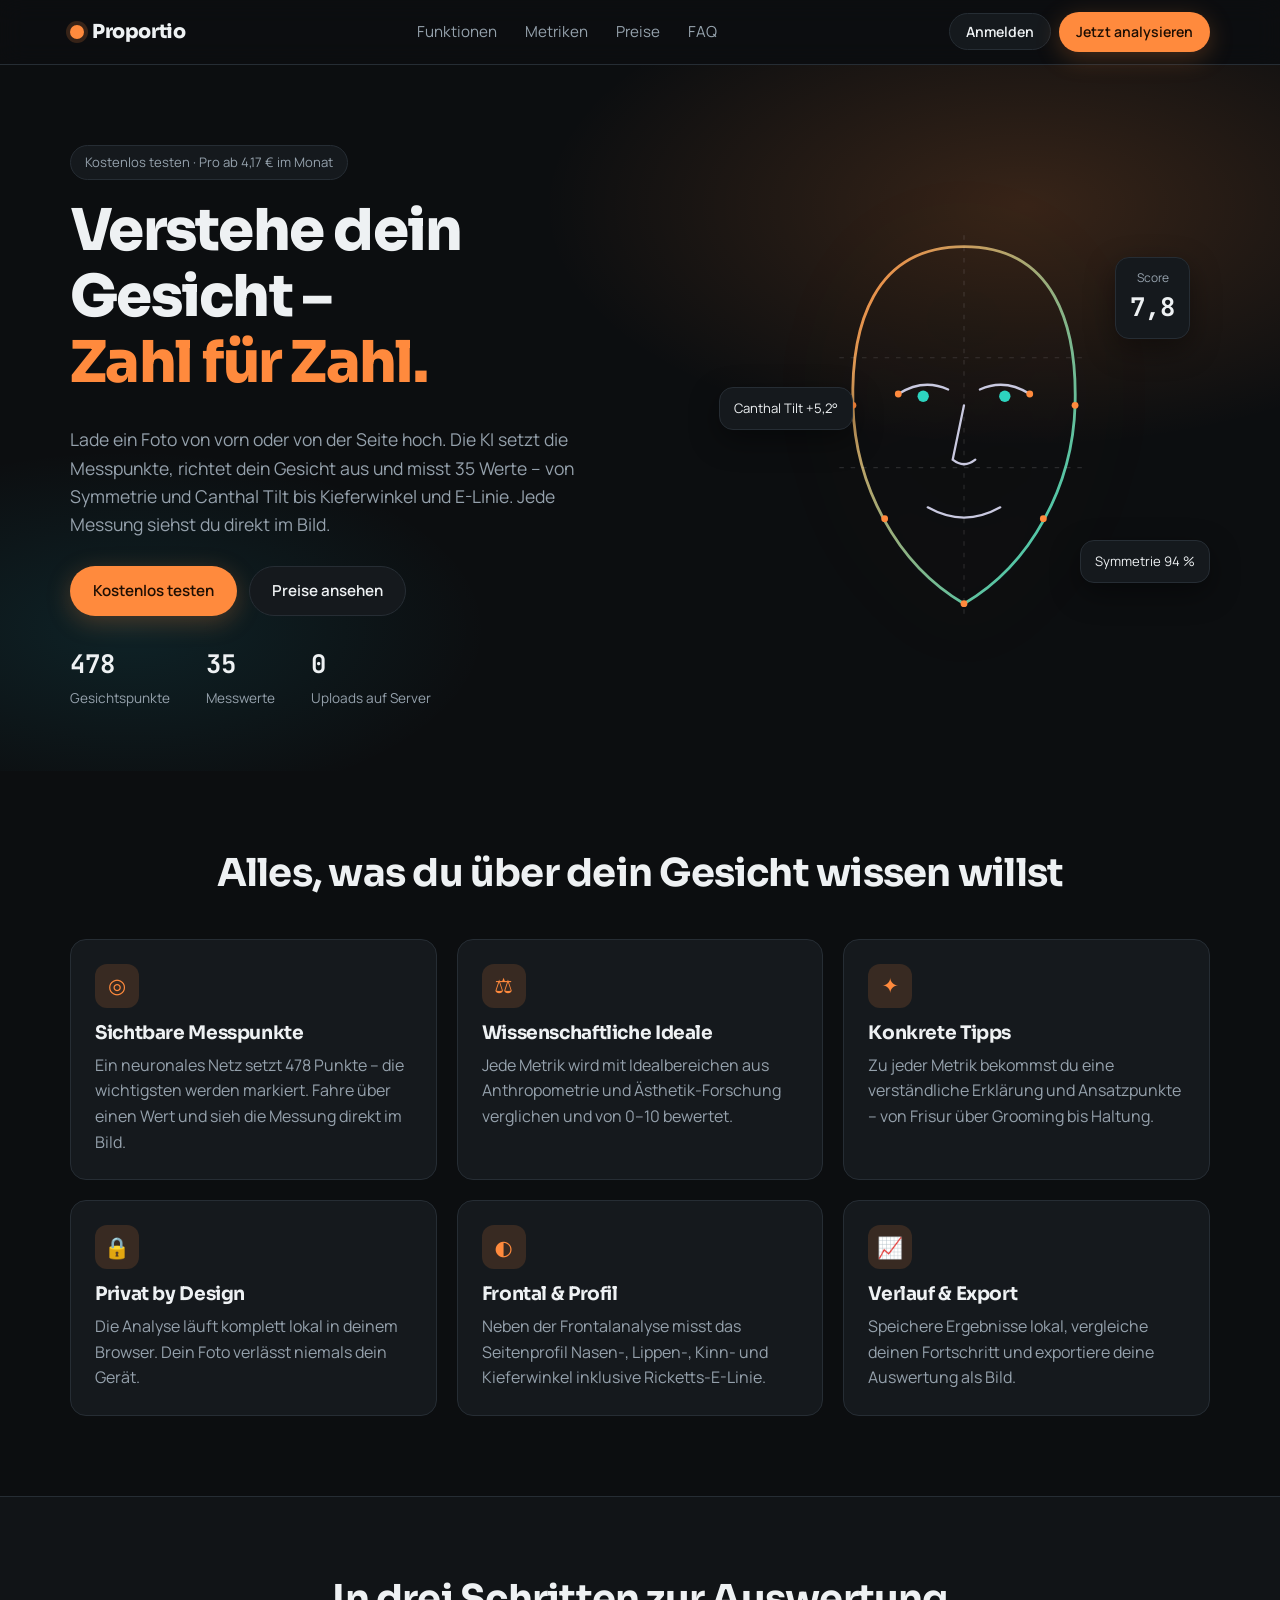
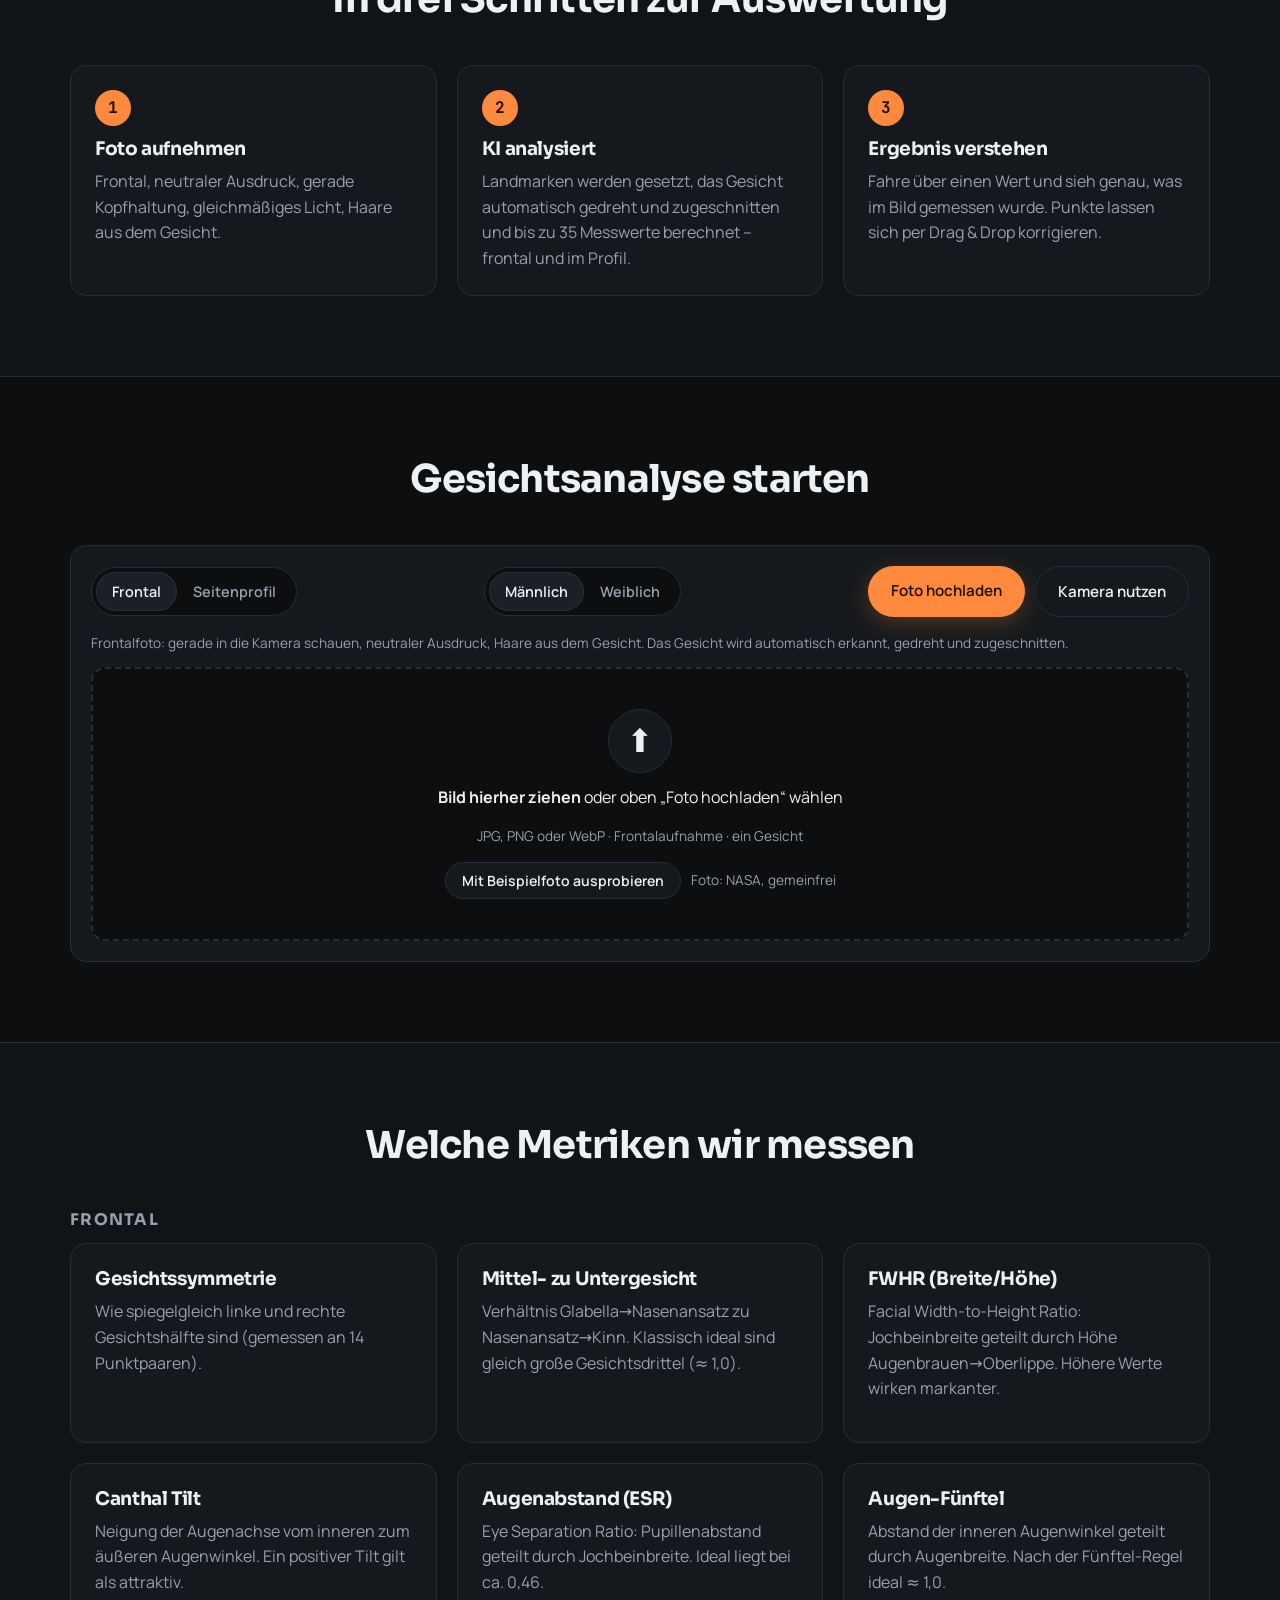
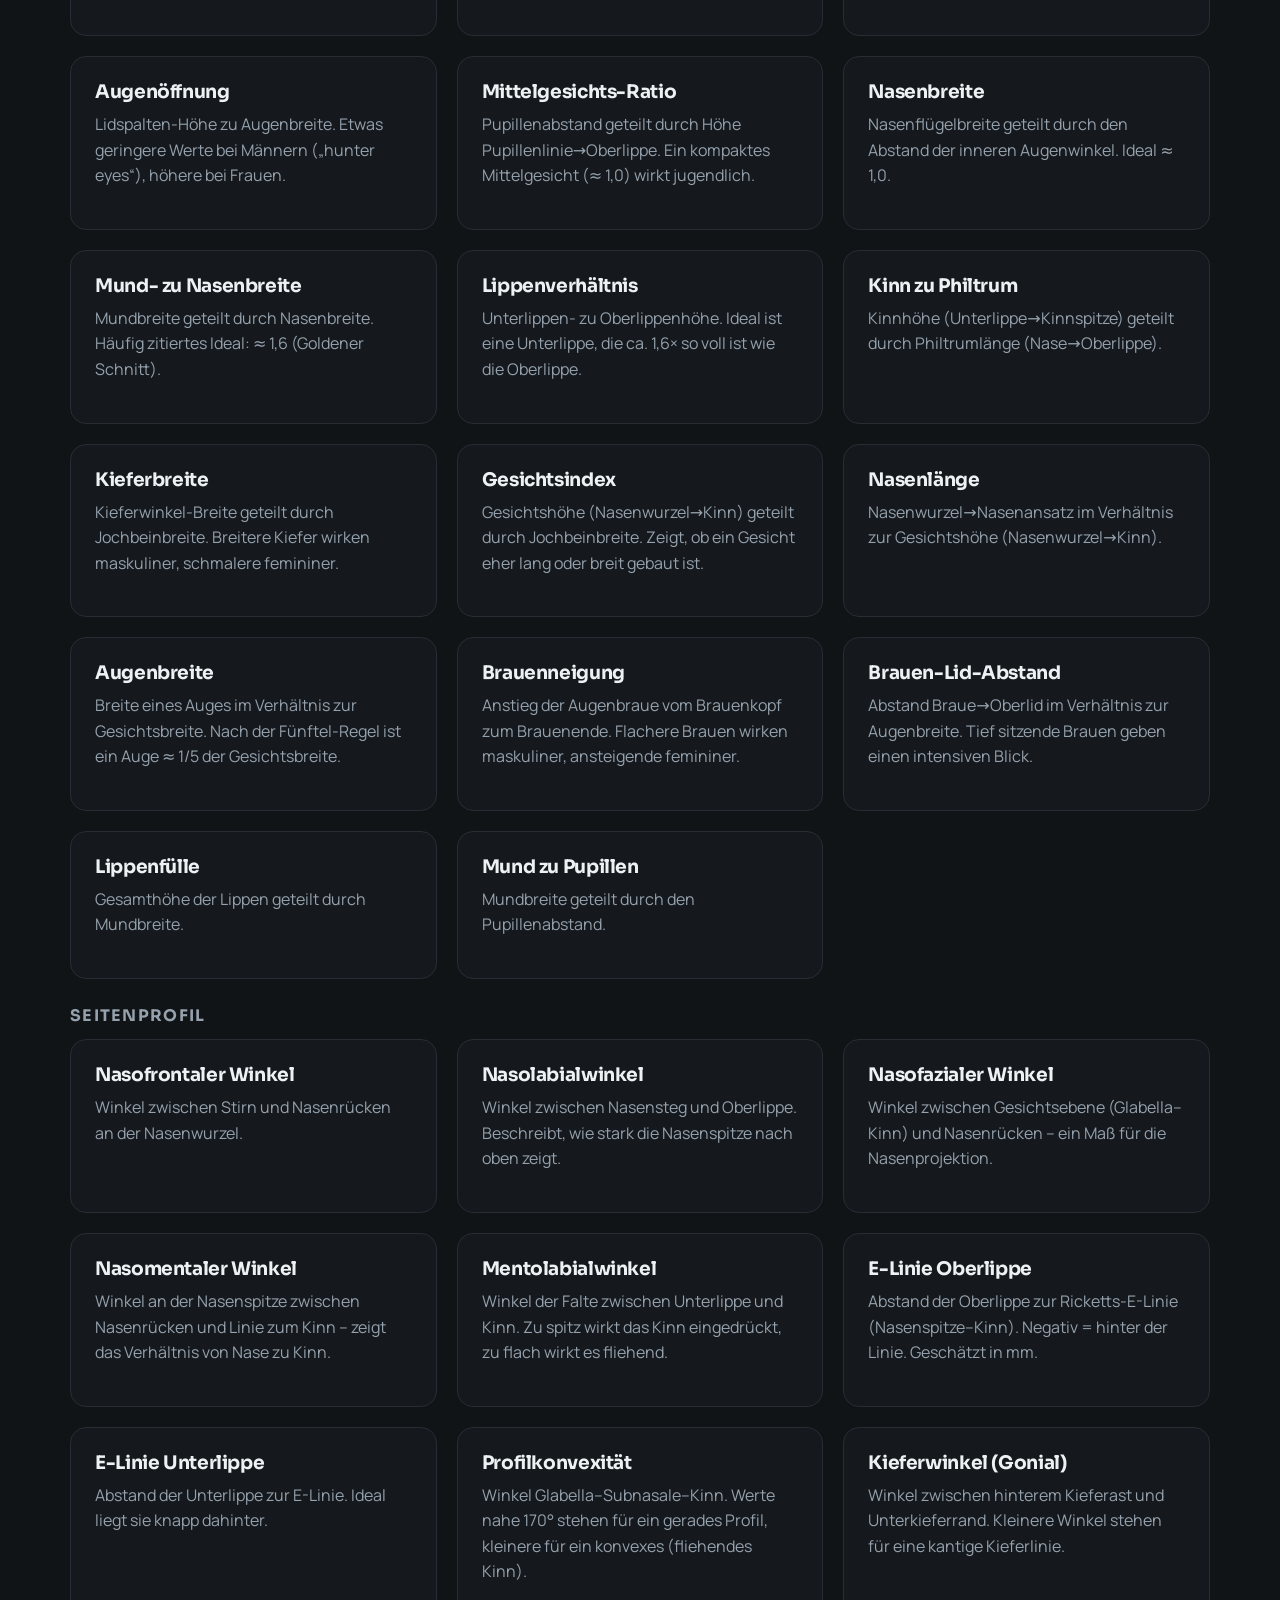
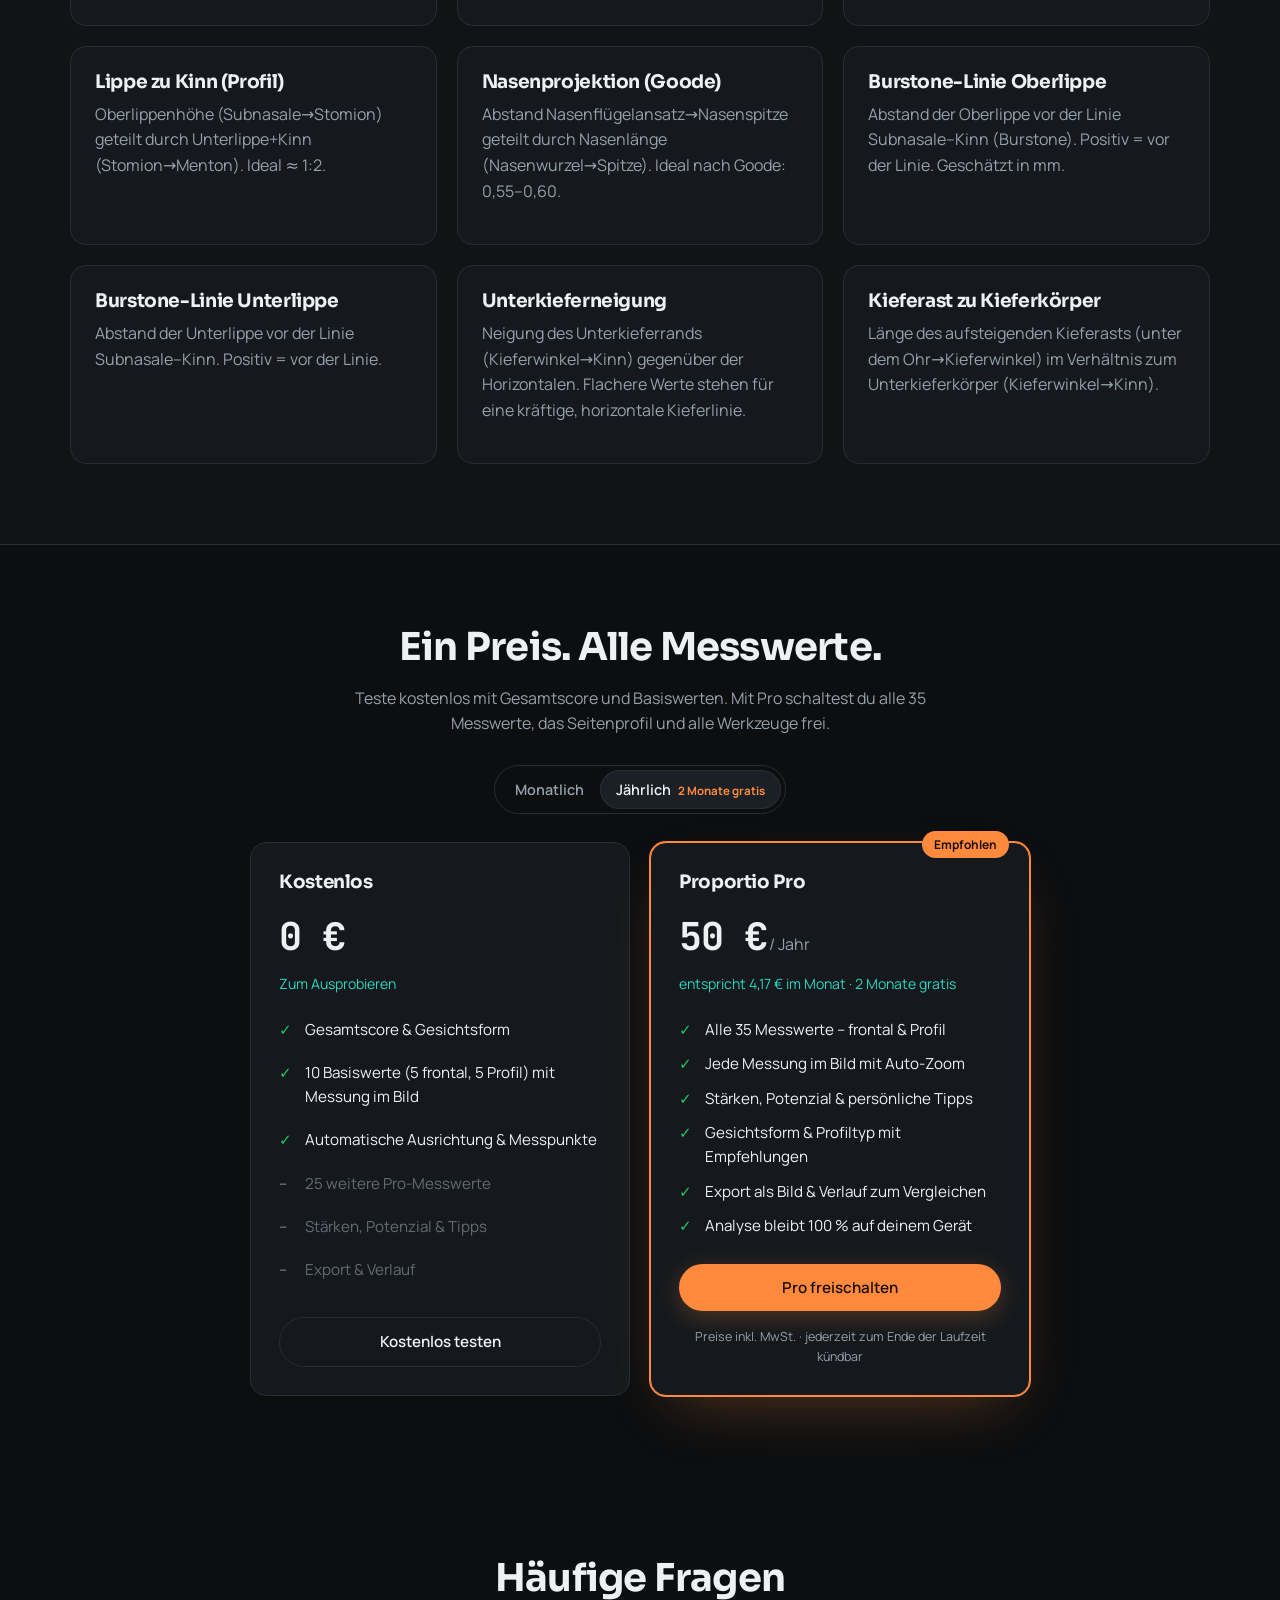
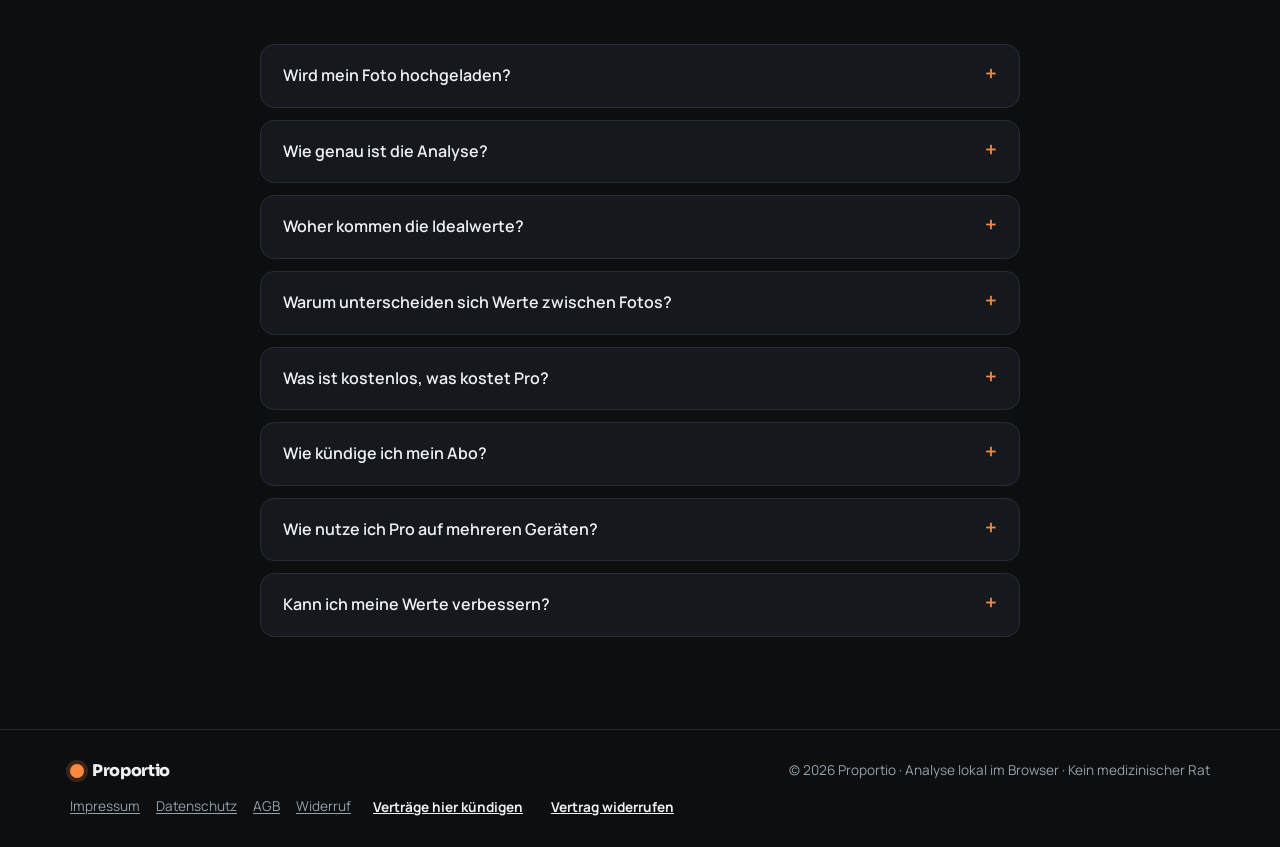
<file: index.html>
<!doctype html>
<html lang="de">
<head>
  <meta charset="utf-8" />
  <meta name="viewport" content="width=device-width, initial-scale=1" />
  <title>Proportio Gesichtsanalyse</title>
  <meta name="description" content="Analysiere deine Gesichtsproportionen mit KI: Symmetrie, Gesichtsdrittel, Canthal Tilt, FWHR und mehr – direkt im Browser, ohne Upload." />
  <link rel="preload" href="assets/fonts/sora.woff2" as="font" type="font/woff2" crossorigin />
  <link rel="preload" href="assets/fonts/manrope.woff2" as="font" type="font/woff2" crossorigin />
  <link rel="stylesheet" href="assets/fonts.css" />
  <link rel="stylesheet" href="styles.css" />
  <link rel="icon" href="data:image/svg+xml,%3Csvg xmlns='http://www.w3.org/2000/svg' viewBox='0 0 32 32'%3E%3Ccircle cx='16' cy='16' r='14' fill='%23ff8a3d'/%3E%3Cpath d='M10 13h4M18 13h4M12 21q4 3 8 0' stroke='white' stroke-width='2' fill='none' stroke-linecap='round'/%3E%3C/svg%3E" />
</head>
<body>
  <header class="nav">
    <div class="container nav-inner">
      <a class="logo" href="#top"><span class="logo-dot"></span>Proportio</a>
      <nav class="nav-links">
        <a href="#features">Funktionen</a>
        <a href="#metrics">Metriken</a>
        <a href="#pricing">Preise</a>
        <a href="#faq">FAQ</a>
      </nav>
      <div class="nav-actions">
        <button class="btn btn-ghost btn-sm" id="accountBtn" type="button">Anmelden</button>
        <a class="btn btn-primary btn-sm" href="#analyze">Jetzt analysieren</a>
      </div>
    </div>
  </header>

  <main id="top">
    <!-- HERO -->
    <section class="hero">
      <div class="container hero-grid">
        <div>
          <span class="pill">Kostenlos testen · Pro ab 4,17 € im Monat</span>
          <h1>Verstehe dein Gesicht – <span class="grad">Zahl für Zahl.</span></h1>
          <p class="lead">Lade ein Foto von vorn oder von der Seite hoch. Die KI setzt die Messpunkte, richtet dein Gesicht aus und misst 35 Werte – von Symmetrie und Canthal Tilt bis Kieferwinkel und E-Linie. Jede Messung siehst du direkt im Bild.</p>
          <div class="hero-cta">
            <a class="btn btn-primary" href="#analyze">Kostenlos testen</a>
            <a class="btn btn-ghost" href="#pricing">Preise ansehen</a>
          </div>
          <ul class="hero-stats">
            <li><strong>478</strong><span>Gesichtspunkte</span></li>
            <li><strong>35</strong><span>Messwerte</span></li>
            <li><strong>0</strong><span>Uploads auf Server</span></li>
          </ul>
        </div>
        <div class="hero-visual" aria-hidden="true">
          <svg viewBox="0 0 300 360" class="face-svg">
            <defs>
              <linearGradient id="g1" x1="0" y1="0" x2="1" y2="1">
                <stop offset="0" stop-color="#ff8a3d"/><stop offset="1" stop-color="#2dd4bf"/>
              </linearGradient>
            </defs>
            <path d="M150 20 C 70 20 50 90 52 160 C 54 230 90 300 150 335 C 210 300 246 230 248 160 C 250 90 230 20 150 20 Z" fill="none" stroke="url(#g1)" stroke-width="2.5"/>
            <line x1="40" y1="118" x2="260" y2="118" class="guide"/>
            <line x1="40" y1="215" x2="260" y2="215" class="guide"/>
            <line x1="150" y1="10" x2="150" y2="350" class="guide"/>
            <path d="M92 150 q 22 -14 44 -4" class="feat"/><path d="M164 146 q 22 -10 44 4" class="feat"/>
            <circle cx="114" cy="152" r="5" class="dot"/><circle cx="186" cy="152" r="5" class="dot"/>
            <path d="M150 160 L 140 208 Q 150 216 160 208" class="feat"/>
            <path d="M118 250 Q 150 268 182 250" class="feat"/>
            <g class="pts">
              <circle cx="52" cy="160" r="3"/><circle cx="248" cy="160" r="3"/><circle cx="150" cy="335" r="3"/>
              <circle cx="80" cy="260" r="3"/><circle cx="220" cy="260" r="3"/><circle cx="92" cy="150" r="3"/><circle cx="208" cy="150" r="3"/>
            </g>
          </svg>
          <div class="score-chip"><span>Score</span><strong>7,8</strong></div>
          <div class="tag-chip t1">Canthal Tilt +5,2°</div>
          <div class="tag-chip t2">Symmetrie 94 %</div>
        </div>
      </div>
    </section>

    <!-- FEATURES -->
    <section id="features" class="section">
      <div class="container">
        <h2 class="section-title">Alles, was du über dein Gesicht wissen willst</h2>
        <div class="grid-3">
          <article class="card feature"><div class="ico">◎</div><h3>Sichtbare Messpunkte</h3><p>Ein neuronales Netz setzt 478 Punkte – die wichtigsten werden markiert. Fahre über einen Wert und sieh die Messung direkt im Bild.</p></article>
          <article class="card feature"><div class="ico">⚖</div><h3>Wissenschaftliche Ideale</h3><p>Jede Metrik wird mit Idealbereichen aus Anthropometrie und Ästhetik-Forschung verglichen und von 0–10 bewertet.</p></article>
          <article class="card feature"><div class="ico">✦</div><h3>Konkrete Tipps</h3><p>Zu jeder Metrik bekommst du eine verständliche Erklärung und Ansatzpunkte – von Frisur über Grooming bis Haltung.</p></article>
          <article class="card feature"><div class="ico">🔒</div><h3>Privat by Design</h3><p>Die Analyse läuft komplett lokal in deinem Browser. Dein Foto verlässt niemals dein Gerät.</p></article>
          <article class="card feature"><div class="ico">◐</div><h3>Frontal &amp; Profil</h3><p>Neben der Frontalanalyse misst das Seitenprofil Nasen-, Lippen-, Kinn- und Kieferwinkel inklusive Ricketts-E-Linie.</p></article>
          <article class="card feature"><div class="ico">📈</div><h3>Verlauf & Export</h3><p>Speichere Ergebnisse lokal, vergleiche deinen Fortschritt und exportiere deine Auswertung als Bild.</p></article>
        </div>
      </div>
    </section>

    <!-- HOW -->
    <section id="how" class="section alt">
      <div class="container">
        <h2 class="section-title">In drei Schritten zur Auswertung</h2>
        <ol class="steps">
          <li class="card"><span class="step-n">1</span><h3>Foto aufnehmen</h3><p>Frontal, neutraler Ausdruck, gerade Kopfhaltung, gleichmäßiges Licht, Haare aus dem Gesicht.</p></li>
          <li class="card"><span class="step-n">2</span><h3>KI analysiert</h3><p>Landmarken werden gesetzt, das Gesicht automatisch gedreht und zugeschnitten und bis zu 35 Messwerte berechnet – frontal und im Profil.</p></li>
          <li class="card"><span class="step-n">3</span><h3>Ergebnis verstehen</h3><p>Fahre über einen Wert und sieh genau, was im Bild gemessen wurde. Punkte lassen sich per Drag &amp; Drop korrigieren.</p></li>
        </ol>
      </div>
    </section>

    <!-- ANALYZER -->
    <section id="analyze" class="section">
      <div class="container">
        <h2 class="section-title">Gesichtsanalyse starten</h2>
        <div class="analyzer card">
          <div class="analyzer-controls">
            <div class="seg" id="modeSeg" role="radiogroup" aria-label="Ansicht">
              <button class="seg-btn active" data-mode="front" role="radio" aria-checked="true">Frontal</button>
              <button class="seg-btn" data-mode="side" role="radio" aria-checked="false">Seitenprofil</button>
            </div>
            <div class="seg" id="sexSeg" role="radiogroup" aria-label="Geschlecht für Idealwerte">
              <button class="seg-btn active" data-sex="m" role="radio" aria-checked="true">Männlich</button>
              <button class="seg-btn" data-sex="f" role="radio" aria-checked="false">Weiblich</button>
            </div>
            <div class="analyzer-actions">
              <label class="btn btn-primary">
                Foto hochladen
                <input id="fileInput" type="file" accept="image/*" hidden />
              </label>
              <button id="camBtn" class="btn btn-ghost">Kamera nutzen</button>
            </div>
          </div>
          <p class="mode-hint muted small" id="modeHint"></p>

          <div id="dropZone" class="dropzone">
            <div class="dz-empty" id="dzEmpty">
              <div class="dz-icon">⬆</div>
              <p><strong>Bild hierher ziehen</strong> oder oben „Foto hochladen“ wählen</p>
              <p class="muted small" id="dzSub">JPG, PNG oder WebP · Frontalaufnahme · ein Gesicht</p>
              <div class="sample-row" id="sampleRow"><button class="btn btn-ghost btn-sm" id="sampleBtn" type="button">Mit Beispielfoto ausprobieren</button><span class="muted small">Foto: NASA, gemeinfrei</span></div>
            </div>
            <video id="video" playsinline muted hidden></video>
          </div>
          <div class="cam-bar" id="camBar" hidden>
            <button id="snapBtn" class="btn btn-primary">Foto aufnehmen</button>
            <button id="camStop" class="btn btn-ghost">Abbrechen</button>
          </div>
          <p class="error" id="errorMsg" hidden></p>
        </div>

        <!-- WORKSPACE -->
        <div id="workspace" class="workspace" hidden>
          <div class="viewer-col">
            <div class="viewer card">
              <div class="place-bar" id="placeBar" hidden>
                <div class="place-text"><span class="place-step" id="placeStep">1/12</span><div><strong id="placeTitle"></strong><span id="placeHint"></span></div></div>
                <button class="btn btn-ghost btn-sm" id="placeBack">Zurück</button>
              </div>
              <div class="canvas-wrap">
                <canvas id="canvas" width="900" height="1125"></canvas>
                <div class="stage-overlay" id="loader" hidden><div class="spinner"></div><p id="loaderText">KI-Modell wird geladen…</p></div>
              </div>
              <div class="viewer-caption" id="caption"></div>
              <div class="viewer-tools">
                <label><input type="checkbox" id="tglAlign" checked /> Auto-Ausrichtung</label>
                <label><input type="checkbox" id="tglZoom" checked /> Auto-Zoom</label>
                <label id="meshLabel"><input type="checkbox" id="tglMesh" checked /> Gesichtsnetz</label>
                <label><input type="checkbox" id="tglPts" checked /> Punkte</label>
                <button class="link-btn" id="replaceBtn">Punkte neu setzen</button>
              </div>
            </div>
          </div>

          <div class="results-col" id="results" hidden>
            <div class="results-head card">
              <div class="ring-wrap">
                <svg viewBox="0 0 120 120" class="ring">
                  <circle cx="60" cy="60" r="52" class="ring-bg"/>
                  <circle cx="60" cy="60" r="52" class="ring-fg" id="ringFg"/>
                </svg>
                <div class="ring-label"><strong id="overallScore">–</strong><span>/ 10</span></div>
              </div>
              <div class="results-summary">
                <h3 id="tierLabel">–</h3>
                <p id="summaryText" class="muted"></p>
                <div class="shape-chip" id="shapeChip"></div>
                <div class="sub-scores" id="subScores"></div>
                <div class="results-actions">
                  <button class="btn btn-primary btn-sm" id="saveBtn">Im Verlauf speichern</button>
                  <button class="btn btn-ghost btn-sm" id="exportBtn">Als Bild exportieren</button>
                </div>
              </div>
            </div>
            <div class="tabs" role="tablist" id="tabs"></div>
            <div class="metrics-grid" id="metricsGrid"></div>
            <div class="insights" id="insights">
              <div class="card insight"><h3><span class="dot good"></span>Deine Stärken</h3><ul id="strengthList"></ul></div>
              <div class="card insight"><h3><span class="dot warn"></span>Dein Potenzial</h3><ul id="tipsList"></ul></div>
            </div>
            <p class="disclaimer">Hinweis: Proportio liefert eine geometrische Auswertung auf Basis eines 2D-Fotos. Kamerawinkel, Brennweite, Licht und Mimik beeinflussen die Werte. Attraktivität ist subjektiv und lässt sich nicht auf Zahlen reduzieren – nutze die Ergebnisse als Orientierung, nicht als Urteil.</p>
          </div>
        </div>

        <div id="history" class="card history" hidden>
          <div class="history-head"><h3>Dein Verlauf</h3><button class="link-btn" id="clearHistory">Löschen</button></div>
          <div class="history-list" id="historyList"></div>
        </div>
      </div>
    </section>

    <!-- METRICS EXPLAINED -->
    <section id="metrics" class="section alt">
      <div class="container">
        <h2 class="section-title">Welche Metriken wir messen</h2>
        <h3 class="info-group">Frontal</h3>
        <div class="grid-3" id="metricInfo"></div>
        <h3 class="info-group">Seitenprofil</h3>
        <div class="grid-3" id="metricInfoSide"></div>
      </div>
    </section>

    <!-- PREISE -->
    <section id="pricing" class="section">
      <div class="container">
        <h2 class="section-title">Ein Preis. Alle Messwerte.</h2>
        <p class="section-sub muted">Teste kostenlos mit Gesamtscore und Basiswerten. Mit Pro schaltest du alle 35 Messwerte, das Seitenprofil und alle Werkzeuge frei.</p>
        <div class="billing-toggle seg" role="radiogroup" aria-label="Abrechnung">
          <button class="seg-btn" data-billing="monthly" role="radio" aria-checked="false">Monatlich</button>
          <button class="seg-btn active" data-billing="yearly" role="radio" aria-checked="true">Jährlich <span class="save-tag">2 Monate gratis</span></button>
        </div>
        <div class="plans">
          <article class="card plan">
            <h3>Kostenlos</h3>
            <p class="plan-price"><strong>0 €</strong></p>
            <p class="plan-note muted">Zum Ausprobieren</p>
            <ul class="plan-list">
              <li>Gesamtscore &amp; Gesichtsform</li>
              <li>10 Basiswerte (5 frontal, 5 Profil) mit Messung im Bild</li>
              <li>Automatische Ausrichtung &amp; Messpunkte</li>
              <li class="off">25 weitere Pro-Messwerte</li>
              <li class="off">Stärken, Potenzial &amp; Tipps</li>
              <li class="off">Export &amp; Verlauf</li>
            </ul>
            <a class="btn btn-ghost plan-cta" href="#analyze">Kostenlos testen</a>
          </article>
          <article class="card plan plan-pro">
            <span class="plan-badge">Empfohlen</span>
            <h3>Proportio Pro</h3>
            <p class="plan-price"><strong data-price></strong><span data-period></span></p>
            <p class="plan-note" data-price-note></p>
            <ul class="plan-list">
              <li>Alle 35 Messwerte – frontal &amp; Profil</li>
              <li>Jede Messung im Bild mit Auto-Zoom</li>
              <li>Stärken, Potenzial &amp; persönliche Tipps</li>
              <li>Gesichtsform &amp; Profiltyp mit Empfehlungen</li>
              <li>Export als Bild &amp; Verlauf zum Vergleichen</li>
              <li>Analyse bleibt 100 % auf deinem Gerät</li>
            </ul>
            <button class="btn btn-primary plan-cta" type="button" data-open-paywall>Pro freischalten</button>
            <p class="plan-fine muted">Preise inkl. MwSt. · jederzeit zum Ende der Laufzeit kündbar</p>
          </article>
        </div>
      </div>
    </section>

    <!-- FAQ -->
    <section id="faq" class="section">
      <div class="container narrow">
        <h2 class="section-title">Häufige Fragen</h2>
        <details class="faq"><summary>Wird mein Foto hochgeladen?</summary><p>Nein. Das KI-Modell wird einmalig in deinen Browser geladen; die komplette Analyse läuft lokal auf deinem Gerät. Gespeicherte Verläufe liegen nur im lokalen Speicher deines Browsers.</p></details>
        <details class="faq"><summary>Wie genau ist die Analyse?</summary><p>Die Landmarkenerkennung ist sehr präzise, aber ein Foto ist eine 2D-Projektion. Weitwinkel-Selfies verzerren z. B. Nase und Gesichtsbreite. Für die besten Ergebnisse: Kamera auf Augenhöhe, ca. 1–1,5 m Abstand, leicht gezoomt.</p></details>
        <details class="faq"><summary>Woher kommen die Idealwerte?</summary><p>Aus der anthropometrischen und ästhetischen Literatur (u. a. neoklassische Kanons, Studien zu FWHR, Canthal Tilt und Mittelgesichtsproportionen). Sie beschreiben statistische Tendenzen – keine Regeln.</p></details>
        <details class="faq"><summary>Warum unterscheiden sich Werte zwischen Fotos?</summary><p>Kopfneigung, Mimik, Linsenverzerrung und Licht verändern die gemessenen Abstände. Vergleiche am besten Fotos, die unter gleichen Bedingungen entstanden sind.</p></details>
        <details class="faq"><summary>Was ist kostenlos, was kostet Pro?</summary><p>Kostenlos siehst du deinen Gesamtscore, deine Gesichtsform bzw. deinen Profiltyp und je 5 Basiswerte frontal und im Profil. Pro kostet 5 € im Monat oder 50 € im Jahr und schaltet alle 35 Messwerte, Stärken &amp; Potenzial, Tipps, Export und Verlauf frei.</p></details>
        <details class="faq"><summary>Wie kündige ich mein Abo?</summary><p>Jederzeit mit wenigen Klicks über „Verträge hier kündigen“ im Fußbereich oder in deinem Konto. Das Abo läuft bis zum Ende der bezahlten Laufzeit weiter und verlängert sich dann nicht mehr.</p></details>
        <details class="faq"><summary>Wie nutze ich Pro auf mehreren Geräten?</summary><p>Nach dem Kauf erhältst du einen Zugangsschlüssel per E-Mail. Gib ihn auf jedem Gerät unter „Anmelden“ ein.</p></details>
        <details class="faq"><summary>Kann ich meine Werte verbessern?</summary><p>Manche Werte sind knöchern festgelegt, andere werden durch Körperfettanteil, Grooming (Augenbrauen, Bart), Frisur, Haltung und Hautpflege sichtbar beeinflusst. Die Tipps zeigen dir, wo der größte Hebel liegt.</p></details>
      </div>
    </section>
  </main>

  <footer class="footer">
    <div class="container footer-inner">
      <span class="logo small"><span class="logo-dot"></span>Proportio</span>
      <span class="muted small">© <span id="year"></span> Proportio · Analyse lokal im Browser · Kein medizinischer Rat</span>
      <nav class="footer-links">
        <a href="impressum.html">Impressum</a>
        <a href="datenschutz.html">Datenschutz</a>
        <a href="agb.html">AGB</a>
        <a href="widerruf.html">Widerruf</a>
        <button class="link-btn" type="button" id="cancelLink">Verträge hier kündigen</button>
        <button class="link-btn" type="button" id="withdrawLink">Vertrag widerrufen</button>
      </nav>
    </div>
  </footer>

  <div class="modal" id="exportModal" hidden>
    <div class="modal-box card">
      <img id="exportImg" alt="Exportierte Auswertung" />
      <p class="muted small">Falls der Download nicht startet: Bild gedrückt halten bzw. Rechtsklick → „Bild speichern“.</p>
      <div class="results-actions"><a class="btn btn-primary btn-sm" id="exportLink" href="#">PNG herunterladen</a><button class="btn btn-ghost btn-sm" id="exportClose">Schließen</button></div>
    </div>
  </div>

  <!-- PAYWALL -->
  <div class="modal" id="paywall" hidden>
    <div class="modal-box card pay-box" role="dialog" aria-modal="true" aria-labelledby="pwTitle">
      <button class="modal-x" type="button" data-close aria-label="Schließen">×</button>
      <div class="test-banner" data-demo-only>Testmodus – es wird kein Geld abgebucht</div>
      <h3 id="pwTitle">Proportio Pro freischalten</h3>
      <p class="muted" id="pwReason">Alle 35 Messwerte, jede Messung im Bild und deine persönlichen Tipps.</p>
      <div class="pw-plans">
        <label class="pw-plan"><input type="radio" name="pwPlan" value="yearly" checked /><span><strong>Jährlich</strong><em data-price-y></em><small>entspricht <span data-price-ym></span> im Monat · 2 Monate gratis</small></span></label>
        <label class="pw-plan"><input type="radio" name="pwPlan" value="monthly" /><span><strong>Monatlich</strong><em data-price-m></em><small>monatlich kündbar</small></span></label>
      </div>
      <form id="checkoutForm" class="checkout" novalidate>
        <div data-demo-only class="checkout-demo">
          <label>E-Mail<input id="coEmail" type="email" autocomplete="email" placeholder="du@beispiel.de" required /></label>
          <label>Kartennummer (Test)<input id="coCard" value="4242 4242 4242 4242" inputmode="numeric" readonly /></label>
          <div class="co-row"><label>Gültig bis<input value="12/34" readonly /></label><label>CVC<input value="123" readonly /></label></div>
        </div>
        <label class="consent"><input type="checkbox" id="coConsent" /> <span>Ich möchte, dass der Zugang sofort freigeschaltet wird, und weiß, dass mein Widerrufsrecht damit vorzeitig erlischt.</span></label>
        <p class="co-legal muted small">Mit dem Abschluss akzeptierst du die <a href="agb.html" target="_blank">AGB</a>. Hinweise zum <a href="widerruf.html" target="_blank">Widerrufsrecht</a> und zum <a href="datenschutz.html" target="_blank">Datenschutz</a>. Das Abo verlängert sich automatisch und ist jederzeit zum Ende der Laufzeit kündbar.</p>
        <p class="error" id="coError" hidden></p>
        <button class="btn btn-primary co-submit" id="coSubmit" type="submit">Zahlungspflichtig abonnieren</button>
      </form>
      <button class="link-btn pw-restore" type="button" data-open-license>Schon gekauft? Zugangsschlüssel eingeben</button>
    </div>
  </div>

  <!-- KAUF ERFOLGREICH -->
  <div class="modal" id="successModal" hidden>
    <div class="modal-box card pay-box center" role="dialog" aria-modal="true">
      <div class="success-icon">✓</div>
      <h3>Willkommen bei Proportio Pro</h3>
      <p class="muted">Alle Messwerte sind freigeschaltet. Deinen Zugangsschlüssel bekommst du zusätzlich per E-Mail – damit nutzt du Pro auch auf anderen Geräten.</p>
      <p class="key-box" id="successKey"></p>
      <button class="btn btn-primary" type="button" data-close>Zur Analyse</button>
    </div>
  </div>

  <!-- ZUGANGSSCHLÜSSEL -->
  <div class="modal" id="licenseModal" hidden>
    <div class="modal-box card pay-box" role="dialog" aria-modal="true">
      <button class="modal-x" type="button" data-close aria-label="Schließen">×</button>
      <h3>Anmelden mit Zugangsschlüssel</h3>
      <p class="muted">Den Schlüssel findest du in der Bestätigungs-E-Mail nach deinem Kauf.</p>
      <form id="licenseForm" class="checkout">
        <label>Zugangsschlüssel<input id="licenseInput" autocomplete="off" spellcheck="false" placeholder="XXXXXXXX-XXXX-XXXX-XXXX-XXXXXXXXXXXX" /></label>
        <p class="error" id="licenseError" hidden></p>
        <button class="btn btn-primary" id="licenseSubmit" type="submit">Freischalten</button>
      </form>
      <button class="link-btn" type="button" data-open-paywall>Noch kein Pro? Jetzt abonnieren</button>
    </div>
  </div>

  <!-- KONTO -->
  <div class="modal" id="accountModal" hidden>
    <div class="modal-box card pay-box" role="dialog" aria-modal="true">
      <button class="modal-x" type="button" data-close aria-label="Schließen">×</button>
      <h3>Dein Konto</h3>
      <dl class="acct" id="acctInfo"></dl>
      <div class="acct-actions">
        <button class="btn btn-ghost btn-sm" type="button" id="manageBtn">Abo verwalten oder kündigen</button>
        <button class="link-btn" type="button" id="logoutBtn">Auf diesem Gerät abmelden</button>
      </div>
      <p class="muted small" id="acctNote"></p>
    </div>
  </div>

  <!-- KÜNDIGEN -->
  <div class="modal" id="cancelModal" hidden>
    <div class="modal-box card pay-box" role="dialog" aria-modal="true">
      <button class="modal-x" type="button" data-close aria-label="Schließen">×</button>
      <h3>Vertrag kündigen</h3>
      <p class="muted">Du kannst dein Proportio-Pro-Abo jederzeit zum Ende der laufenden Laufzeit kündigen. Bis dahin bleibt dein Zugang bestehen.</p>
      <div id="cancelBody"></div>
    </div>
  </div>

  <!-- WIDERRUF -->
  <div class="modal" id="withdrawModal" hidden>
    <div class="modal-box card pay-box" role="dialog" aria-modal="true">
      <button class="modal-x" type="button" data-close aria-label="Schließen">×</button>
      <h3>Vertrag widerrufen</h3>
      <p class="muted">Innerhalb von 14 Tagen nach Vertragsschluss kannst du ohne Angabe von Gründen widerrufen (sofern das Widerrufsrecht nicht vorzeitig erloschen ist – siehe <a href="widerruf.html" target="_blank">Widerrufsbelehrung</a>).</p>
      <form id="withdrawForm" class="checkout">
        <label>Name<input id="wdName" autocomplete="name" required /></label>
        <label>E-Mail-Adresse des Kaufs<input id="wdEmail" type="email" autocomplete="email" required /></label>
        <label>Bestellnummer oder Zugangsschlüssel<input id="wdRef" autocomplete="off" /></label>
        <p class="error" id="wdError" hidden></p>
        <button class="btn btn-primary" type="submit">Widerruf bestätigen</button>
      </form>
      <div id="wdDone" hidden></div>
    </div>
  </div>

  <div class="toast" id="toast" role="status" hidden></div>

  <script src="config.js"></script>
  <script type="module" src="app.js"></script>
</body>
</html>
</file>
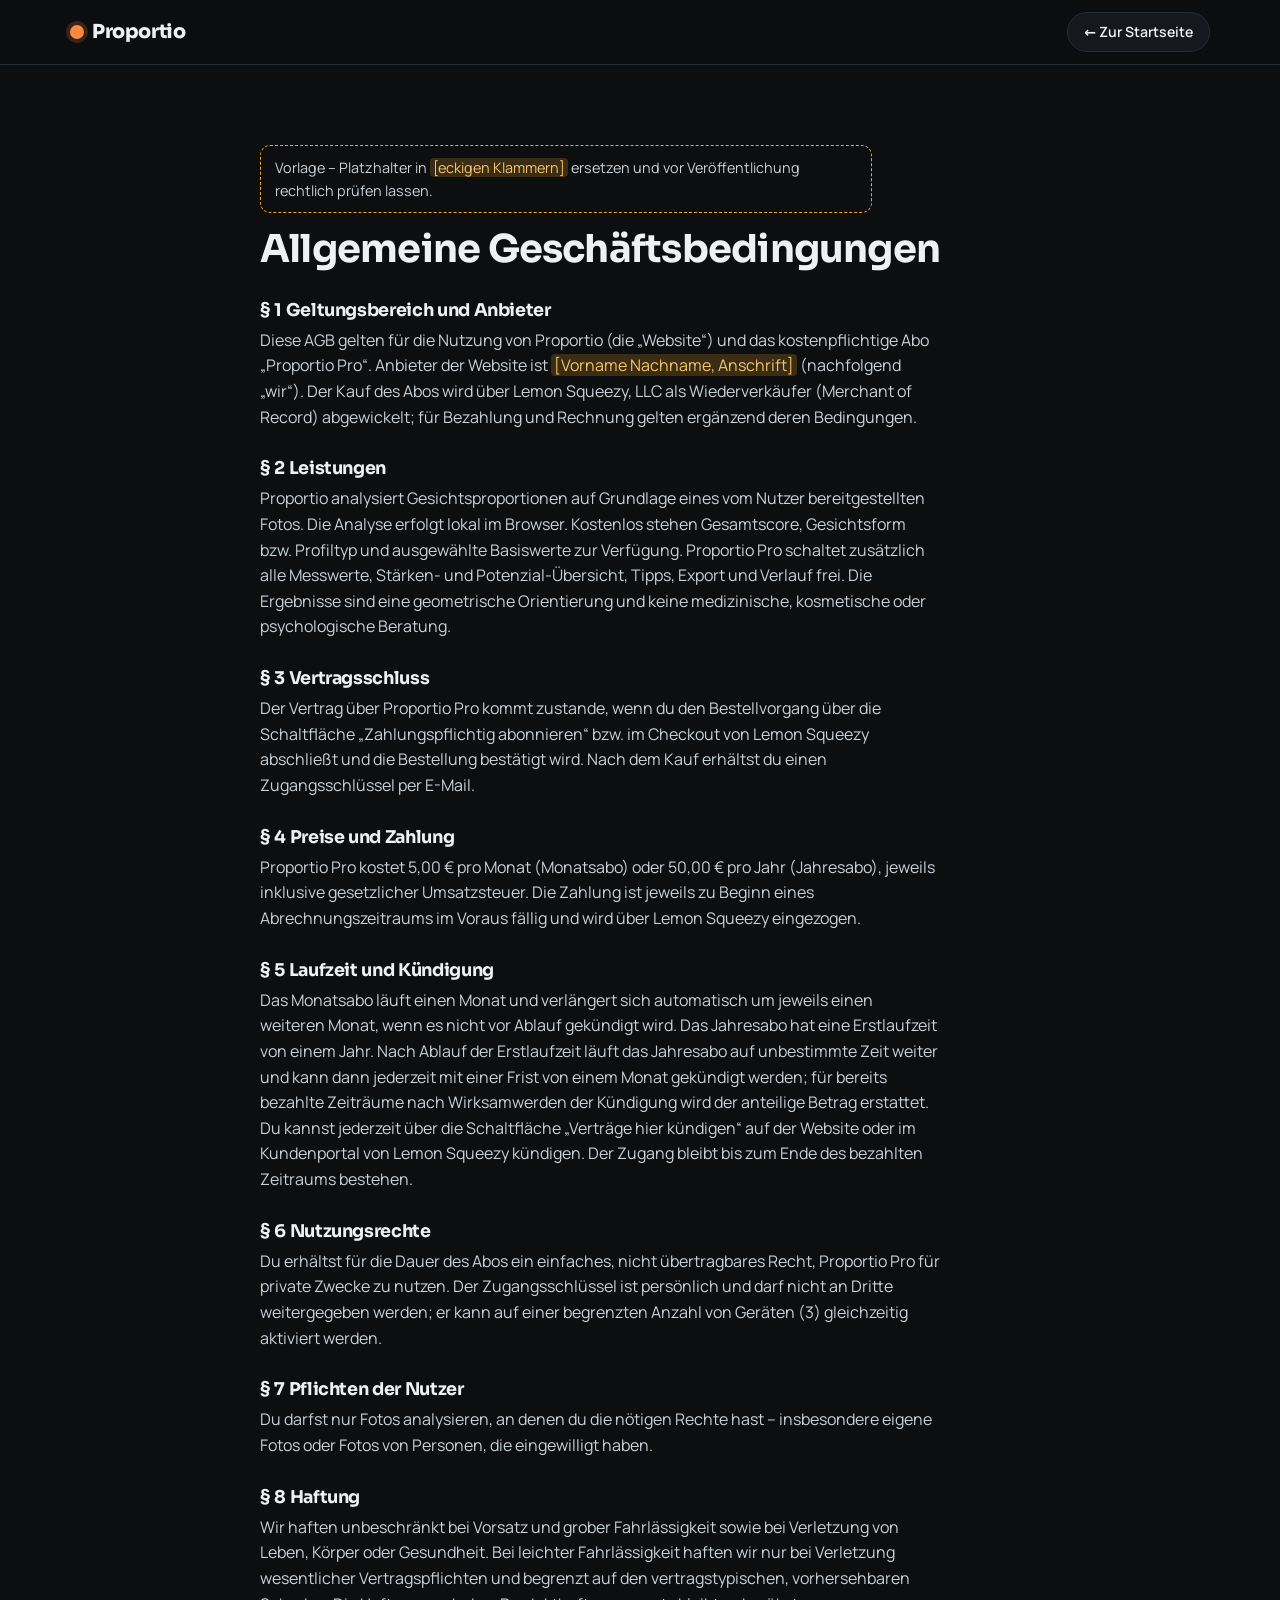
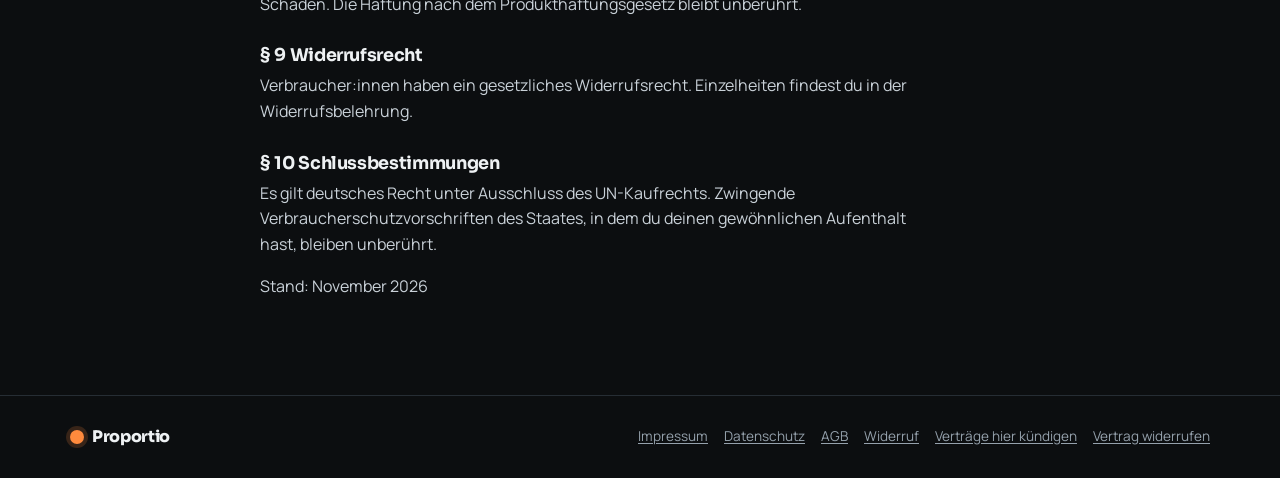
<file: agb.html>
<!doctype html>
<html lang="de">
<head>
  <meta charset="utf-8" />
  <meta name="viewport" content="width=device-width, initial-scale=1" />
  <title>Allgemeine Geschäftsbedingungen – Proportio</title>
  <meta name="robots" content="noindex" />
  <link rel="stylesheet" href="assets/fonts.css" />
  <link rel="stylesheet" href="styles.css" />
  <link rel="icon" href="data:image/svg+xml,%3Csvg xmlns='http://www.w3.org/2000/svg' viewBox='0 0 32 32'%3E%3Ccircle cx='16' cy='16' r='14' fill='%23ff8a3d'/%3E%3Cpath d='M10 13h4M18 13h4M12 21q4 3 8 0' stroke='white' stroke-width='2' fill='none' stroke-linecap='round'/%3E%3C/svg%3E" />
</head>
<body>
  <header class="nav">
    <div class="container nav-inner">
      <a class="logo" href="index.html"><span class="logo-dot"></span>Proportio</a>
      <a class="btn btn-ghost btn-sm" href="index.html">← Zur Startseite</a>
    </div>
  </header>
  <main class="section legal">
    <div class="container narrow">
      <p class="legal-draft">Vorlage – Platzhalter in <mark>[eckigen Klammern]</mark> ersetzen und vor Veröffentlichung rechtlich prüfen lassen.</p>
      <h1>Allgemeine Geschäftsbedingungen</h1>

      <h2>§ 1 Geltungsbereich und Anbieter</h2>
      <p>Diese AGB gelten für die Nutzung von Proportio (die „Website“) und das kostenpflichtige Abo „Proportio Pro“. Anbieter der Website ist <mark>[Vorname Nachname, Anschrift]</mark> (nachfolgend „wir“). Der Kauf des Abos wird über Lemon Squeezy, LLC als Wiederverkäufer (Merchant of Record) abgewickelt; für Bezahlung und Rechnung gelten ergänzend deren Bedingungen.</p>
      <h2>§ 2 Leistungen</h2>
      <p>Proportio analysiert Gesichtsproportionen auf Grundlage eines vom Nutzer bereitgestellten Fotos. Die Analyse erfolgt lokal im Browser. Kostenlos stehen Gesamtscore, Gesichtsform bzw. Profiltyp und ausgewählte Basiswerte zur Verfügung. Proportio Pro schaltet zusätzlich alle Messwerte, Stärken- und Potenzial-Übersicht, Tipps, Export und Verlauf frei. Die Ergebnisse sind eine geometrische Orientierung und keine medizinische, kosmetische oder psychologische Beratung.</p>
      <h2>§ 3 Vertragsschluss</h2>
      <p>Der Vertrag über Proportio Pro kommt zustande, wenn du den Bestellvorgang über die Schaltfläche „Zahlungspflichtig abonnieren“ bzw. im Checkout von Lemon Squeezy abschließt und die Bestellung bestätigt wird. Nach dem Kauf erhältst du einen Zugangsschlüssel per E-Mail.</p>
      <h2>§ 4 Preise und Zahlung</h2>
      <p>Proportio Pro kostet 5,00 € pro Monat (Monatsabo) oder 50,00 € pro Jahr (Jahresabo), jeweils inklusive gesetzlicher Umsatzsteuer. Die Zahlung ist jeweils zu Beginn eines Abrechnungszeitraums im Voraus fällig und wird über Lemon Squeezy eingezogen.</p>
      <h2>§ 5 Laufzeit und Kündigung</h2>
      <p>Das Monatsabo läuft einen Monat und verlängert sich automatisch um jeweils einen weiteren Monat, wenn es nicht vor Ablauf gekündigt wird. Das Jahresabo hat eine Erstlaufzeit von einem Jahr. Nach Ablauf der Erstlaufzeit läuft das Jahresabo auf unbestimmte Zeit weiter und kann dann jederzeit mit einer Frist von einem Monat gekündigt werden; für bereits bezahlte Zeiträume nach Wirksamwerden der Kündigung wird der anteilige Betrag erstattet. Du kannst jederzeit über die Schaltfläche „Verträge hier kündigen“ auf der Website oder im Kundenportal von Lemon Squeezy kündigen. Der Zugang bleibt bis zum Ende des bezahlten Zeitraums bestehen.</p>
      <h2>§ 6 Nutzungsrechte</h2>
      <p>Du erhältst für die Dauer des Abos ein einfaches, nicht übertragbares Recht, Proportio Pro für private Zwecke zu nutzen. Der Zugangsschlüssel ist persönlich und darf nicht an Dritte weitergegeben werden; er kann auf einer begrenzten Anzahl von Geräten (3) gleichzeitig aktiviert werden.</p>
      <h2>§ 7 Pflichten der Nutzer</h2>
      <p>Du darfst nur Fotos analysieren, an denen du die nötigen Rechte hast – insbesondere eigene Fotos oder Fotos von Personen, die eingewilligt haben.</p>
      <h2>§ 8 Haftung</h2>
      <p>Wir haften unbeschränkt bei Vorsatz und grober Fahrlässigkeit sowie bei Verletzung von Leben, Körper oder Gesundheit. Bei leichter Fahrlässigkeit haften wir nur bei Verletzung wesentlicher Vertragspflichten und begrenzt auf den vertragstypischen, vorhersehbaren Schaden. Die Haftung nach dem Produkthaftungsgesetz bleibt unberührt.</p>
      <h2>§ 9 Widerrufsrecht</h2>
      <p>Verbraucher:innen haben ein gesetzliches Widerrufsrecht. Einzelheiten findest du in der <a href="widerruf.html">Widerrufsbelehrung</a>.</p>
      <h2>§ 10 Schlussbestimmungen</h2>
      <p>Es gilt deutsches Recht unter Ausschluss des UN-Kaufrechts. Zwingende Verbraucherschutzvorschriften des Staates, in dem du deinen gewöhnlichen Aufenthalt hast, bleiben unberührt.</p>
      <p class="muted">Stand: November 2026</p>
    </div>
  </main>
  <footer class="footer">
    <div class="container footer-inner">
      <span class="logo small"><span class="logo-dot"></span>Proportio</span>
      <nav class="footer-links"><a href="impressum.html">Impressum</a><a href="datenschutz.html">Datenschutz</a><a href="agb.html">AGB</a><a href="widerruf.html">Widerruf</a><a href="index.html#kuendigen">Verträge hier kündigen</a><a href="index.html#widerrufen">Vertrag widerrufen</a></nav>
    </div>
  </footer>
</body>
</html>
</file>
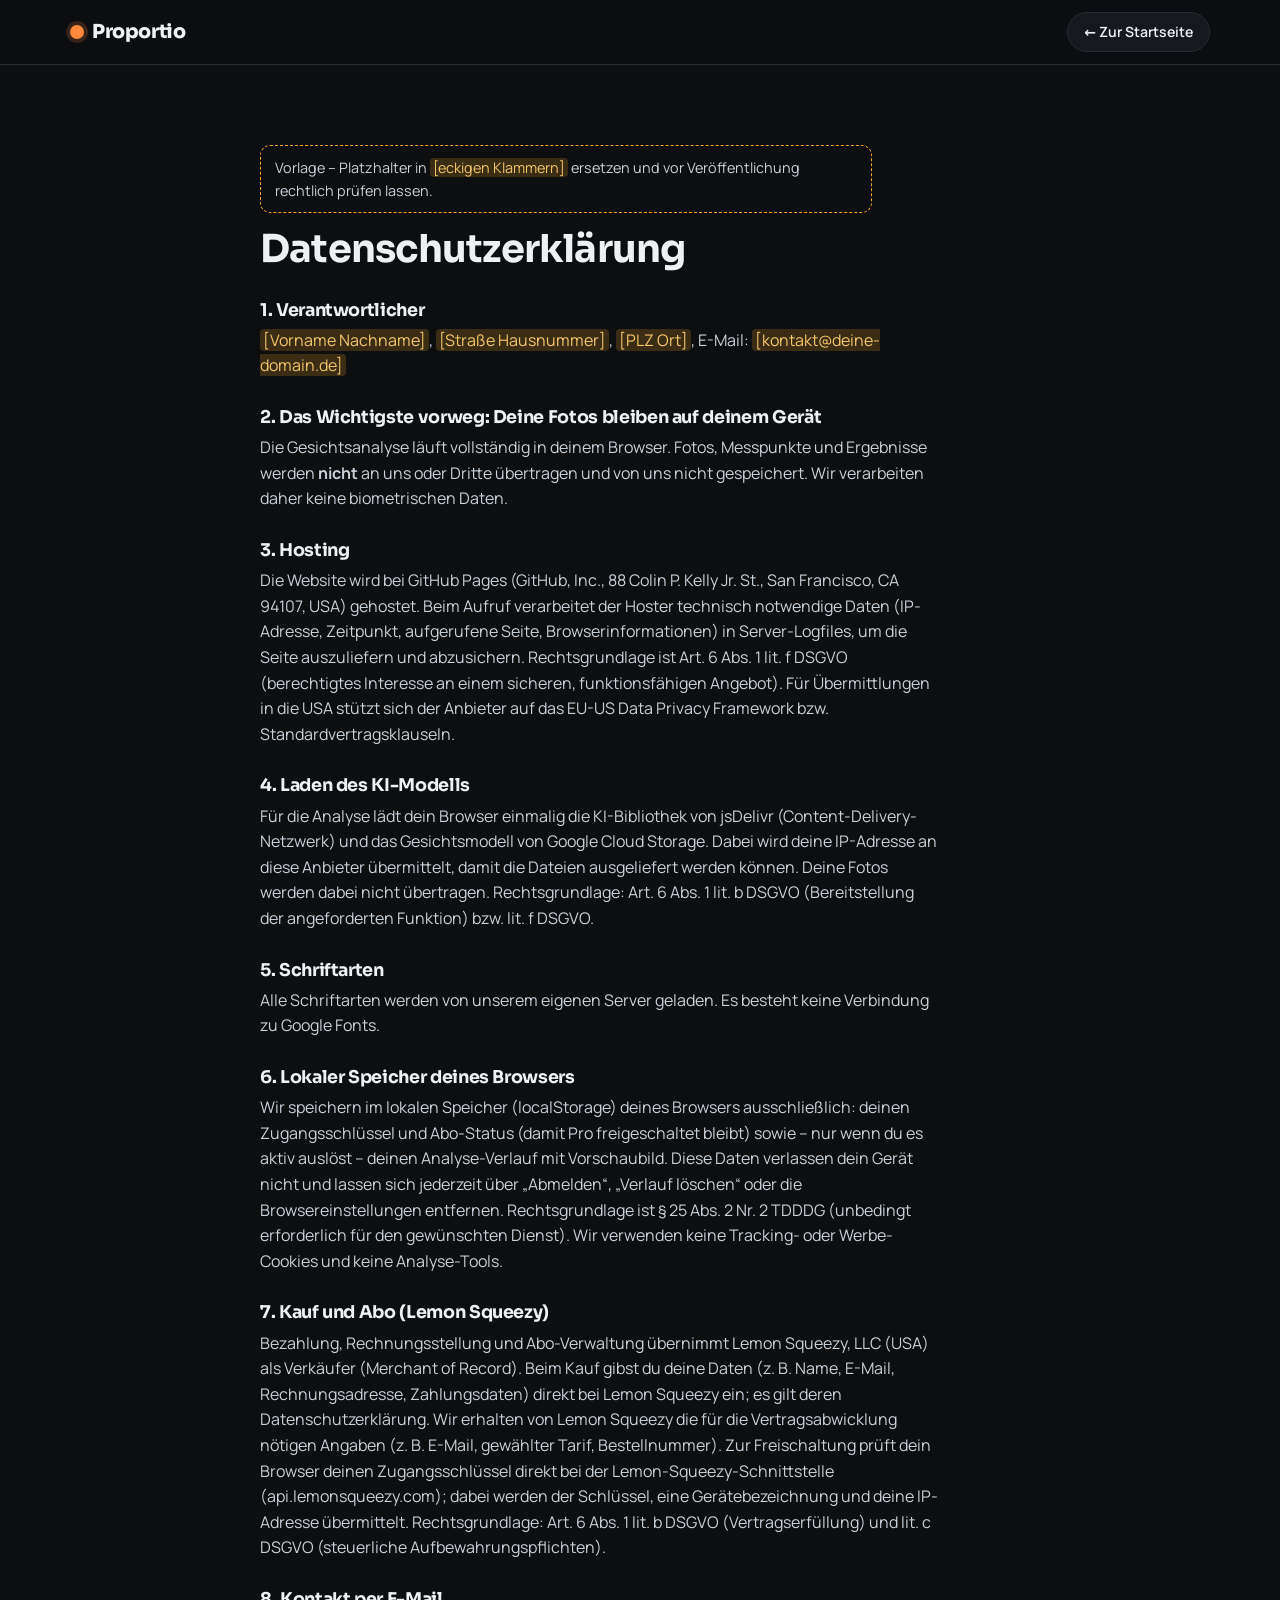
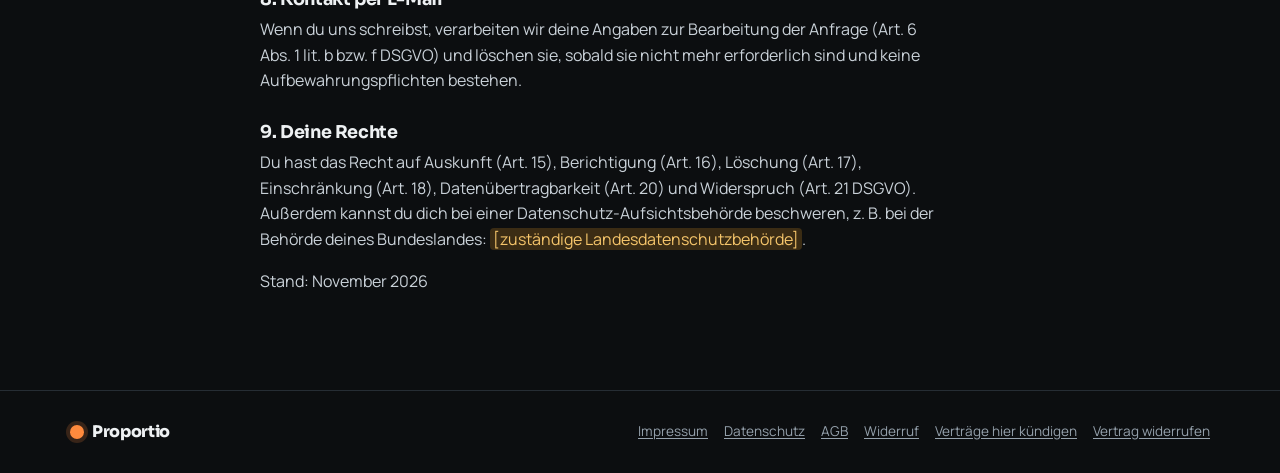
<file: datenschutz.html>
<!doctype html>
<html lang="de">
<head>
  <meta charset="utf-8" />
  <meta name="viewport" content="width=device-width, initial-scale=1" />
  <title>Datenschutzerklärung – Proportio</title>
  <meta name="robots" content="noindex" />
  <link rel="stylesheet" href="assets/fonts.css" />
  <link rel="stylesheet" href="styles.css" />
  <link rel="icon" href="data:image/svg+xml,%3Csvg xmlns='http://www.w3.org/2000/svg' viewBox='0 0 32 32'%3E%3Ccircle cx='16' cy='16' r='14' fill='%23ff8a3d'/%3E%3Cpath d='M10 13h4M18 13h4M12 21q4 3 8 0' stroke='white' stroke-width='2' fill='none' stroke-linecap='round'/%3E%3C/svg%3E" />
</head>
<body>
  <header class="nav">
    <div class="container nav-inner">
      <a class="logo" href="index.html"><span class="logo-dot"></span>Proportio</a>
      <a class="btn btn-ghost btn-sm" href="index.html">← Zur Startseite</a>
    </div>
  </header>
  <main class="section legal">
    <div class="container narrow">
      <p class="legal-draft">Vorlage – Platzhalter in <mark>[eckigen Klammern]</mark> ersetzen und vor Veröffentlichung rechtlich prüfen lassen.</p>
      <h1>Datenschutzerklärung</h1>

      <h2>1. Verantwortlicher</h2>
      <p><mark>[Vorname Nachname]</mark>, <mark>[Straße Hausnummer]</mark>, <mark>[PLZ Ort]</mark>, E-Mail: <mark>[kontakt@deine-domain.de]</mark></p>
      <h2>2. Das Wichtigste vorweg: Deine Fotos bleiben auf deinem Gerät</h2>
      <p>Die Gesichtsanalyse läuft vollständig in deinem Browser. Fotos, Messpunkte und Ergebnisse werden <strong>nicht</strong> an uns oder Dritte übertragen und von uns nicht gespeichert. Wir verarbeiten daher keine biometrischen Daten.</p>
      <h2>3. Hosting</h2>
      <p>Die Website wird bei GitHub Pages (GitHub, Inc., 88 Colin P. Kelly Jr. St., San Francisco, CA 94107, USA) gehostet. Beim Aufruf verarbeitet der Hoster technisch notwendige Daten (IP-Adresse, Zeitpunkt, aufgerufene Seite, Browserinformationen) in Server-Logfiles, um die Seite auszuliefern und abzusichern. Rechtsgrundlage ist Art. 6 Abs. 1 lit. f DSGVO (berechtigtes Interesse an einem sicheren, funktionsfähigen Angebot). Für Übermittlungen in die USA stützt sich der Anbieter auf das EU-US Data Privacy Framework bzw. Standardvertragsklauseln.</p>
      <h2>4. Laden des KI-Modells</h2>
      <p>Für die Analyse lädt dein Browser einmalig die KI-Bibliothek von jsDelivr (Content-Delivery-Netzwerk) und das Gesichtsmodell von Google Cloud Storage. Dabei wird deine IP-Adresse an diese Anbieter übermittelt, damit die Dateien ausgeliefert werden können. Deine Fotos werden dabei nicht übertragen. Rechtsgrundlage: Art. 6 Abs. 1 lit. b DSGVO (Bereitstellung der angeforderten Funktion) bzw. lit. f DSGVO.</p>
      <h2>5. Schriftarten</h2>
      <p>Alle Schriftarten werden von unserem eigenen Server geladen. Es besteht keine Verbindung zu Google Fonts.</p>
      <h2>6. Lokaler Speicher deines Browsers</h2>
      <p>Wir speichern im lokalen Speicher (localStorage) deines Browsers ausschließlich: deinen Zugangsschlüssel und Abo-Status (damit Pro freigeschaltet bleibt) sowie – nur wenn du es aktiv auslöst – deinen Analyse-Verlauf mit Vorschaubild. Diese Daten verlassen dein Gerät nicht und lassen sich jederzeit über „Abmelden“, „Verlauf löschen“ oder die Browsereinstellungen entfernen. Rechtsgrundlage ist § 25 Abs. 2 Nr. 2 TDDDG (unbedingt erforderlich für den gewünschten Dienst). Wir verwenden keine Tracking- oder Werbe-Cookies und keine Analyse-Tools.</p>
      <h2>7. Kauf und Abo (Lemon Squeezy)</h2>
      <p>Bezahlung, Rechnungsstellung und Abo-Verwaltung übernimmt Lemon Squeezy, LLC (USA) als Verkäufer (Merchant of Record). Beim Kauf gibst du deine Daten (z. B. Name, E-Mail, Rechnungsadresse, Zahlungsdaten) direkt bei Lemon Squeezy ein; es gilt deren Datenschutzerklärung. Wir erhalten von Lemon Squeezy die für die Vertragsabwicklung nötigen Angaben (z. B. E-Mail, gewählter Tarif, Bestellnummer). Zur Freischaltung prüft dein Browser deinen Zugangsschlüssel direkt bei der Lemon-Squeezy-Schnittstelle (api.lemonsqueezy.com); dabei werden der Schlüssel, eine Gerätebezeichnung und deine IP-Adresse übermittelt. Rechtsgrundlage: Art. 6 Abs. 1 lit. b DSGVO (Vertragserfüllung) und lit. c DSGVO (steuerliche Aufbewahrungspflichten).</p>
      <h2>8. Kontakt per E-Mail</h2>
      <p>Wenn du uns schreibst, verarbeiten wir deine Angaben zur Bearbeitung der Anfrage (Art. 6 Abs. 1 lit. b bzw. f DSGVO) und löschen sie, sobald sie nicht mehr erforderlich sind und keine Aufbewahrungspflichten bestehen.</p>
      <h2>9. Deine Rechte</h2>
      <p>Du hast das Recht auf Auskunft (Art. 15), Berichtigung (Art. 16), Löschung (Art. 17), Einschränkung (Art. 18), Datenübertragbarkeit (Art. 20) und Widerspruch (Art. 21 DSGVO). Außerdem kannst du dich bei einer Datenschutz-Aufsichtsbehörde beschweren, z. B. bei der Behörde deines Bundeslandes: <mark>[zuständige Landesdatenschutzbehörde]</mark>.</p>
      <p class="muted">Stand: November 2026</p>
    </div>
  </main>
  <footer class="footer">
    <div class="container footer-inner">
      <span class="logo small"><span class="logo-dot"></span>Proportio</span>
      <nav class="footer-links"><a href="impressum.html">Impressum</a><a href="datenschutz.html">Datenschutz</a><a href="agb.html">AGB</a><a href="widerruf.html">Widerruf</a><a href="index.html#kuendigen">Verträge hier kündigen</a><a href="index.html#widerrufen">Vertrag widerrufen</a></nav>
    </div>
  </footer>
</body>
</html>
</file>
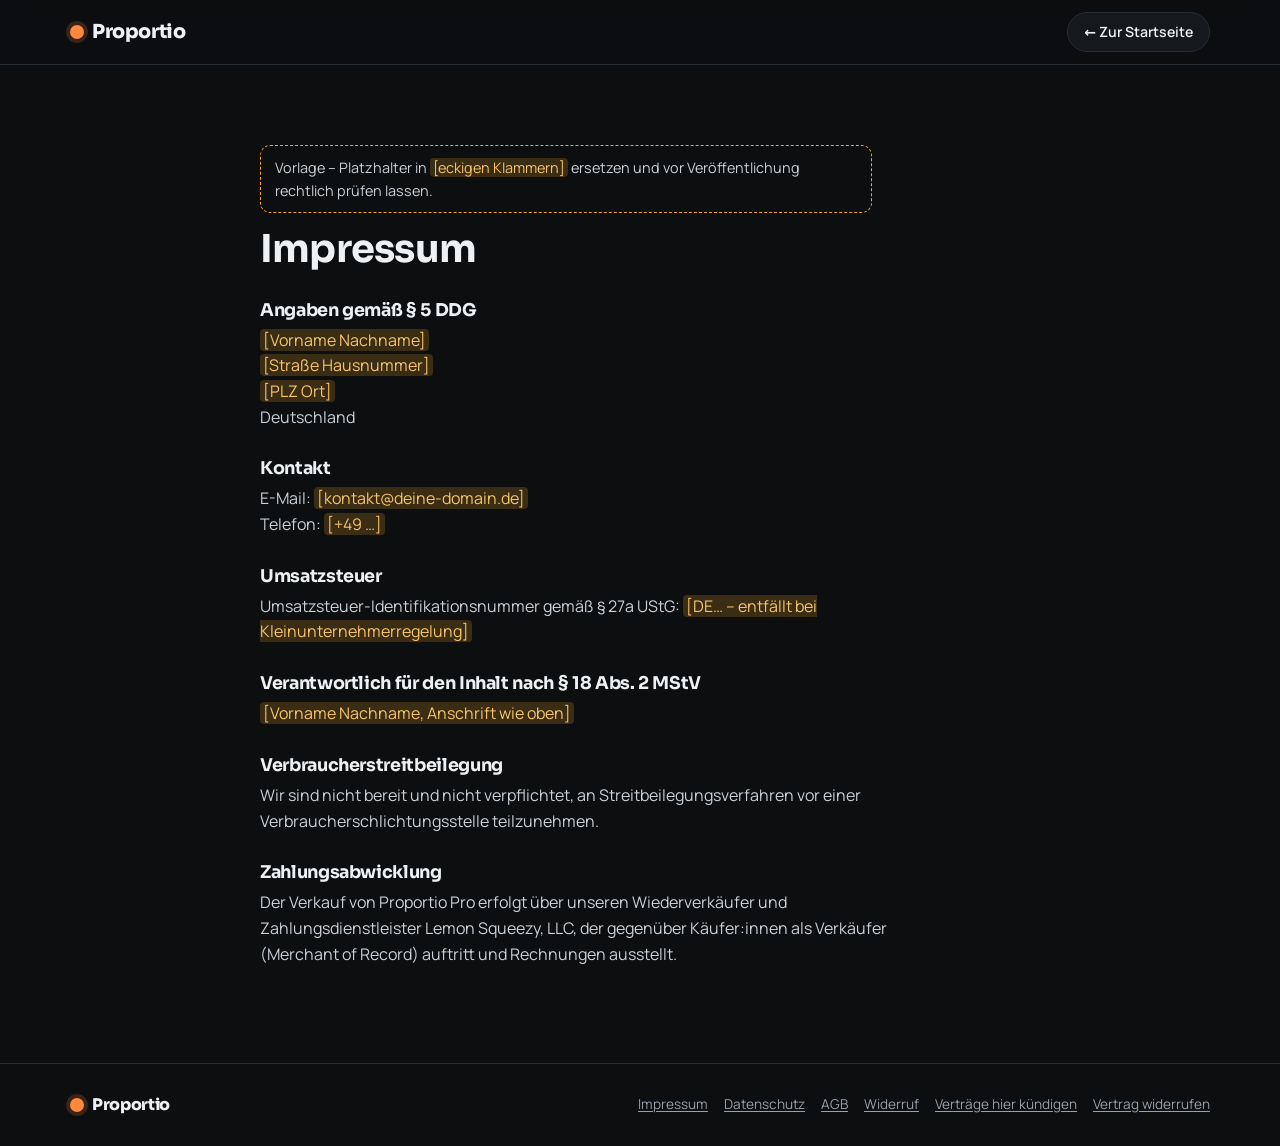
<file: impressum.html>
<!doctype html>
<html lang="de">
<head>
  <meta charset="utf-8" />
  <meta name="viewport" content="width=device-width, initial-scale=1" />
  <title>Impressum – Proportio</title>
  <meta name="robots" content="noindex" />
  <link rel="stylesheet" href="assets/fonts.css" />
  <link rel="stylesheet" href="styles.css" />
  <link rel="icon" href="data:image/svg+xml,%3Csvg xmlns='http://www.w3.org/2000/svg' viewBox='0 0 32 32'%3E%3Ccircle cx='16' cy='16' r='14' fill='%23ff8a3d'/%3E%3Cpath d='M10 13h4M18 13h4M12 21q4 3 8 0' stroke='white' stroke-width='2' fill='none' stroke-linecap='round'/%3E%3C/svg%3E" />
</head>
<body>
  <header class="nav">
    <div class="container nav-inner">
      <a class="logo" href="index.html"><span class="logo-dot"></span>Proportio</a>
      <a class="btn btn-ghost btn-sm" href="index.html">← Zur Startseite</a>
    </div>
  </header>
  <main class="section legal">
    <div class="container narrow">
      <p class="legal-draft">Vorlage – Platzhalter in <mark>[eckigen Klammern]</mark> ersetzen und vor Veröffentlichung rechtlich prüfen lassen.</p>
      <h1>Impressum</h1>

      <h2>Angaben gemäß § 5 DDG</h2>
      <p><mark>[Vorname Nachname]</mark><br /><mark>[Straße Hausnummer]</mark><br /><mark>[PLZ Ort]</mark><br />Deutschland</p>
      <h2>Kontakt</h2>
      <p>E-Mail: <mark>[kontakt@deine-domain.de]</mark><br />Telefon: <mark>[+49 …]</mark></p>
      <h2>Umsatzsteuer</h2>
      <p>Umsatzsteuer-Identifikationsnummer gemäß § 27a UStG: <mark>[DE… – entfällt bei Kleinunternehmerregelung]</mark></p>
      <h2>Verantwortlich für den Inhalt nach § 18 Abs. 2 MStV</h2>
      <p><mark>[Vorname Nachname, Anschrift wie oben]</mark></p>
      <h2>Verbraucherstreitbeilegung</h2>
      <p>Wir sind nicht bereit und nicht verpflichtet, an Streitbeilegungsverfahren vor einer Verbraucherschlichtungsstelle teilzunehmen.</p>
      <h2>Zahlungsabwicklung</h2>
      <p>Der Verkauf von Proportio Pro erfolgt über unseren Wiederverkäufer und Zahlungsdienstleister Lemon Squeezy, LLC, der gegenüber Käufer:innen als Verkäufer (Merchant of Record) auftritt und Rechnungen ausstellt.</p>
    </div>
  </main>
  <footer class="footer">
    <div class="container footer-inner">
      <span class="logo small"><span class="logo-dot"></span>Proportio</span>
      <nav class="footer-links"><a href="impressum.html">Impressum</a><a href="datenschutz.html">Datenschutz</a><a href="agb.html">AGB</a><a href="widerruf.html">Widerruf</a><a href="index.html#kuendigen">Verträge hier kündigen</a><a href="index.html#widerrufen">Vertrag widerrufen</a></nav>
    </div>
  </footer>
</body>
</html>
</file>
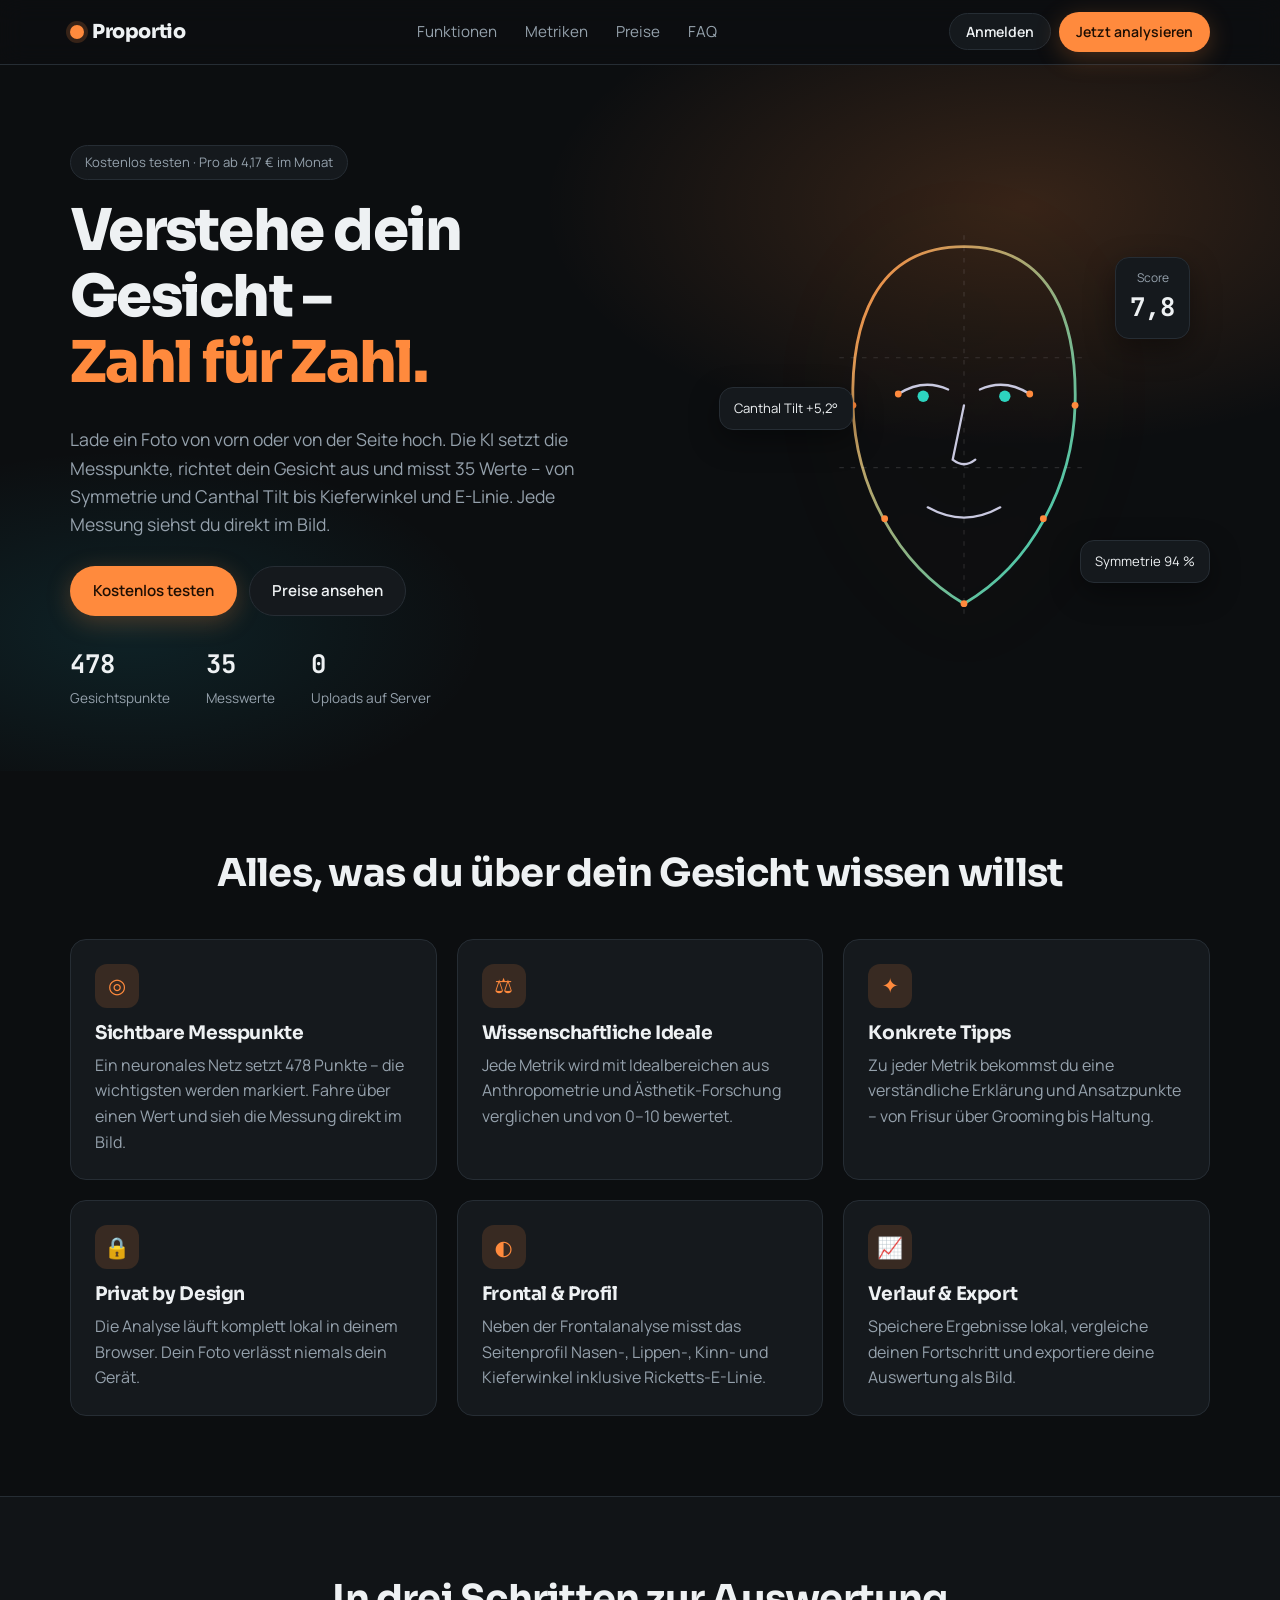
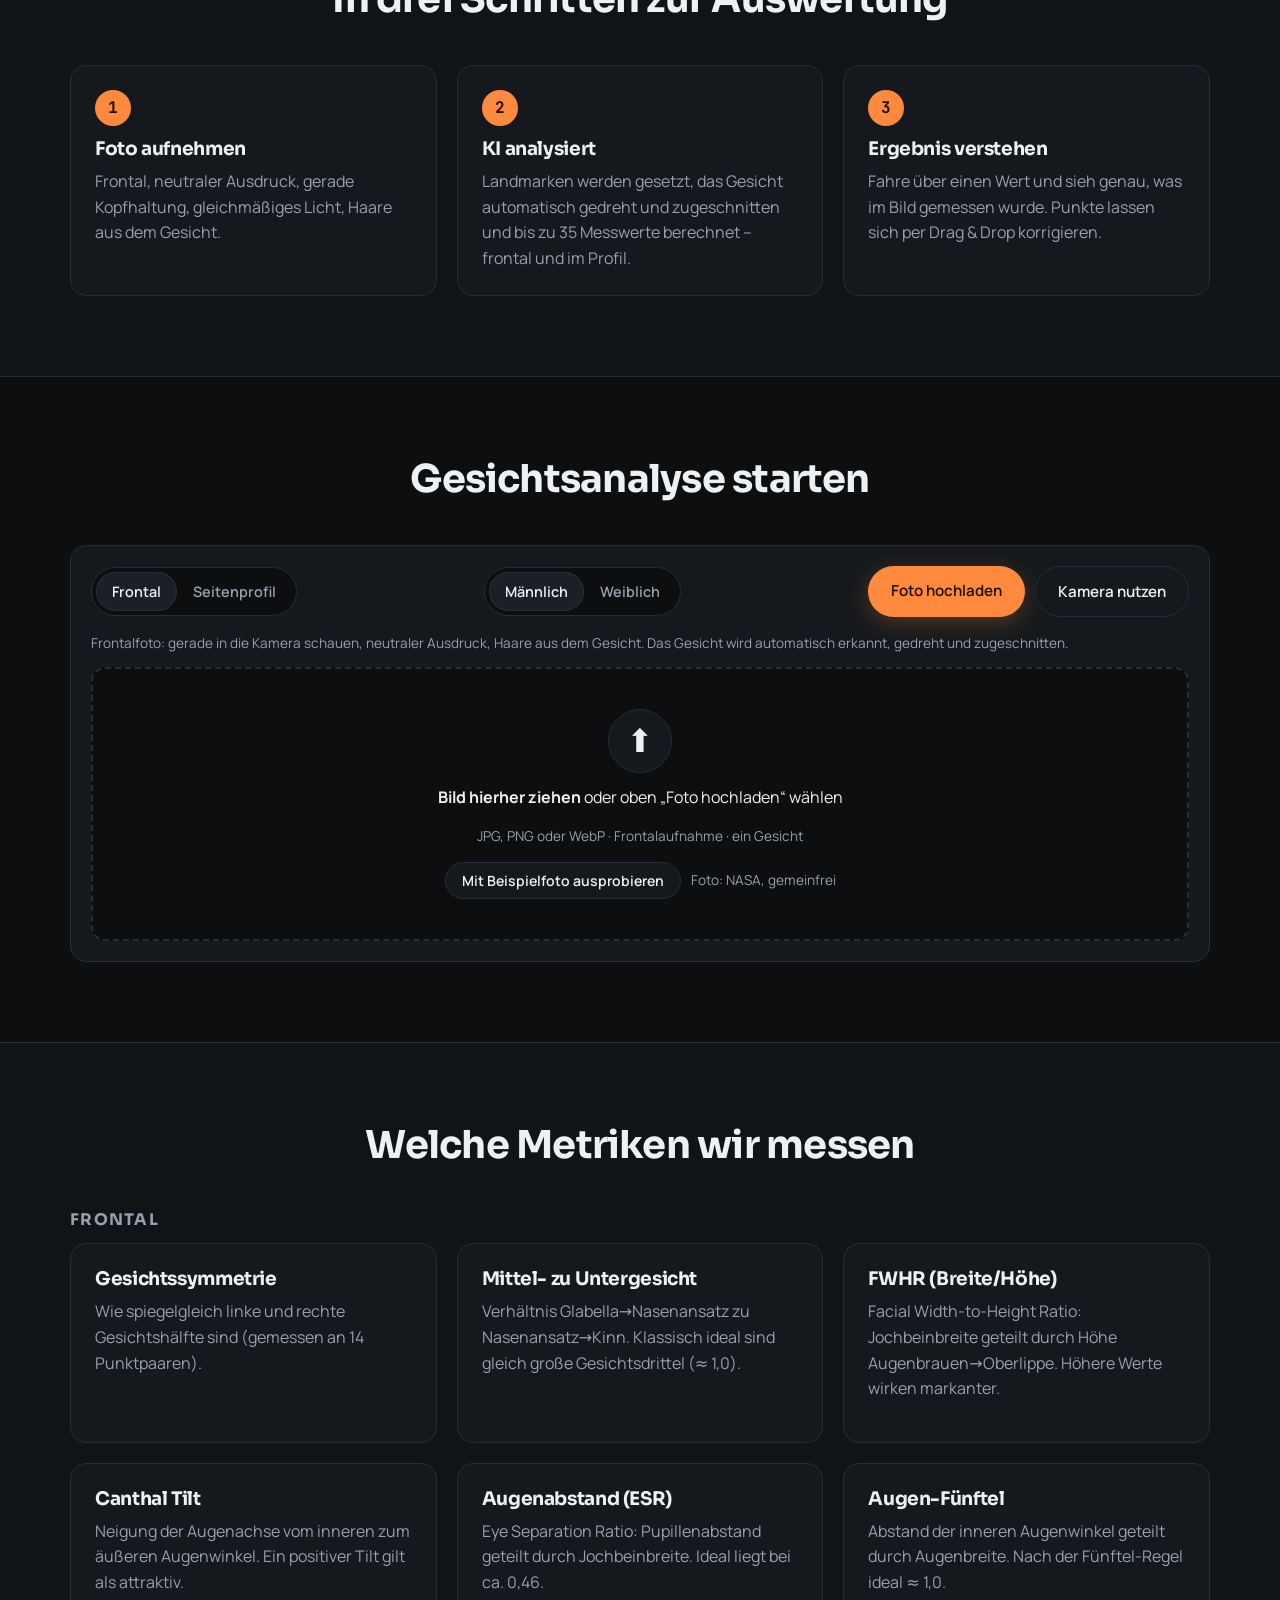
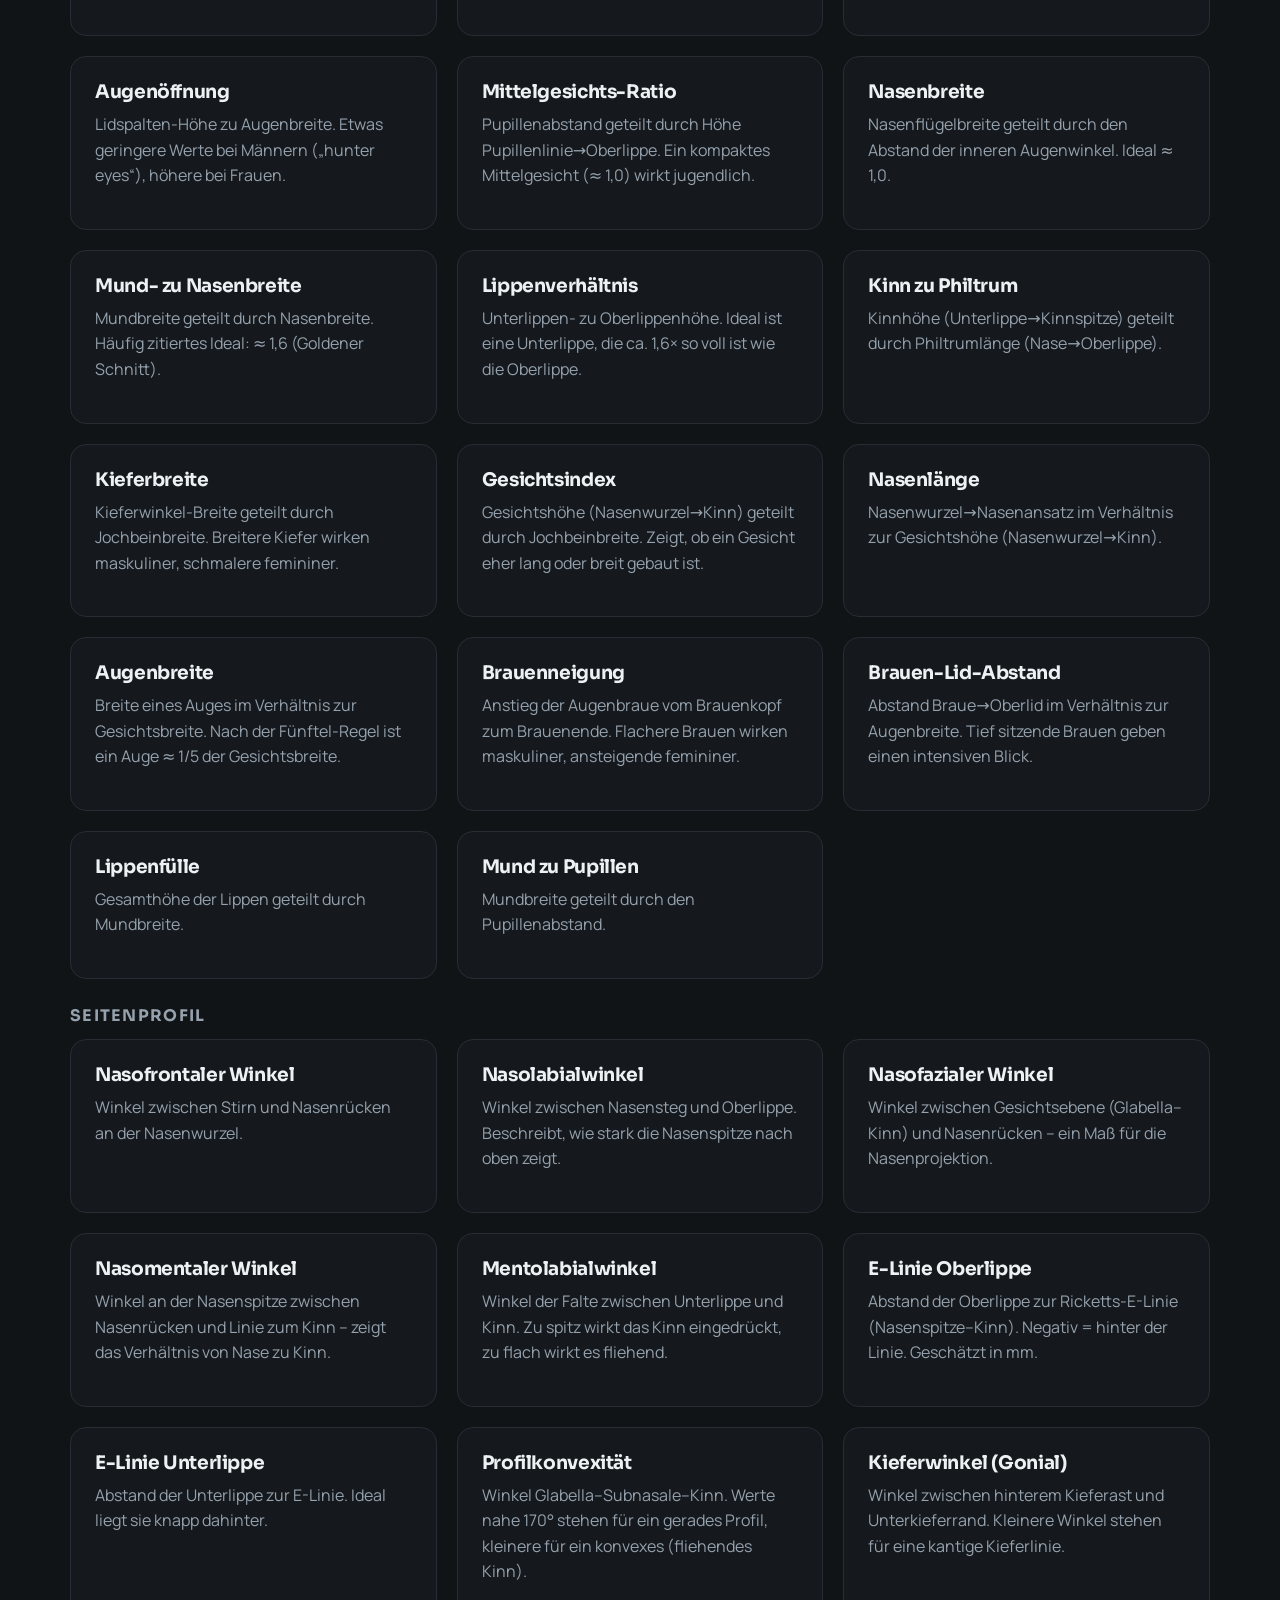
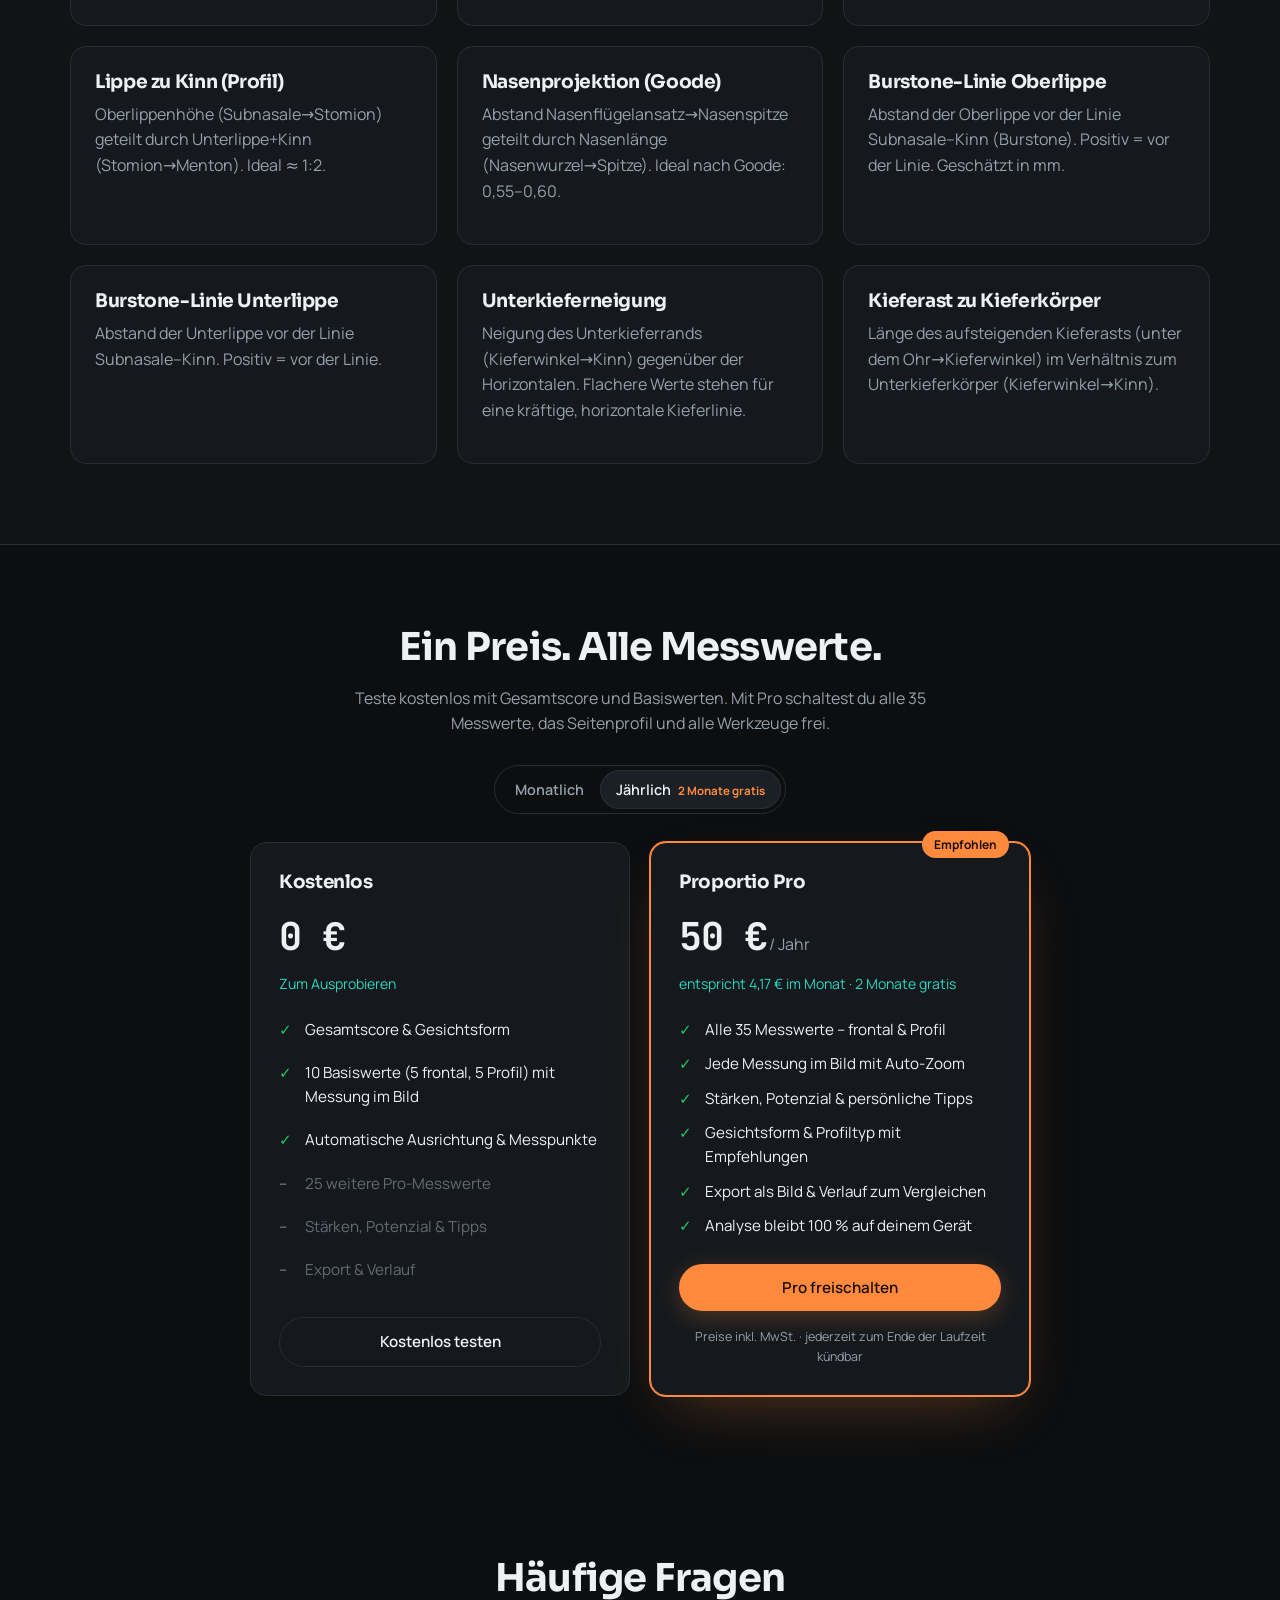
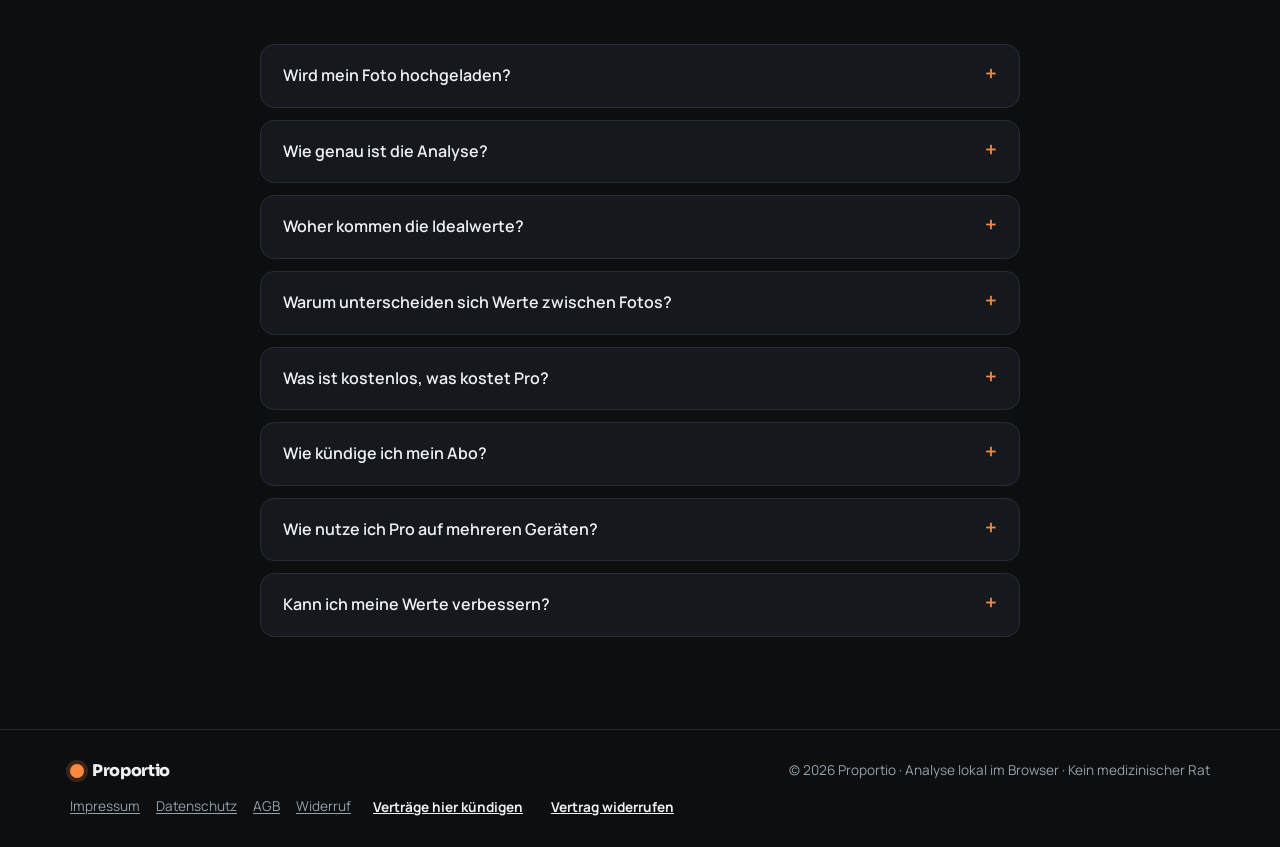
<file: proportio.html>
<!doctype html>
<html lang="de">
<head>
  <meta charset="utf-8" />
  <meta name="viewport" content="width=device-width, initial-scale=1" />
  <title>Proportio Gesichtsanalyse</title>
  <meta name="description" content="Analysiere deine Gesichtsproportionen mit KI: Symmetrie, Gesichtsdrittel, Canthal Tilt, FWHR und mehr – direkt im Browser, ohne Upload." />
  <style>
/* Selbst gehostete Schriften (SIL Open Font License 1.1) – keine Verbindung zu Google beim Seitenaufruf */
@font-face { font-family: "Sora"; font-style: normal; font-weight: 600 800; font-display: swap; src: url("[data-uri]") format("woff2"); }
@font-face { font-family: "Manrope"; font-style: normal; font-weight: 400 700; font-display: swap; src: url("[data-uri]") format("woff2"); }
@font-face { font-family: "JetBrains Mono"; font-style: normal; font-weight: 500 700; font-display: swap; src: url("[data-uri]") format("woff2"); }

[hidden] { display: none !important; }
:root {
  color-scheme: dark;
  /* Layout: Messinstrument – Graphit-Flächen, Orange als Akzent, Türkis für Messlinien, Monospace für Zahlen */
  --bg: #0c0e10;
  --bg-alt: #111417;
  --card: #15191d;
  --card-2: #1b2026;
  --border: #262d34;
  --text: #eef1f3;
  --muted: #95a1ac;
  --primary: #ff8a3d;
  --primary-ink: #1d0e03;
  --primary-2: #2dd4bf;
  --font-display: Sora, "Segoe UI", system-ui, sans-serif;
  --font-body: Manrope, "Segoe UI", system-ui, sans-serif;
  --font-mono: "JetBrains Mono", ui-monospace, SFMono-Regular, Menlo, monospace;
  --good: #22c55e;
  --mid: #eab308;
  --bad: #ef4444;
  --radius: 16px;
}
* { box-sizing: border-box; }
html { scroll-behavior: smooth; }
body {
  margin: 0;
  font-family: var(--font-body);
  background: var(--bg);
  color: var(--text);
  line-height: 1.6;
  -webkit-font-smoothing: antialiased;
}
a { color: inherit; text-decoration: none; }
h1, h2, h3 { line-height: 1.15; margin: 0 0 .5em; font-family: var(--font-display); text-wrap: balance; letter-spacing: -.02em; }
h4 { font-family: var(--font-display); }
p { margin: 0 0 1em; }
.container { width: min(1140px, 100% - 32px); margin-inline: auto; }
.narrow { width: min(760px, 100% - 32px); }
.muted { color: var(--muted); }
.small { font-size: .85rem; }
.grad { color: var(--primary); }

/* NAV */
.nav { position: sticky; top: env(safe-area-inset-top, 0px); z-index: 50; backdrop-filter: blur(12px); background: rgba(12,14,16,.75); border-bottom: 1px solid var(--border); }
.nav-inner { display: flex; align-items: center; justify-content: space-between; height: 64px; gap: 16px; }
.logo { font-family: var(--font-display); font-weight: 800; font-size: 1.2rem; display: inline-flex; align-items: center; gap: 8px; letter-spacing: -.02em; }
.logo.small { font-size: 1rem; }
.logo-dot { width: 14px; height: 14px; border-radius: 50%; background: var(--primary); box-shadow: 0 0 0 4px rgba(255,138,61,.18); }
.nav-links { display: flex; gap: 28px; color: var(--muted); font-size: .95rem; }
.nav-links a:hover { color: var(--text); }
@media (max-width: 760px) { .nav-links { display: none; } }

/* BUTTONS */
.btn { display: inline-flex; align-items: center; justify-content: center; gap: 8px; padding: 12px 22px; border-radius: 999px; font-weight: 600; font-size: .95rem; border: 1px solid transparent; cursor: pointer; transition: transform .15s, box-shadow .15s, background .15s; font-family: inherit; color: var(--text); background: none; }
.btn:hover { transform: translateY(-1px); }
.btn:focus-visible, .tab:focus-visible, .seg-btn:focus-visible, .metric:focus-visible, .step-btn:focus-visible { outline: 2px solid var(--primary); outline-offset: 2px; }
.btn-primary { background: var(--primary); color: var(--primary-ink); box-shadow: 0 6px 24px rgba(255,138,61,.25); }
.btn-primary:hover { box-shadow: 0 8px 32px rgba(255,138,61,.5); }
.btn-ghost { border-color: var(--border); background: var(--card); }
.btn-ghost:hover { border-color: var(--primary); }
.btn-sm { padding: 8px 16px; font-size: .88rem; }
.link-btn { background: none; border: 0; color: var(--muted); cursor: pointer; font: inherit; text-decoration: underline; }

/* HERO */
.hero { padding: 80px 0 60px; background: radial-gradient(800px 400px at 80% 20%, rgba(255,138,61,.18), transparent 60%), radial-gradient(600px 300px at 10% 80%, rgba(34,211,238,.10), transparent 60%); }
.hero-grid { display: grid; grid-template-columns: 1.1fr .9fr; gap: 48px; align-items: center; }
.hero h1 { font-size: clamp(2.2rem, 5vw, 3.6rem); letter-spacing: -.03em; font-weight: 800; }
.lead { font-size: 1.1rem; color: var(--muted); max-width: 560px; }
.pill { display: inline-block; padding: 6px 14px; border-radius: 999px; border: 1px solid var(--border); background: var(--card); color: var(--muted); font-size: .82rem; margin-bottom: 18px; }
.hero-cta { display: flex; gap: 12px; flex-wrap: wrap; margin: 28px 0; }
.hero-stats { list-style: none; padding: 0; margin: 0; display: flex; gap: 36px; }
.hero-stats strong { display: block; font-size: 1.6rem; }
.hero-stats span { color: var(--muted); font-size: .85rem; }
.hero-visual { position: relative; display: grid; place-items: center; }
.face-svg { width: min(340px, 100%); filter: drop-shadow(0 0 40px rgba(255,138,61,.25)); }
.face-svg .guide { stroke: rgba(255,255,255,.12); stroke-dasharray: 4 6; }
.face-svg .feat { fill: none; stroke: #c9c9e0; stroke-width: 2; stroke-linecap: round; }
.face-svg .dot { fill: var(--primary-2); }
.face-svg .pts circle { fill: var(--primary); animation: pulse 2.4s infinite ease-in-out; }
@keyframes pulse { 50% { opacity: .35; } }
.score-chip, .tag-chip { position: absolute; background: var(--card); border: 1px solid var(--border); border-radius: 14px; padding: 10px 14px; box-shadow: 0 10px 30px rgba(0,0,0,.4); }
.score-chip { right: 4%; top: 8%; text-align: center; }
.score-chip span { display: block; color: var(--muted); font-size: .75rem; }
.score-chip strong { font-size: 1.6rem; }
.tag-chip { font-size: .82rem; }
.tag-chip.t1 { left: 0; top: 40%; }
.tag-chip.t2 { right: 0; bottom: 12%; }
@media (max-width: 900px) { .hero-grid { grid-template-columns: 1fr; } .hero-visual { order: -1; } .hero-stats { gap: 22px; } }

/* SECTIONS */
.section { padding: 80px 0; }
.section.alt { background: var(--bg-alt); border-block: 1px solid var(--border); }
.section-title { font-size: clamp(1.7rem, 3.4vw, 2.4rem); text-align: center; margin-bottom: 44px; letter-spacing: -.02em; }
.grid-3 { display: grid; grid-template-columns: repeat(3, 1fr); gap: 20px; }
@media (max-width: 900px) { .grid-3 { grid-template-columns: repeat(2, 1fr); } }
@media (max-width: 600px) { .grid-3 { grid-template-columns: 1fr; } }
.card { background: var(--card); border: 1px solid var(--border); border-radius: var(--radius); padding: 24px; }
.feature .ico { width: 44px; height: 44px; display: grid; place-items: center; border-radius: 12px; background: rgba(255,138,61,.15); color: var(--primary); font-size: 1.3rem; margin-bottom: 14px; }
.feature p, .steps p { color: var(--muted); margin: 0; }
.steps { list-style: none; padding: 0; margin: 0; display: grid; grid-template-columns: repeat(3, 1fr); gap: 20px; }
@media (max-width: 800px) { .steps { grid-template-columns: 1fr; } }
.step-n { display: inline-grid; place-items: center; width: 36px; height: 36px; border-radius: 50%; background: var(--primary); color: var(--primary-ink); font-family: var(--font-mono); font-weight: 700; margin-bottom: 12px; }

/* ANALYZER */
.analyzer { padding: 20px; }
.analyzer-controls { display: flex; justify-content: space-between; align-items: center; gap: 12px; flex-wrap: wrap; margin-bottom: 16px; }
.analyzer-actions { display: flex; gap: 10px; flex-wrap: wrap; }
.seg { display: inline-flex; background: var(--bg); border: 1px solid var(--border); border-radius: 999px; padding: 4px; }
.seg-btn { background: none; border: 0; color: var(--muted); padding: 8px 16px; border-radius: 999px; cursor: pointer; font: inherit; font-weight: 600; font-size: .9rem; }
.seg-btn.active { background: var(--card-2); color: var(--text); box-shadow: inset 0 0 0 1px var(--border); }
.dropzone { border: 2px dashed var(--border); border-radius: 14px; min-height: 240px; display: grid; place-items: center; background: var(--bg); transition: border-color .2s, background .2s; overflow: hidden; }
.dropzone.drag { border-color: var(--primary); background: rgba(255,138,61,.06); }
.dz-empty { text-align: center; padding: 40px 20px; }
.dz-icon { font-size: 2rem; width: 64px; height: 64px; margin: 0 auto 12px; display: grid; place-items: center; border-radius: 50%; background: var(--card); border: 1px solid var(--border); }
.dropzone video { max-width: 100%; max-height: 560px; display: block; transform: scaleX(-1); }
.mode-hint { margin: 0 0 12px; }
.stage-overlay { position: absolute; inset: 0; display: grid; place-content: center; justify-items: center; gap: 12px; background: rgba(12,14,16,.7); backdrop-filter: blur(2px); }
.spinner { width: 42px; height: 42px; border-radius: 50%; border: 4px solid var(--border); border-top-color: var(--primary); animation: spin 0.9s linear infinite; }
@keyframes spin { to { transform: rotate(360deg); } }
.cam-bar, .overlay-toggles { display: flex; gap: 12px; justify-content: center; margin-top: 14px; flex-wrap: wrap; }
.overlay-toggles { color: var(--muted); font-size: .9rem; gap: 20px; }
.overlay-toggles input { accent-color: var(--primary); }
.error { color: var(--bad); text-align: center; margin: 14px 0 0; }

/* RESULTS */
.workspace { scroll-margin-top: 80px; margin-top: 24px; display: grid; grid-template-columns: minmax(0, 0.95fr) minmax(0, 1.05fr); gap: 20px; align-items: start; }
.viewer-col { position: sticky; top: 80px; z-index: 5; }
.results-col { display: grid; gap: 16px; min-width: 0; }
.viewer { padding: 12px; display: grid; gap: 10px; }
.canvas-wrap { position: relative; border-radius: 12px; overflow: hidden; background: #07070c; }
.canvas-wrap canvas { display: block; width: 100%; height: auto; max-height: calc(100vh - 260px); object-fit: contain; margin: 0 auto; touch-action: manipulation; }
.canvas-wrap canvas.placing { cursor: crosshair; }
.viewer-caption { font-size: .9rem; color: var(--muted); min-height: 2.6em; display: flex; align-items: center; gap: 8px; flex-wrap: wrap; padding: 0 4px; }
.viewer-caption strong { color: var(--text); }
.viewer-tools { display: flex; gap: 16px; flex-wrap: wrap; align-items: center; color: var(--muted); font-size: .85rem; padding: 0 4px; }
.viewer-tools input { accent-color: var(--primary); }
.place-bar { display: flex; justify-content: space-between; align-items: center; gap: 12px; background: rgba(255,138,61,.12); border: 1px solid var(--primary); border-radius: 12px; padding: 10px 12px; }
.place-text { display: flex; gap: 12px; align-items: center; }
.place-text strong { display: block; }
.place-text span { color: var(--muted); font-size: .85rem; }
.place-step { flex: none; font-weight: 800; font-size: .85rem; background: var(--primary); color: #fff; border-radius: 999px; padding: 4px 10px; }
.metric { cursor: pointer; transition: border-color .15s, background .15s; }
.metric:hover, .metric.active { border-color: var(--primary); }
.metric.active { background: var(--card-2); box-shadow: 0 0 0 1px var(--primary); }
.info-group { margin: 28px 0 14px; color: var(--muted); font-size: 1rem; text-transform: uppercase; letter-spacing: .08em; }
@media (max-width: 900px) {
  .workspace { grid-template-columns: 1fr; }
  .viewer-col { top: 64px; }
  .viewer { padding: 8px; gap: 6px; }
  .canvas-wrap canvas { width: auto; max-width: 100%; max-height: 40vh; }
  .viewer-tools { font-size: .8rem; gap: 10px; }
  .viewer-caption { min-height: 2.2em; font-size: .82rem; }
}
.results-head { display: flex; gap: 24px; align-items: center; flex-wrap: wrap; }
.ring-wrap { position: relative; width: 120px; height: 120px; flex: none; }
.ring { width: 100%; height: 100%; transform: rotate(-90deg); }
.ring-bg { fill: none; stroke: var(--border); stroke-width: 10; }
.ring-fg { fill: none; stroke: url(#none); stroke: var(--primary); stroke-width: 10; stroke-linecap: round; stroke-dasharray: 326.7; stroke-dashoffset: 326.7; transition: stroke-dashoffset 1.2s ease, stroke .3s; }
.ring-label { position: absolute; inset: 0; display: grid; place-content: center; text-align: center; }
.ring-label strong { font-size: 2.4rem; line-height: 1; }
.ring-label span { color: var(--muted); font-size: .85rem; }
.results-summary { flex: 1; min-width: 240px; }
.sub-scores { display: grid; grid-template-columns: repeat(auto-fit, minmax(150px, 1fr)); gap: 10px; margin: 12px 0 16px; }
.sub { background: var(--bg); border: 1px solid var(--border); border-radius: 12px; padding: 10px 12px; }
.sub span { color: var(--muted); font-size: .8rem; display: block; }
.sub strong { font-size: 1.15rem; }
.results-actions { display: flex; gap: 10px; flex-wrap: wrap; }
.tabs { display: flex; gap: 8px; flex-wrap: wrap; }
.tab { background: var(--card); border: 1px solid var(--border); color: var(--muted); padding: 8px 16px; border-radius: 999px; cursor: pointer; font: inherit; font-size: .9rem; }
.tab.active { color: var(--text); border-color: var(--primary); background: rgba(255,138,61,.12); }
.metrics-grid { display: grid; grid-template-columns: repeat(auto-fill, minmax(240px, 1fr)); gap: 12px; }
.metric { padding: 16px; }
.metric { display: flex; flex-direction: column; gap: 10px; }
.metric-top { display: flex; justify-content: space-between; align-items: baseline; gap: 8px; }
.metric h4 { margin: 0; font-size: 1rem; }
.metric .val { font-size: 1.4rem; font-weight: 700; }
.badge { font-size: .78rem; font-weight: 700; padding: 3px 10px; border-radius: 999px; white-space: nowrap; }
.badge.good { background: rgba(34,197,94,.15); color: var(--good); }
.badge.mid { background: rgba(234,179,8,.15); color: var(--mid); }
.badge.bad { background: rgba(239,68,68,.15); color: var(--bad); }
.scale { position: relative; height: 8px; border-radius: 99px; background: var(--bg); border: 1px solid var(--border); }
.scale .ideal { position: absolute; top: -1px; bottom: -1px; background: rgba(34,197,94,.35); border-radius: 99px; }
.scale .marker { position: absolute; top: 50%; width: 14px; height: 14px; border-radius: 50%; background: var(--text); transform: translate(-50%, -50%); box-shadow: 0 0 0 3px var(--card); }
.scale-legend { display: flex; justify-content: space-between; font-size: .75rem; color: var(--muted); }
.metric p { color: var(--muted); font-size: .9rem; margin: 0; }
.tips ul { margin: 0; padding-left: 20px; display: grid; gap: 8px; }
.tips li strong { color: var(--text); }
.tips li { color: var(--muted); }
.disclaimer { color: var(--muted); font-size: .82rem; text-align: center; max-width: 760px; margin: 0 auto; }

/* HISTORY */
.history { margin-top: 20px; }
.history-head { display: flex; justify-content: space-between; align-items: center; }
.history-list { display: flex; gap: 12px; overflow-x: auto; padding-bottom: 6px; }
.hist-item { flex: none; width: 120px; text-align: center; background: var(--bg); border: 1px solid var(--border); border-radius: 12px; padding: 8px; }
.hist-item img { width: 100%; aspect-ratio: 1; object-fit: cover; border-radius: 8px; }
.hist-item strong { display: block; }
.hist-item span { font-size: .75rem; color: var(--muted); }

/* FAQ */
.faq { background: var(--card); border: 1px solid var(--border); border-radius: 14px; padding: 18px 22px; margin-bottom: 12px; }
.faq summary { cursor: pointer; font-weight: 600; list-style: none; display: flex; justify-content: space-between; }
.faq summary::after { content: "+"; color: var(--primary); font-size: 1.3rem; line-height: 1; }
.faq[open] summary::after { content: "–"; }
.faq p { color: var(--muted); margin: 12px 0 0; }

/* FOOTER */
.footer { border-top: 1px solid var(--border); padding: 28px 0; }
.footer-inner { display: flex; justify-content: space-between; align-items: center; gap: 12px; flex-wrap: wrap; }

/* EXPORT MODAL */
.modal { position: fixed; inset: 0; z-index: 100; background: rgba(0,0,0,.7); display: grid; place-items: center; padding: 16px; }
.modal-box { max-width: 520px; width: 100%; max-height: 90vh; overflow: auto; display: grid; gap: 12px; }
.modal-box img { width: 100%; border-radius: 10px; }

/* ZAHLEN */
.hero-stats strong, .score-chip strong, .ring-label strong, .sub strong, .metric .val, .badge, .scale-legend, .step-count, .cap-val, .place-step, .hist-item strong { font-family: var(--font-mono); font-variant-numeric: tabular-nums; }
.metric .val { font-weight: 600; letter-spacing: -.02em; }

/* BEISPIEL */
.sample-row { display: flex; gap: 10px; align-items: center; justify-content: center; flex-wrap: wrap; margin-top: 14px; }

/* GESICHTSFORM */
.shape-chip { display: grid; gap: 2px; background: var(--bg); border: 1px solid var(--border); border-left: 3px solid var(--primary); border-radius: 10px; padding: 10px 14px; margin: 4px 0 12px; font-size: .88rem; }
.shape-chip strong { font-family: var(--font-display); font-size: 1.05rem; }
.shape-label { font-size: .72rem; text-transform: uppercase; letter-spacing: .1em; color: var(--muted); }
.shape-tip { color: var(--primary-2); }
.shape-chip:empty { display: none; }

/* STÄRKEN / POTENZIAL */
.insights { display: grid; grid-template-columns: 1fr 1fr; gap: 12px; }
@media (max-width: 1100px) { .insights { grid-template-columns: 1fr; } }
.insight { padding: 16px; }
.insight h3 { font-size: 1rem; display: flex; align-items: center; gap: 8px; }
.insight ul { list-style: none; margin: 0; padding: 0; display: grid; gap: 6px; }
.insight li { display: grid; gap: 2px; padding: 8px 10px; border-radius: 10px; color: var(--muted); font-size: .86rem; cursor: pointer; transition: background .15s; }
.insight li:hover, .insight li:focus-visible { background: var(--card-2); outline: none; }
.ins-top { display: flex; justify-content: space-between; gap: 8px; align-items: center; color: var(--text); }
.dot { width: 9px; height: 9px; border-radius: 50%; display: inline-block; }
.dot.good { background: var(--good); } .dot.warn { background: var(--primary); }

/* CAPTION / STEPPER */
.viewer-caption { justify-content: space-between; }
.cap-main { display: flex; flex-wrap: wrap; align-items: center; gap: 6px 10px; min-width: 0; flex: 1; }
.cap-val { color: var(--text); font-weight: 600; }
.cap-ideal { color: var(--muted); font-size: .82rem; }
.stepper { display: inline-flex; align-items: center; gap: 4px; flex: none; }
.step-btn { width: 34px; height: 34px; border-radius: 50%; border: 1px solid var(--border); background: var(--card-2); color: var(--text); font-size: 1.2rem; line-height: 1; cursor: pointer; display: grid; place-items: center; }
.step-btn:hover { border-color: var(--primary); color: var(--primary); }
.step-count { font-size: .8rem; color: var(--muted); min-width: 42px; text-align: center; }
.scan-dot { width: 8px; height: 8px; border-radius: 50%; background: var(--primary-2); box-shadow: 0 0 0 0 rgba(45,212,191,.6); animation: ping 1.2s infinite; }
@keyframes ping { 70% { box-shadow: 0 0 0 10px rgba(45,212,191,0); } 100% { box-shadow: 0 0 0 0 rgba(45,212,191,0); } }

/* ERGEBNISSE EINBLENDEN */
.results-col:not([hidden]) > * { animation: rise .5s ease both; }
.results-col > *:nth-child(2) { animation-delay: .08s; } .results-col > *:nth-child(3) { animation-delay: .14s; } .results-col > *:nth-child(4) { animation-delay: .2s; }
@keyframes rise { from { opacity: 0; transform: translateY(10px); } }
@media (prefers-reduced-motion: reduce) { *, *::before, *::after { animation: none !important; transition: none !important; scroll-behavior: auto !important; } }

/* ===================== ABO / PRO ===================== */
.nav-actions { display: flex; gap: 8px; align-items: center; }
#accountBtn.is-pro { border-color: var(--primary); color: var(--primary); }
@media (max-width: 480px) { .nav-actions .btn-primary { display: none; } }
body:not(.demo) [data-demo-only] { display: none !important; }

/* Preise */
.section-sub { text-align: center; max-width: 620px; margin: -28px auto 28px; }
.billing-toggle { display: flex; width: max-content; margin: 0 auto 28px; }
.save-tag { font-size: .72rem; font-weight: 700; color: var(--primary); margin-left: 4px; }
.plans { display: grid; grid-template-columns: repeat(2, minmax(0, 380px)); gap: 20px; justify-content: center; }
@media (max-width: 760px) { .plans { grid-template-columns: minmax(0, 1fr); } }
.plan { position: relative; display: flex; flex-direction: column; gap: 6px; padding: 28px; }
.plan h3 { font-size: 1.15rem; margin: 0; }
.plan-pro { border-color: var(--primary); box-shadow: 0 0 0 1px var(--primary), 0 24px 60px -24px rgba(255,138,61,.35); }
.plan-badge { position: absolute; top: -12px; right: 20px; background: var(--primary); color: var(--primary-ink); font-size: .75rem; font-weight: 800; padding: 4px 12px; border-radius: 999px; }
.plan-price { margin: 8px 0 0; font-size: 1rem; color: var(--muted); }
.plan-price strong { font-family: var(--font-mono); font-size: 2.4rem; color: var(--text); letter-spacing: -.03em; }
.plan-note { margin: 0 0 8px; font-size: .88rem; color: var(--primary-2); min-height: 1.4em; }
.plan-list { list-style: none; margin: 8px 0 20px; padding: 0; display: grid; gap: 10px; flex: 1; }
.plan-list li { padding-left: 26px; position: relative; font-size: .95rem; }
.plan-list li::before { content: "✓"; position: absolute; left: 0; color: var(--good); font-weight: 800; }
.plan-list li.off { color: var(--muted); opacity: .6; }
.plan-list li.off::before { content: "–"; color: var(--muted); }
.plan-cta { width: 100%; }
.plan-fine { font-size: .78rem; text-align: center; margin: 10px 0 0; }

/* Gesperrte Werte */
.metric.locked { cursor: pointer; position: relative; overflow: hidden; }
.metric.locked:hover { border-color: var(--primary); }
.blurred { filter: blur(7px); user-select: none; opacity: .7; }
.badge.pro { background: rgba(255,138,61,.15); color: var(--primary); letter-spacing: .06em; }
.unlock { display: inline-flex; align-items: center; gap: 6px; color: var(--primary); font-weight: 700; font-size: .85rem; }
.unlock svg { width: 14px; height: 14px; }
.insights { position: relative; }
.insights.locked ul { filter: blur(6px); user-select: none; pointer-events: none; }
.insights.locked::after { content: "Stärken, Potenzial & Tipps mit Pro freischalten"; position: absolute; inset: 0; display: grid; place-items: center; text-align: center; padding: 20px; font-weight: 700; color: var(--text); background: linear-gradient(transparent, rgba(12,14,16,.6) 40%); border-radius: var(--radius); cursor: pointer; }

/* Modals */
.modal { backdrop-filter: blur(4px); }
.pay-box { position: relative; max-width: 460px; gap: 14px; padding: 28px; }
.pay-box h3 { font-size: 1.35rem; margin: 0; }
.pay-box p { margin: 0; }
.pay-box.center { text-align: center; justify-items: center; }
.modal-x { position: absolute; top: 12px; right: 14px; background: none; border: 0; color: var(--muted); font-size: 1.6rem; line-height: 1; cursor: pointer; padding: 4px 8px; border-radius: 8px; }
.modal-x:hover { color: var(--text); background: var(--card-2); }
.test-banner { background: repeating-linear-gradient(-45deg, rgba(245,165,36,.16) 0 10px, rgba(245,165,36,.08) 10px 20px); border: 1px dashed #f5a524; color: #f5c56b; font-weight: 700; font-size: .82rem; text-align: center; padding: 8px; border-radius: 10px; }
.pw-plans { display: grid; gap: 10px; }
.pw-plan { display: flex; gap: 12px; align-items: center; border: 1px solid var(--border); border-radius: 12px; padding: 12px 14px; cursor: pointer; background: var(--bg); }
.pw-plan:has(input:checked) { border-color: var(--primary); box-shadow: 0 0 0 1px var(--primary); }
.pw-plan input { accent-color: var(--primary); width: 18px; height: 18px; }
.pw-plan > span { display: grid; grid-template-columns: 1fr auto; gap: 2px 12px; flex: 1; }
.pw-plan em { font-style: normal; font-family: var(--font-mono); font-weight: 700; }
.pw-plan small { grid-column: 1 / -1; color: var(--muted); }
.checkout { display: grid; gap: 12px; }
.checkout label { display: grid; gap: 6px; font-size: .85rem; color: var(--muted); }
.checkout input:not([type=checkbox]) { font: inherit; color: var(--text); background: var(--bg); border: 1px solid var(--border); border-radius: 10px; padding: 11px 12px; width: 100%; }
.checkout input:focus { outline: 2px solid var(--primary); outline-offset: 1px; }
.checkout input[readonly] { color: var(--muted); font-family: var(--font-mono); }
.checkout-demo { display: grid; gap: 12px; }
.co-row { display: grid; grid-template-columns: 1fr 1fr; gap: 12px; }
.checkout .consent { display: flex; gap: 10px; align-items: flex-start; color: var(--text); font-size: .85rem; }
.consent input { accent-color: var(--primary); margin-top: 3px; width: 16px; height: 16px; flex: none; }
.co-legal a, .footer-links a { color: inherit; text-decoration: underline; text-underline-offset: 2px; }
.co-submit { width: 100%; padding: 14px; font-size: 1rem; }
.co-submit:disabled { opacity: .7; cursor: progress; transform: none; }
.pw-restore { justify-self: center; font-size: .88rem; }
.checkout .error { text-align: left; margin: 0; }
.success-icon { width: 64px; height: 64px; border-radius: 50%; display: grid; place-items: center; font-size: 2rem; font-weight: 800; background: rgba(34,197,94,.15); color: var(--good); }
.key-box { font-family: var(--font-mono); background: var(--bg); border: 1px dashed var(--border); border-radius: 10px; padding: 10px 14px; user-select: all; }
.acct { display: grid; gap: 0; margin: 0; }
.acct div { display: flex; justify-content: space-between; gap: 16px; padding: 10px 0; border-bottom: 1px solid var(--border); font-size: .92rem; }
.acct dt { color: var(--muted); }
.acct dd { margin: 0; text-align: right; font-weight: 600; overflow-wrap: anywhere; }
.acct-actions { display: flex; gap: 12px; flex-wrap: wrap; align-items: center; justify-content: space-between; }
.success-line { color: var(--good); }
#cancelBody { display: grid; gap: 14px; }

/* Toast */
.toast { position: fixed; left: 50%; bottom: calc(24px + env(safe-area-inset-bottom, 0px)); transform: translateX(-50%); z-index: 200; background: var(--card-2); border: 1px solid var(--primary); color: var(--text); padding: 12px 18px; border-radius: 12px; box-shadow: 0 12px 40px rgba(0,0,0,.5); font-weight: 600; max-width: calc(100% - 32px); animation: rise .3s ease both; }

/* Footer */
.footer-links { display: flex; gap: 16px; flex-wrap: wrap; font-size: .85rem; color: var(--muted); }
.footer-links .link-btn { font-size: .85rem; font-weight: 700; color: var(--text); }

/* RECHTSTEXTE */
.legal h1 { font-size: clamp(1.8rem, 4vw, 2.4rem); margin-bottom: 24px; }
.legal h2 { font-size: 1.1rem; margin: 28px 0 8px; }
.legal p { color: #c9d1d8; max-width: 68ch; }
.legal mark { background: rgba(245,165,36,.2); color: #f5c56b; padding: 0 3px; border-radius: 4px; }
.legal-draft { border: 1px dashed #f5a524; color: #f5c56b; padding: 10px 14px; border-radius: 10px; font-size: .9rem; }
.legal-box { background: var(--card); border: 1px solid var(--border); border-radius: 12px; padding: 16px 18px; }
.wd-text { white-space: pre-wrap; font-size: .82rem; margin: 0; }
</style>
  <link rel="icon" href="data:image/svg+xml,%3Csvg xmlns='http://www.w3.org/2000/svg' viewBox='0 0 32 32'%3E%3Ccircle cx='16' cy='16' r='14' fill='%23ff8a3d'/%3E%3Cpath d='M10 13h4M18 13h4M12 21q4 3 8 0' stroke='white' stroke-width='2' fill='none' stroke-linecap='round'/%3E%3C/svg%3E" />
</head>
<body>
  <header class="nav">
    <div class="container nav-inner">
      <a class="logo" href="#top"><span class="logo-dot"></span>Proportio</a>
      <nav class="nav-links">
        <a href="#features">Funktionen</a>
        <a href="#metrics">Metriken</a>
        <a href="#pricing">Preise</a>
        <a href="#faq">FAQ</a>
      </nav>
      <div class="nav-actions">
        <button class="btn btn-ghost btn-sm" id="accountBtn" type="button">Anmelden</button>
        <a class="btn btn-primary btn-sm" href="#analyze">Jetzt analysieren</a>
      </div>
    </div>
  </header>

  <main id="top">
    <!-- HERO -->
    <section class="hero">
      <div class="container hero-grid">
        <div>
          <span class="pill">Kostenlos testen · Pro ab 4,17 € im Monat</span>
          <h1>Verstehe dein Gesicht – <span class="grad">Zahl für Zahl.</span></h1>
          <p class="lead">Lade ein Foto von vorn oder von der Seite hoch. Die KI setzt die Messpunkte, richtet dein Gesicht aus und misst 35 Werte – von Symmetrie und Canthal Tilt bis Kieferwinkel und E-Linie. Jede Messung siehst du direkt im Bild.</p>
          <div class="hero-cta">
            <a class="btn btn-primary" href="#analyze">Kostenlos testen</a>
            <a class="btn btn-ghost" href="#pricing">Preise ansehen</a>
          </div>
          <ul class="hero-stats">
            <li><strong>478</strong><span>Gesichtspunkte</span></li>
            <li><strong>35</strong><span>Messwerte</span></li>
            <li><strong>0</strong><span>Uploads auf Server</span></li>
          </ul>
        </div>
        <div class="hero-visual" aria-hidden="true">
          <svg viewBox="0 0 300 360" class="face-svg">
            <defs>
              <linearGradient id="g1" x1="0" y1="0" x2="1" y2="1">
                <stop offset="0" stop-color="#ff8a3d"/><stop offset="1" stop-color="#2dd4bf"/>
              </linearGradient>
            </defs>
            <path d="M150 20 C 70 20 50 90 52 160 C 54 230 90 300 150 335 C 210 300 246 230 248 160 C 250 90 230 20 150 20 Z" fill="none" stroke="url(#g1)" stroke-width="2.5"/>
            <line x1="40" y1="118" x2="260" y2="118" class="guide"/>
            <line x1="40" y1="215" x2="260" y2="215" class="guide"/>
            <line x1="150" y1="10" x2="150" y2="350" class="guide"/>
            <path d="M92 150 q 22 -14 44 -4" class="feat"/><path d="M164 146 q 22 -10 44 4" class="feat"/>
            <circle cx="114" cy="152" r="5" class="dot"/><circle cx="186" cy="152" r="5" class="dot"/>
            <path d="M150 160 L 140 208 Q 150 216 160 208" class="feat"/>
            <path d="M118 250 Q 150 268 182 250" class="feat"/>
            <g class="pts">
              <circle cx="52" cy="160" r="3"/><circle cx="248" cy="160" r="3"/><circle cx="150" cy="335" r="3"/>
              <circle cx="80" cy="260" r="3"/><circle cx="220" cy="260" r="3"/><circle cx="92" cy="150" r="3"/><circle cx="208" cy="150" r="3"/>
            </g>
          </svg>
          <div class="score-chip"><span>Score</span><strong>7,8</strong></div>
          <div class="tag-chip t1">Canthal Tilt +5,2°</div>
          <div class="tag-chip t2">Symmetrie 94 %</div>
        </div>
      </div>
    </section>

    <!-- FEATURES -->
    <section id="features" class="section">
      <div class="container">
        <h2 class="section-title">Alles, was du über dein Gesicht wissen willst</h2>
        <div class="grid-3">
          <article class="card feature"><div class="ico">◎</div><h3>Sichtbare Messpunkte</h3><p>Ein neuronales Netz setzt 478 Punkte – die wichtigsten werden markiert. Fahre über einen Wert und sieh die Messung direkt im Bild.</p></article>
          <article class="card feature"><div class="ico">⚖</div><h3>Wissenschaftliche Ideale</h3><p>Jede Metrik wird mit Idealbereichen aus Anthropometrie und Ästhetik-Forschung verglichen und von 0–10 bewertet.</p></article>
          <article class="card feature"><div class="ico">✦</div><h3>Konkrete Tipps</h3><p>Zu jeder Metrik bekommst du eine verständliche Erklärung und Ansatzpunkte – von Frisur über Grooming bis Haltung.</p></article>
          <article class="card feature"><div class="ico">🔒</div><h3>Privat by Design</h3><p>Die Analyse läuft komplett lokal in deinem Browser. Dein Foto verlässt niemals dein Gerät.</p></article>
          <article class="card feature"><div class="ico">◐</div><h3>Frontal &amp; Profil</h3><p>Neben der Frontalanalyse misst das Seitenprofil Nasen-, Lippen-, Kinn- und Kieferwinkel inklusive Ricketts-E-Linie.</p></article>
          <article class="card feature"><div class="ico">📈</div><h3>Verlauf & Export</h3><p>Speichere Ergebnisse lokal, vergleiche deinen Fortschritt und exportiere deine Auswertung als Bild.</p></article>
        </div>
      </div>
    </section>

    <!-- HOW -->
    <section id="how" class="section alt">
      <div class="container">
        <h2 class="section-title">In drei Schritten zur Auswertung</h2>
        <ol class="steps">
          <li class="card"><span class="step-n">1</span><h3>Foto aufnehmen</h3><p>Frontal, neutraler Ausdruck, gerade Kopfhaltung, gleichmäßiges Licht, Haare aus dem Gesicht.</p></li>
          <li class="card"><span class="step-n">2</span><h3>KI analysiert</h3><p>Landmarken werden gesetzt, das Gesicht automatisch gedreht und zugeschnitten und bis zu 35 Messwerte berechnet – frontal und im Profil.</p></li>
          <li class="card"><span class="step-n">3</span><h3>Ergebnis verstehen</h3><p>Fahre über einen Wert und sieh genau, was im Bild gemessen wurde. Punkte lassen sich per Drag &amp; Drop korrigieren.</p></li>
        </ol>
      </div>
    </section>

    <!-- ANALYZER -->
    <section id="analyze" class="section">
      <div class="container">
        <h2 class="section-title">Gesichtsanalyse starten</h2>
        <div class="analyzer card">
          <div class="analyzer-controls">
            <div class="seg" id="modeSeg" role="radiogroup" aria-label="Ansicht">
              <button class="seg-btn active" data-mode="front" role="radio" aria-checked="true">Frontal</button>
              <button class="seg-btn" data-mode="side" role="radio" aria-checked="false">Seitenprofil</button>
            </div>
            <div class="seg" id="sexSeg" role="radiogroup" aria-label="Geschlecht für Idealwerte">
              <button class="seg-btn active" data-sex="m" role="radio" aria-checked="true">Männlich</button>
              <button class="seg-btn" data-sex="f" role="radio" aria-checked="false">Weiblich</button>
            </div>
            <div class="analyzer-actions">
              <label class="btn btn-primary">
                Foto hochladen
                <input id="fileInput" type="file" accept="image/*" hidden />
              </label>
              <button id="camBtn" class="btn btn-ghost">Kamera nutzen</button>
            </div>
          </div>
          <p class="mode-hint muted small" id="modeHint"></p>

          <div id="dropZone" class="dropzone">
            <div class="dz-empty" id="dzEmpty">
              <div class="dz-icon">⬆</div>
              <p><strong>Bild hierher ziehen</strong> oder oben „Foto hochladen“ wählen</p>
              <p class="muted small" id="dzSub">JPG, PNG oder WebP · Frontalaufnahme · ein Gesicht</p>
              <div class="sample-row" id="sampleRow"><button class="btn btn-ghost btn-sm" id="sampleBtn" type="button">Mit Beispielfoto ausprobieren</button><span class="muted small">Foto: NASA, gemeinfrei</span></div>
            </div>
            <video id="video" playsinline muted hidden></video>
          </div>
          <div class="cam-bar" id="camBar" hidden>
            <button id="snapBtn" class="btn btn-primary">Foto aufnehmen</button>
            <button id="camStop" class="btn btn-ghost">Abbrechen</button>
          </div>
          <p class="error" id="errorMsg" hidden></p>
        </div>

        <!-- WORKSPACE -->
        <div id="workspace" class="workspace" hidden>
          <div class="viewer-col">
            <div class="viewer card">
              <div class="place-bar" id="placeBar" hidden>
                <div class="place-text"><span class="place-step" id="placeStep">1/12</span><div><strong id="placeTitle"></strong><span id="placeHint"></span></div></div>
                <button class="btn btn-ghost btn-sm" id="placeBack">Zurück</button>
              </div>
              <div class="canvas-wrap">
                <canvas id="canvas" width="900" height="1125"></canvas>
                <div class="stage-overlay" id="loader" hidden><div class="spinner"></div><p id="loaderText">KI-Modell wird geladen…</p></div>
              </div>
              <div class="viewer-caption" id="caption"></div>
              <div class="viewer-tools">
                <label><input type="checkbox" id="tglAlign" checked /> Auto-Ausrichtung</label>
                <label><input type="checkbox" id="tglZoom" checked /> Auto-Zoom</label>
                <label id="meshLabel"><input type="checkbox" id="tglMesh" checked /> Gesichtsnetz</label>
                <label><input type="checkbox" id="tglPts" checked /> Punkte</label>
                <button class="link-btn" id="replaceBtn">Punkte neu setzen</button>
              </div>
            </div>
          </div>

          <div class="results-col" id="results" hidden>
            <div class="results-head card">
              <div class="ring-wrap">
                <svg viewBox="0 0 120 120" class="ring">
                  <circle cx="60" cy="60" r="52" class="ring-bg"/>
                  <circle cx="60" cy="60" r="52" class="ring-fg" id="ringFg"/>
                </svg>
                <div class="ring-label"><strong id="overallScore">–</strong><span>/ 10</span></div>
              </div>
              <div class="results-summary">
                <h3 id="tierLabel">–</h3>
                <p id="summaryText" class="muted"></p>
                <div class="shape-chip" id="shapeChip"></div>
                <div class="sub-scores" id="subScores"></div>
                <div class="results-actions">
                  <button class="btn btn-primary btn-sm" id="saveBtn">Im Verlauf speichern</button>
                  <button class="btn btn-ghost btn-sm" id="exportBtn">Als Bild exportieren</button>
                </div>
              </div>
            </div>
            <div class="tabs" role="tablist" id="tabs"></div>
            <div class="metrics-grid" id="metricsGrid"></div>
            <div class="insights" id="insights">
              <div class="card insight"><h3><span class="dot good"></span>Deine Stärken</h3><ul id="strengthList"></ul></div>
              <div class="card insight"><h3><span class="dot warn"></span>Dein Potenzial</h3><ul id="tipsList"></ul></div>
            </div>
            <p class="disclaimer">Hinweis: Proportio liefert eine geometrische Auswertung auf Basis eines 2D-Fotos. Kamerawinkel, Brennweite, Licht und Mimik beeinflussen die Werte. Attraktivität ist subjektiv und lässt sich nicht auf Zahlen reduzieren – nutze die Ergebnisse als Orientierung, nicht als Urteil.</p>
          </div>
        </div>

        <div id="history" class="card history" hidden>
          <div class="history-head"><h3>Dein Verlauf</h3><button class="link-btn" id="clearHistory">Löschen</button></div>
          <div class="history-list" id="historyList"></div>
        </div>
      </div>
    </section>

    <!-- METRICS EXPLAINED -->
    <section id="metrics" class="section alt">
      <div class="container">
        <h2 class="section-title">Welche Metriken wir messen</h2>
        <h3 class="info-group">Frontal</h3>
        <div class="grid-3" id="metricInfo"></div>
        <h3 class="info-group">Seitenprofil</h3>
        <div class="grid-3" id="metricInfoSide"></div>
      </div>
    </section>

    <!-- PREISE -->
    <section id="pricing" class="section">
      <div class="container">
        <h2 class="section-title">Ein Preis. Alle Messwerte.</h2>
        <p class="section-sub muted">Teste kostenlos mit Gesamtscore und Basiswerten. Mit Pro schaltest du alle 35 Messwerte, das Seitenprofil und alle Werkzeuge frei.</p>
        <div class="billing-toggle seg" role="radiogroup" aria-label="Abrechnung">
          <button class="seg-btn" data-billing="monthly" role="radio" aria-checked="false">Monatlich</button>
          <button class="seg-btn active" data-billing="yearly" role="radio" aria-checked="true">Jährlich <span class="save-tag">2 Monate gratis</span></button>
        </div>
        <div class="plans">
          <article class="card plan">
            <h3>Kostenlos</h3>
            <p class="plan-price"><strong>0 €</strong></p>
            <p class="plan-note muted">Zum Ausprobieren</p>
            <ul class="plan-list">
              <li>Gesamtscore &amp; Gesichtsform</li>
              <li>10 Basiswerte (5 frontal, 5 Profil) mit Messung im Bild</li>
              <li>Automatische Ausrichtung &amp; Messpunkte</li>
              <li class="off">25 weitere Pro-Messwerte</li>
              <li class="off">Stärken, Potenzial &amp; Tipps</li>
              <li class="off">Export &amp; Verlauf</li>
            </ul>
            <a class="btn btn-ghost plan-cta" href="#analyze">Kostenlos testen</a>
          </article>
          <article class="card plan plan-pro">
            <span class="plan-badge">Empfohlen</span>
            <h3>Proportio Pro</h3>
            <p class="plan-price"><strong data-price></strong><span data-period></span></p>
            <p class="plan-note" data-price-note></p>
            <ul class="plan-list">
              <li>Alle 35 Messwerte – frontal &amp; Profil</li>
              <li>Jede Messung im Bild mit Auto-Zoom</li>
              <li>Stärken, Potenzial &amp; persönliche Tipps</li>
              <li>Gesichtsform &amp; Profiltyp mit Empfehlungen</li>
              <li>Export als Bild &amp; Verlauf zum Vergleichen</li>
              <li>Analyse bleibt 100 % auf deinem Gerät</li>
            </ul>
            <button class="btn btn-primary plan-cta" type="button" data-open-paywall>Pro freischalten</button>
            <p class="plan-fine muted">Preise inkl. MwSt. · jederzeit zum Ende der Laufzeit kündbar</p>
          </article>
        </div>
      </div>
    </section>

    <!-- FAQ -->
    <section id="faq" class="section">
      <div class="container narrow">
        <h2 class="section-title">Häufige Fragen</h2>
        <details class="faq"><summary>Wird mein Foto hochgeladen?</summary><p>Nein. Das KI-Modell wird einmalig in deinen Browser geladen; die komplette Analyse läuft lokal auf deinem Gerät. Gespeicherte Verläufe liegen nur im lokalen Speicher deines Browsers.</p></details>
        <details class="faq"><summary>Wie genau ist die Analyse?</summary><p>Die Landmarkenerkennung ist sehr präzise, aber ein Foto ist eine 2D-Projektion. Weitwinkel-Selfies verzerren z. B. Nase und Gesichtsbreite. Für die besten Ergebnisse: Kamera auf Augenhöhe, ca. 1–1,5 m Abstand, leicht gezoomt.</p></details>
        <details class="faq"><summary>Woher kommen die Idealwerte?</summary><p>Aus der anthropometrischen und ästhetischen Literatur (u. a. neoklassische Kanons, Studien zu FWHR, Canthal Tilt und Mittelgesichtsproportionen). Sie beschreiben statistische Tendenzen – keine Regeln.</p></details>
        <details class="faq"><summary>Warum unterscheiden sich Werte zwischen Fotos?</summary><p>Kopfneigung, Mimik, Linsenverzerrung und Licht verändern die gemessenen Abstände. Vergleiche am besten Fotos, die unter gleichen Bedingungen entstanden sind.</p></details>
        <details class="faq"><summary>Was ist kostenlos, was kostet Pro?</summary><p>Kostenlos siehst du deinen Gesamtscore, deine Gesichtsform bzw. deinen Profiltyp und je 5 Basiswerte frontal und im Profil. Pro kostet 5 € im Monat oder 50 € im Jahr und schaltet alle 35 Messwerte, Stärken &amp; Potenzial, Tipps, Export und Verlauf frei.</p></details>
        <details class="faq"><summary>Wie kündige ich mein Abo?</summary><p>Jederzeit mit wenigen Klicks über „Verträge hier kündigen“ im Fußbereich oder in deinem Konto. Das Abo läuft bis zum Ende der bezahlten Laufzeit weiter und verlängert sich dann nicht mehr.</p></details>
        <details class="faq"><summary>Wie nutze ich Pro auf mehreren Geräten?</summary><p>Nach dem Kauf erhältst du einen Zugangsschlüssel per E-Mail. Gib ihn auf jedem Gerät unter „Anmelden“ ein.</p></details>
        <details class="faq"><summary>Kann ich meine Werte verbessern?</summary><p>Manche Werte sind knöchern festgelegt, andere werden durch Körperfettanteil, Grooming (Augenbrauen, Bart), Frisur, Haltung und Hautpflege sichtbar beeinflusst. Die Tipps zeigen dir, wo der größte Hebel liegt.</p></details>
      </div>
    </section>
  </main>

  <footer class="footer">
    <div class="container footer-inner">
      <span class="logo small"><span class="logo-dot"></span>Proportio</span>
      <span class="muted small">© <span id="year"></span> Proportio · Analyse lokal im Browser · Kein medizinischer Rat</span>
      <nav class="footer-links">
        <a href="impressum.html">Impressum</a>
        <a href="datenschutz.html">Datenschutz</a>
        <a href="agb.html">AGB</a>
        <a href="widerruf.html">Widerruf</a>
        <button class="link-btn" type="button" id="cancelLink">Verträge hier kündigen</button>
        <button class="link-btn" type="button" id="withdrawLink">Vertrag widerrufen</button>
      </nav>
    </div>
  </footer>

  <div class="modal" id="exportModal" hidden>
    <div class="modal-box card">
      <img id="exportImg" alt="Exportierte Auswertung" />
      <p class="muted small">Falls der Download nicht startet: Bild gedrückt halten bzw. Rechtsklick → „Bild speichern“.</p>
      <div class="results-actions"><a class="btn btn-primary btn-sm" id="exportLink" href="#">PNG herunterladen</a><button class="btn btn-ghost btn-sm" id="exportClose">Schließen</button></div>
    </div>
  </div>

  <!-- PAYWALL -->
  <div class="modal" id="paywall" hidden>
    <div class="modal-box card pay-box" role="dialog" aria-modal="true" aria-labelledby="pwTitle">
      <button class="modal-x" type="button" data-close aria-label="Schließen">×</button>
      <div class="test-banner" data-demo-only>Testmodus – es wird kein Geld abgebucht</div>
      <h3 id="pwTitle">Proportio Pro freischalten</h3>
      <p class="muted" id="pwReason">Alle 35 Messwerte, jede Messung im Bild und deine persönlichen Tipps.</p>
      <div class="pw-plans">
        <label class="pw-plan"><input type="radio" name="pwPlan" value="yearly" checked /><span><strong>Jährlich</strong><em data-price-y></em><small>entspricht <span data-price-ym></span> im Monat · 2 Monate gratis</small></span></label>
        <label class="pw-plan"><input type="radio" name="pwPlan" value="monthly" /><span><strong>Monatlich</strong><em data-price-m></em><small>monatlich kündbar</small></span></label>
      </div>
      <form id="checkoutForm" class="checkout" novalidate>
        <div data-demo-only class="checkout-demo">
          <label>E-Mail<input id="coEmail" type="email" autocomplete="email" placeholder="du@beispiel.de" required /></label>
          <label>Kartennummer (Test)<input id="coCard" value="4242 4242 4242 4242" inputmode="numeric" readonly /></label>
          <div class="co-row"><label>Gültig bis<input value="12/34" readonly /></label><label>CVC<input value="123" readonly /></label></div>
        </div>
        <label class="consent"><input type="checkbox" id="coConsent" /> <span>Ich möchte, dass der Zugang sofort freigeschaltet wird, und weiß, dass mein Widerrufsrecht damit vorzeitig erlischt.</span></label>
        <p class="co-legal muted small">Mit dem Abschluss akzeptierst du die <a href="agb.html" target="_blank">AGB</a>. Hinweise zum <a href="widerruf.html" target="_blank">Widerrufsrecht</a> und zum <a href="datenschutz.html" target="_blank">Datenschutz</a>. Das Abo verlängert sich automatisch und ist jederzeit zum Ende der Laufzeit kündbar.</p>
        <p class="error" id="coError" hidden></p>
        <button class="btn btn-primary co-submit" id="coSubmit" type="submit">Zahlungspflichtig abonnieren</button>
      </form>
      <button class="link-btn pw-restore" type="button" data-open-license>Schon gekauft? Zugangsschlüssel eingeben</button>
    </div>
  </div>

  <!-- KAUF ERFOLGREICH -->
  <div class="modal" id="successModal" hidden>
    <div class="modal-box card pay-box center" role="dialog" aria-modal="true">
      <div class="success-icon">✓</div>
      <h3>Willkommen bei Proportio Pro</h3>
      <p class="muted">Alle Messwerte sind freigeschaltet. Deinen Zugangsschlüssel bekommst du zusätzlich per E-Mail – damit nutzt du Pro auch auf anderen Geräten.</p>
      <p class="key-box" id="successKey"></p>
      <button class="btn btn-primary" type="button" data-close>Zur Analyse</button>
    </div>
  </div>

  <!-- ZUGANGSSCHLÜSSEL -->
  <div class="modal" id="licenseModal" hidden>
    <div class="modal-box card pay-box" role="dialog" aria-modal="true">
      <button class="modal-x" type="button" data-close aria-label="Schließen">×</button>
      <h3>Anmelden mit Zugangsschlüssel</h3>
      <p class="muted">Den Schlüssel findest du in der Bestätigungs-E-Mail nach deinem Kauf.</p>
      <form id="licenseForm" class="checkout">
        <label>Zugangsschlüssel<input id="licenseInput" autocomplete="off" spellcheck="false" placeholder="XXXXXXXX-XXXX-XXXX-XXXX-XXXXXXXXXXXX" /></label>
        <p class="error" id="licenseError" hidden></p>
        <button class="btn btn-primary" id="licenseSubmit" type="submit">Freischalten</button>
      </form>
      <button class="link-btn" type="button" data-open-paywall>Noch kein Pro? Jetzt abonnieren</button>
    </div>
  </div>

  <!-- KONTO -->
  <div class="modal" id="accountModal" hidden>
    <div class="modal-box card pay-box" role="dialog" aria-modal="true">
      <button class="modal-x" type="button" data-close aria-label="Schließen">×</button>
      <h3>Dein Konto</h3>
      <dl class="acct" id="acctInfo"></dl>
      <div class="acct-actions">
        <button class="btn btn-ghost btn-sm" type="button" id="manageBtn">Abo verwalten oder kündigen</button>
        <button class="link-btn" type="button" id="logoutBtn">Auf diesem Gerät abmelden</button>
      </div>
      <p class="muted small" id="acctNote"></p>
    </div>
  </div>

  <!-- KÜNDIGEN -->
  <div class="modal" id="cancelModal" hidden>
    <div class="modal-box card pay-box" role="dialog" aria-modal="true">
      <button class="modal-x" type="button" data-close aria-label="Schließen">×</button>
      <h3>Vertrag kündigen</h3>
      <p class="muted">Du kannst dein Proportio-Pro-Abo jederzeit zum Ende der laufenden Laufzeit kündigen. Bis dahin bleibt dein Zugang bestehen.</p>
      <div id="cancelBody"></div>
    </div>
  </div>

  <!-- WIDERRUF -->
  <div class="modal" id="withdrawModal" hidden>
    <div class="modal-box card pay-box" role="dialog" aria-modal="true">
      <button class="modal-x" type="button" data-close aria-label="Schließen">×</button>
      <h3>Vertrag widerrufen</h3>
      <p class="muted">Innerhalb von 14 Tagen nach Vertragsschluss kannst du ohne Angabe von Gründen widerrufen (sofern das Widerrufsrecht nicht vorzeitig erloschen ist – siehe <a href="widerruf.html" target="_blank">Widerrufsbelehrung</a>).</p>
      <form id="withdrawForm" class="checkout">
        <label>Name<input id="wdName" autocomplete="name" required /></label>
        <label>E-Mail-Adresse des Kaufs<input id="wdEmail" type="email" autocomplete="email" required /></label>
        <label>Bestellnummer oder Zugangsschlüssel<input id="wdRef" autocomplete="off" /></label>
        <p class="error" id="wdError" hidden></p>
        <button class="btn btn-primary" type="submit">Widerruf bestätigen</button>
      </form>
      <div id="wdDone" hidden></div>
    </div>
  </div>

  <div class="toast" id="toast" role="status" hidden></div>

  <script>window.PROPORTIO_CONFIG = { sampleUrl: "[data-uri]" };</script>
  <script>
// Proportio – Konfiguration
// ---------------------------------------------------------------------------
// payment.mode:
//   "demo"         – Testmodus: simulierte Kasse, es wird kein Geld abgebucht.
//   "lemonsqueezy" – Live: Kauf über Lemon Squeezy, Freischaltung per Lizenzschlüssel.
//
// Für den Live-Betrieb in Lemon Squeezy ein Produkt "Proportio Pro" mit zwei
// Abo-Varianten (5 €/Monat, 50 €/Jahr) und aktivierten Lizenzschlüsseln anlegen
// und die Werte unten eintragen (siehe README → "Live gehen").
window.PROPORTIO_CONFIG = Object.assign({
  payment: {
    mode: "demo",
    priceMonthly: 5,
    priceYearly: 50,
    currency: "€",
    // Checkout-Links der beiden Varianten (Lemon Squeezy → Produkt → Variante → "Share")
    checkoutMonthly: "",
    checkoutYearly: "",
    // Varianten-IDs, um Monats- und Jahresabo zu unterscheiden (optional)
    variantMonthly: null,
    variantYearly: null,
    // Nur Schlüssel aus diesem Shop akzeptieren (Lemon Squeezy → Settings → Stores → ID)
    storeId: null,
    // Kundenportal zum Verwalten/Kündigen des Abos
    portalUrl: "https://app.lemonsqueezy.com/my-orders",
    // Kontaktadresse für Widerrufe (wie im Impressum)
    contactEmail: "kontakt@deine-domain.de",
  },
}, window.PROPORTIO_CONFIG || {});
</script>
  <script type="module">
// Proportio – lokale Gesichtsanalyse (frontal + Seitenprofil) mit MediaPipe Face Landmarker
// Pfade lassen sich über window.PROPORTIO_CONFIG überschreiben (z. B. für selbst gehostete Modelle)
const MP_BASE = "https://cdn.jsdelivr.net/npm/@mediapipe/tasks-vision@0.10.14";
const CFG = Object.assign({
  bundleUrl: `${MP_BASE}/vision_bundle.mjs`,
  wasmLoaderUrl: `${MP_BASE}/wasm/vision_wasm_internal.js`,
  wasmBinaryUrl: `${MP_BASE}/wasm/vision_wasm_internal.wasm`,
  modelUrl: "https://storage.googleapis.com/mediapipe-models/face_landmarker/face_landmarker/float16/1/face_landmarker.task",
}, window.PROPORTIO_CONFIG || {});
const abs = (u) => new URL(u, document.baseURI).href;
let MP = null; // { FaceLandmarker, ... }

// ======================= Geometrie-Helfer =======================
const dist = (a, b) => Math.hypot(a.x - b.x, a.y - b.y);
const mid = (a, b) => ({ x: (a.x + b.x) / 2, y: (a.y + b.y) / 2 });
const rot = (p, c, th) => { const co = Math.cos(th), si = Math.sin(th), dx = p.x - c.x, dy = p.y - c.y; return { x: c.x + dx * co - dy * si, y: c.y + dx * si + dy * co }; };
const deg = (r) => (r * 180) / Math.PI;
const angleAt = (a, v, b) => { const a1 = Math.atan2(a.y - v.y, a.x - v.x), a2 = Math.atan2(b.y - v.y, b.x - v.x); let d = Math.abs(a1 - a2); if (d > Math.PI) d = 2 * Math.PI - d; return deg(d); };
const lineAngle = (a, b, c, d) => { let x = Math.abs(Math.atan2(b.y - a.y, b.x - a.x) - Math.atan2(d.y - c.y, d.x - c.x)) % Math.PI; if (x > Math.PI / 2) x = Math.PI - x; return deg(x); };
const ext = (a, b, f) => ({ x: a.x + (b.x - a.x) * f, y: a.y + (b.y - a.y) * f });
const foot = (p, a, b) => { const dx = b.x - a.x, dy = b.y - a.y, t = ((p.x - a.x) * dx + (p.y - a.y) * dy) / (dx * dx + dy * dy); return { x: a.x + t * dx, y: a.y + t * dy }; };
const sideOf = (p, a, b) => Math.sign((b.x - a.x) * (p.y - a.y) - (b.y - a.y) * (p.x - a.x));

// ======================= Farben & Primitive =======================
const C = { cyan: "#5eead4", yellow: "#facc15", pink: "#f472b6", violet: "#a78bfa", green: "#4ade80", red: "#f87171", white: "rgba(255,255,255,.75)" };
const seg = (a, b, color = C.cyan, label, dash) => ({ t: "seg", a, b, color, label, dash });
const vseg = (x, y1, y2, color, label) => seg({ x, y: y1 }, { x, y: y2 }, color, label);
const hl = (y, x1, x2, color = "rgba(250,204,21,.8)", label) => seg({ x: x1, y }, { x: x2, y }, color, label, [10, 8]);
const arc = (a, v, b, color, label) => ({ t: "arc", a, v, b, color, label });
const ghost = (p, color = C.red) => ({ t: "ghost", p, color });
const tag = (p, text, color = C.white) => ({ t: "tag", p, text, color });

// ======================= FRONTAL =======================
const L = {
  foreheadTop: 10, glabella: 9, nasion: 168, noseTip: 1, subnasale: 2, menton: 152,
  upperLipTop: 0, stomionUp: 13, stomionLow: 14, lowerLipBottom: 17,
  rEyeOuter: 33, rEyeInner: 133, lEyeOuter: 263, lEyeInner: 362,
  rEyeTop: 159, rEyeBottom: 145, lEyeTop: 386, lEyeBottom: 374, rIris: 468, lIris: 473,
  rZygo: 234, lZygo: 454, rGonion: 172, lGonion: 397, rMouth: 61, lMouth: 291, rAla: 64, lAla: 294, rBrow: 105, lBrow: 334,
};
const SYM_PAIRS = [[33,263],[133,362],[159,386],[145,374],[105,334],[70,300],[61,291],[64,294],[234,454],[172,397],[58,288],[132,361],[50,280],[205,425]];
const MIDLINE = [10, 9, 168, 6, 197, 195, 5, 4, 1, 2, 0, 17, 152];
// R/L = rechte/linke Gesichtshälfte der Person
const FRONT_KP = [
  [9, "Glabella"], [168, "Nasion (Nasenwurzel)"], [1, "Nasenspitze"], [2, "Subnasale"], [0, "Oberlippe"], [13, "Stomion oben"], [14, "Stomion unten"], [17, "Unterlippe"], [152, "Menton (Kinn)"],
  [33, "Äußerer Augenwinkel R"], [133, "Innerer Augenwinkel R"], [362, "Innerer Augenwinkel L"], [263, "Äußerer Augenwinkel L"],
  [159, "Oberlid R"], [145, "Unterlid R"], [386, "Oberlid L"], [374, "Unterlid L"], [468, "Pupille R"], [473, "Pupille L"],
  [105, "Braue R"], [334, "Braue L"], [234, "Jochbein R"], [454, "Jochbein L"], [172, "Kieferwinkel R"], [397, "Kieferwinkel L"],
  [61, "Mundwinkel R"], [291, "Mundwinkel L"], [64, "Nasenflügel R"], [294, "Nasenflügel L"],
  [55, "Brauenkopf R"], [285, "Brauenkopf L"], [46, "Brauenende R"], [276, "Brauenende L"], [52, "Braue unten R"], [282, "Braue unten L"],
].map(([id, label]) => ({ id, label }));
const midX = (P) => MIDLINE.reduce((s, i) => s + P[i].x, 0) / MIDLINE.length;

function computeFront(p) {
  const faceW = dist(p[L.rZygo], p[L.lZygo]);
  const mx = midX(p);
  let err = 0;
  for (const [r, l] of SYM_PAIRS) err += dist({ x: 2 * mx - p[r].x, y: p[r].y }, p[l]);
  const symmetry = Math.max(0, 100 - (err / SYM_PAIRS.length / faceW) * 400);
  const browY = (p[L.rBrow].y + p[L.lBrow].y) / 2;
  const tilt = (inner, outer, sign) => deg(Math.atan2(p[inner].y - p[outer].y, sign * (p[outer].x - p[inner].x)));
  const tiltR = tilt(L.rEyeInner, L.rEyeOuter, -1), tiltL = tilt(L.lEyeInner, L.lEyeOuter, 1);
  const ipd = dist(p[L.rIris], p[L.lIris]);
  const eyeWR = dist(p[L.rEyeInner], p[L.rEyeOuter]), eyeWL = dist(p[L.lEyeInner], p[L.lEyeOuter]);
  const intercanthal = dist(p[L.rEyeInner], p[L.lEyeInner]);
  const pupilY = (p[L.rIris].y + p[L.lIris].y) / 2;
  const noseW = dist(p[L.rAla], p[L.lAla]);
  const upperLip = p[L.stomionUp].y - p[L.upperLipTop].y, lowerLip = p[L.lowerLipBottom].y - p[L.stomionLow].y;
  const philtrum = p[L.upperLipTop].y - p[L.subnasale].y, chin = p[L.menton].y - p[L.lowerLipBottom].y;
  const mouthW = dist(p[L.rMouth], p[L.lMouth]);
  const btR = tilt(55, 46, -1), btL = tilt(285, 276, 1);
  return {
    faceIndex: (p[152].y - p[168].y) / faceW,
    noseLength: (p[2].y - p[168].y) / (p[152].y - p[168].y),
    eyeWidth: (eyeWR + eyeWL) / 2 / faceW,
    browTilt: (btR + btL) / 2, _btR: btR, _btL: btL,
    browEye: ((p[159].y - p[52].y) / eyeWR + (p[386].y - p[282].y) / eyeWL) / 2,
    lipFull: (p[17].y - p[0].y) / mouthW,
    mouthIpd: mouthW / ipd,
    _foreheadW: dist(p[71], p[301]) / faceW,
    symmetry,
    thirds: (p[L.subnasale].y - p[L.glabella].y) / (p[L.menton].y - p[L.subnasale].y),
    fwhr: faceW / (p[L.upperLipTop].y - browY),
    canthal: (tiltR + tiltL) / 2, _tiltR: tiltR, _tiltL: tiltL,
    esr: ipd / faceW,
    fifths: intercanthal / ((eyeWR + eyeWL) / 2),
    eyeOpen: (dist(p[L.rEyeTop], p[L.rEyeBottom]) / eyeWR + dist(p[L.lEyeTop], p[L.lEyeBottom]) / eyeWL) / 2,
    midface: ipd / (p[L.upperLipTop].y - pupilY),
    noseWidth: noseW / intercanthal,
    mouthNose: dist(p[L.rMouth], p[L.lMouth]) / noseW,
    lipRatio: lowerLip / Math.max(upperLip, 0.5),
    chinPhiltrum: chin / Math.max(philtrum, 0.5),
    jaw: dist(p[L.rGonion], p[L.lGonion]) / faceW,
  };
}

const FRONT_CATS = { harmony: "Harmonie", eyes: "Augen", midface: "Mittelgesicht", lower: "Untergesicht" };
const FRONT_METRICS = [
  { id: "symmetry", name: "Gesichtssymmetrie", cat: "harmony", unit: "%", dec: 1, weight: 2,
    ideal: { m: [93, 100], f: [93, 100] }, tol: 4, range: [75, 100],
    info: "Wie spiegelgleich linke und rechte Gesichtshälfte sind (gemessen an 14 Punktpaaren).",
    tipLow: "Leichte Asymmetrien sind normal. Achte auf gerade Kopfhaltung beim Foto, gleichmäßiges Kauen und Schlafen nicht immer auf derselben Seite.",
    kp: [9, 152, 33, 263, 133, 362, 61, 291, 234, 454, 172, 397, 64, 294, 105, 334],
    viz: (P) => { const mx = midX(P); const out = [seg({ x: mx, y: P[10].y - 30 }, { x: mx, y: P[152].y + 30 }, C.white, "Mittellinie", [10, 8])];
      for (const [r, l] of SYM_PAIRS) { const m = { x: 2 * mx - P[r].x, y: P[r].y }; out.push(ghost(m, C.pink), seg(m, P[l], C.pink)); }
      return out; } },
  { id: "thirds", name: "Mittel- zu Untergesicht", cat: "harmony", unit: "", dec: 2, weight: 1.5,
    ideal: { m: [0.92, 1.05], f: [0.95, 1.1] }, tol: 0.12, range: [0.7, 1.4],
    info: "Verhältnis Glabella→Nasenansatz zu Nasenansatz→Kinn. Klassisch ideal sind gleich große Gesichtsdrittel (≈ 1,0).",
    tipLow: "Ein längeres Untergesicht lässt sich optisch durch Bartkontur (Männer) oder Konturing balancieren.",
    tipHigh: "Ein kürzeres Untergesicht wirkt durch mehr Kinnprojektion (z. B. Bart am Kinn, Kinn leicht nach vorn) ausgeglichener.",
    kp: [9, 2, 152],
    viz: (P) => { const x1 = P[234].x - 20, x2 = P[454].x + 20, bx = P[454].x - 10;
      return [hl(P[9].y, x1, x2), hl(P[2].y, x1, x2), hl(P[152].y, x1, x2), vseg(bx, P[9].y, P[2].y, C.cyan, "Mitte"), vseg(bx, P[2].y, P[152].y, C.pink, "Unten")]; } },
  { id: "fwhr", name: "FWHR (Breite/Höhe)", cat: "harmony", unit: "", dec: 2, weight: 1.5,
    ideal: { m: [1.85, 2.05], f: [1.75, 1.95] }, tol: 0.15, range: [1.4, 2.4],
    info: "Facial Width-to-Height Ratio: Jochbeinbreite geteilt durch Höhe Augenbrauen→Oberlippe. Höhere Werte wirken markanter.",
    tipLow: "Ein niedrigerer Körperfettanteil und Frisuren mit Volumen an den Seiten betonen die Gesichtsbreite.",
    tipHigh: "Frisuren mit mehr Höhe strecken das Gesicht optisch.",
    kp: [234, 454, 105, 334, 0],
    viz: (P) => { const by = (P[105].y + P[334].y) / 2;
      return [hl(by, P[234].x, P[454].x), hl(P[0].y, P[234].x, P[454].x), seg(P[234], P[454], C.cyan, "Breite"), vseg(P[168].x, by, P[0].y, C.pink, "Höhe")]; } },
  { id: "canthal", name: "Canthal Tilt", cat: "eyes", unit: "°", dec: 1, weight: 1.5,
    ideal: { m: [4, 8], f: [5, 9] }, tol: 3, range: [-6, 14],
    info: "Neigung der Augenachse vom inneren zum äußeren Augenwinkel. Ein positiver Tilt gilt als attraktiv.",
    tipLow: "Gepflegte, leicht angehobene Augenbrauen-Enden und ausreichend Schlaf lassen die Augen offener und angehobener wirken.",
    tipHigh: "Ein stark positiver Tilt ist meist unproblematisch – Augen-Make-up kann ihn bei Bedarf horizontal ausgleichen.",
    kp: [33, 133, 362, 263],
    viz: (P, r) => { const out = [];
      for (const [i, o, v] of [[133, 33, r._tiltR], [362, 263, r._tiltL]]) {
        const h = { x: P[o].x + (P[o].x - P[i].x) * 0.35, y: P[i].y };
        out.push(seg(P[i], h, C.white, null, [6, 6]), seg(P[i], ext(P[i], P[o], 1.35), C.green), arc(h, P[i], P[o], C.yellow, `${fmt(v, 1)}°`));
      } return out; } },
  { id: "esr", name: "Augenabstand (ESR)", cat: "eyes", unit: "", dec: 3, weight: 1,
    ideal: { m: [0.45, 0.47], f: [0.45, 0.48] }, tol: 0.025, range: [0.38, 0.54],
    info: "Eye Separation Ratio: Pupillenabstand geteilt durch Jochbeinbreite. Ideal liegt bei ca. 0,46.",
    tipLow: "Augenbrauen mit etwas mehr Abstand zur Nasenwurzel lassen eng stehende Augen weiter wirken.",
    tipHigh: "Augenbrauen, die näher an der Nasenwurzel beginnen, balancieren weit stehende Augen.",
    kp: [468, 473, 234, 454],
    viz: (P) => [seg(P[468], P[473], C.cyan, "Pupillen"), seg(P[234], P[454], C.pink, "Jochbein")] },
  { id: "fifths", name: "Augen-Fünftel", cat: "eyes", unit: "", dec: 2, weight: 1,
    ideal: { m: [0.9, 1.1], f: [0.9, 1.1] }, tol: 0.15, range: [0.6, 1.5],
    info: "Abstand der inneren Augenwinkel geteilt durch Augenbreite. Nach der Fünftel-Regel ideal ≈ 1,0.",
    tipLow: "Eng stehende Augen: Augenbrauen innen leicht ausdünnen.",
    tipHigh: "Weit stehende Augen: Brauen innen etwas voller tragen.",
    kp: [33, 133, 362, 263],
    viz: (P) => { const y1 = Math.min(P[105].y, P[334].y), y2 = P[2].y, out = [];
      for (const i of [33, 133, 362, 263]) out.push(seg({ x: P[i].x, y: y1 }, { x: P[i].x, y: y2 }, C.white, null, [6, 6]));
      return [...out, seg(P[33], P[133], C.cyan, "Auge"), seg(P[133], P[362], C.yellow, "Abstand"), seg(P[362], P[263], C.cyan, "Auge")]; } },
  { id: "eyeOpen", name: "Augenöffnung", cat: "eyes", unit: "", dec: 2, weight: 0.75,
    ideal: { m: [0.26, 0.34], f: [0.3, 0.4] }, tol: 0.06, range: [0.12, 0.55],
    info: "Lidspalten-Höhe zu Augenbreite. Etwas geringere Werte bei Männern („hunter eyes“), höhere bei Frauen.",
    tipLow: "Ausreichend Schlaf, Kühlung und weniger Salz reduzieren Schwellungen der Lider.",
    tipHigh: "Ein entspannter, leicht fokussierter Blick wirkt auf Fotos markanter als weit aufgerissene Augen.",
    kp: [159, 145, 386, 374, 33, 133, 362, 263],
    viz: (P) => [seg(P[33], P[133], C.cyan), seg(P[362], P[263], C.cyan), seg(P[159], P[145], C.yellow, "Höhe"), seg(P[386], P[374], C.yellow, "Höhe")] },
  { id: "midface", name: "Mittelgesichts-Ratio", cat: "midface", unit: "", dec: 2, weight: 1.25,
    ideal: { m: [0.95, 1.05], f: [0.97, 1.08] }, tol: 0.1, range: [0.7, 1.3],
    info: "Pupillenabstand geteilt durch Höhe Pupillenlinie→Oberlippe. Ein kompaktes Mittelgesicht (≈ 1,0) wirkt jugendlich.",
    tipLow: "Ein längeres Mittelgesicht kann durch einen gepflegten Schnurrbart oder Pony optisch verkürzt werden.",
    kp: [468, 473, 0],
    viz: (P) => { const py = (P[468].y + P[473].y) / 2;
      return [hl(py, P[468].x - 30, P[473].x + 30), hl(P[0].y, P[468].x - 30, P[473].x + 30), seg(P[468], P[473], C.cyan, "Pupillenabstand"), vseg(P[473].x + 14, py, P[0].y, C.pink, "Höhe")]; } },
  { id: "noseWidth", name: "Nasenbreite", cat: "midface", unit: "", dec: 2, weight: 1,
    ideal: { m: [0.95, 1.15], f: [0.9, 1.05] }, tol: 0.15, range: [0.6, 1.6],
    info: "Nasenflügelbreite geteilt durch den Abstand der inneren Augenwinkel. Ideal ≈ 1,0.",
    tipHigh: "Konturing an den Nasenflanken oder ein Bart, der das Untergesicht betont, lenkt den Fokus.",
    tipLow: "Eine schmale Nase ist ästhetisch meist unproblematisch.",
    kp: [64, 294, 133, 362],
    viz: (P) => [seg(P[133], { x: P[133].x, y: P[64].y }, C.white, null, [6, 6]), seg(P[362], { x: P[362].x, y: P[294].y }, C.white, null, [6, 6]),
      seg(P[133], P[362], C.yellow, "Augenabstand"), seg(P[64], P[294], C.cyan, "Nase")] },
  { id: "mouthNose", name: "Mund- zu Nasenbreite", cat: "lower", unit: "", dec: 2, weight: 1,
    ideal: { m: [1.5, 1.65], f: [1.5, 1.65] }, tol: 0.15, range: [1.0, 2.2],
    info: "Mundbreite geteilt durch Nasenbreite. Häufig zitiertes Ideal: ≈ 1,6 (Goldener Schnitt).",
    tipLow: "Lippenpflege und ein natürliches Lächeln lassen den Mund breiter wirken.",
    kp: [61, 291, 64, 294],
    viz: (P) => [seg(P[64], { x: P[64].x, y: P[61].y }, C.white, null, [6, 6]), seg(P[294], { x: P[294].x, y: P[291].y }, C.white, null, [6, 6]),
      seg(P[64], P[294], C.cyan, "Nase"), seg(P[61], P[291], C.pink, "Mund")] },
  { id: "lipRatio", name: "Lippenverhältnis", cat: "lower", unit: "", dec: 2, weight: 0.75,
    ideal: { m: [1.4, 2.0], f: [1.3, 1.8] }, tol: 0.35, range: [0.6, 3.0],
    info: "Unterlippen- zu Oberlippenhöhe. Ideal ist eine Unterlippe, die ca. 1,6× so voll ist wie die Oberlippe.",
    tipLow: "Feuchtigkeitspflege und Peeling lassen die Lippen voller wirken.",
    tipHigh: "Lippenkontur an der Oberlippe betonen gleicht das Verhältnis optisch aus.",
    kp: [0, 13, 14, 17],
    viz: (P) => { const x = P[291].x + 18;
      return [hl(P[0].y, P[61].x, x), hl(P[13].y, P[61].x, x), hl(P[17].y, P[61].x, x), vseg(x, P[0].y, P[13].y, C.cyan, "Ober"), vseg(x, P[14].y, P[17].y, C.pink, "Unter")]; } },
  { id: "chinPhiltrum", name: "Kinn zu Philtrum", cat: "lower", unit: "", dec: 2, weight: 1,
    ideal: { m: [2.0, 2.5], f: [1.8, 2.25] }, tol: 0.35, range: [1.0, 3.6],
    info: "Kinnhöhe (Unterlippe→Kinnspitze) geteilt durch Philtrumlänge (Nase→Oberlippe).",
    tipLow: "Ein kurzes Kinn wirkt mit Bart am Kinn oder korrekter Zungenhaltung prominenter.",
    tipHigh: "Ein langes Kinn lässt sich durch Bart an den Seiten (mehr Breite) ausgleichen.",
    kp: [2, 0, 17, 152],
    viz: (P) => { const x = P[291].x + 18;
      return [hl(P[2].y, P[61].x, x), hl(P[0].y, P[61].x, x), hl(P[17].y, P[61].x, x), hl(P[152].y, P[61].x, x), vseg(x, P[2].y, P[0].y, C.cyan, "Philtrum"), vseg(x, P[17].y, P[152].y, C.pink, "Kinn")]; } },
  { id: "jaw", name: "Kieferbreite", cat: "lower", unit: "", dec: 2, weight: 1.25,
    ideal: { m: [0.88, 0.96], f: [0.8, 0.88] }, tol: 0.06, range: [0.65, 1.05],
    info: "Kieferwinkel-Breite geteilt durch Jochbeinbreite. Breitere Kiefer wirken maskuliner, schmalere femininer.",
    tipLow: "Weniger Körperfett, Kaumuskeltraining und ein seitlich voller Bart betonen die Kieferlinie.",
    tipHigh: "Ein breiter Kiefer ist markant – Frisuren mit Höhe balancieren die Proportionen.",
    kp: [172, 397, 234, 454],
    viz: (P) => [seg(P[234], P[454], C.violet, "Jochbein"), seg(P[172], P[397], C.pink, "Kiefer")] },
  { id: "faceIndex", name: "Gesichtsindex", cat: "harmony", unit: "", dec: 2, weight: 1,
    ideal: { m: [0.85, 0.93], f: [0.83, 0.91] }, tol: 0.06, range: [0.7, 1.1],
    info: "Gesichtshöhe (Nasenwurzel→Kinn) geteilt durch Jochbeinbreite. Zeigt, ob ein Gesicht eher lang oder breit gebaut ist.",
    tipLow: "Ein breites Gesicht wirkt mit Volumen am Oberkopf und kürzeren Seiten länger.",
    tipHigh: "Ein langes Gesicht wirkt mit Pony oder etwas seitlichem Volumen ausgeglichener.",
    kp: [168, 152, 234, 454],
    viz: (P) => [hl(P[168].y, P[234].x, P[454].x), hl(P[152].y, P[234].x, P[454].x), seg(P[234], P[454], C.cyan, "Breite"), vseg(P[168].x, P[168].y, P[152].y, C.pink, "Höhe")] },
  { id: "noseLength", name: "Nasenlänge", cat: "midface", unit: "", dec: 2, weight: 1,
    ideal: { m: [0.43, 0.47], f: [0.42, 0.46] }, tol: 0.03, range: [0.35, 0.55],
    info: "Nasenwurzel→Nasenansatz im Verhältnis zur Gesichtshöhe (Nasenwurzel→Kinn).",
    tipHigh: "Eine längere Nase wirkt mit kräftigerem Kinn und gepflegtem Bart ausgewogener.",
    tipLow: "Eine kurze Nase wirkt jugendlich – meist kein Handlungsbedarf.",
    kp: [168, 2, 152],
    viz: (P) => { const x = P[454].x - 10, x1 = P[234].x + 20; return [hl(P[168].y, x1, x), hl(P[2].y, x1, x), hl(P[152].y, x1, x), vseg(x, P[168].y, P[2].y, C.cyan, "Nase"), vseg(x - 34, P[168].y, P[152].y, C.pink, "Gesicht")]; } },
  { id: "eyeWidth", name: "Augenbreite", cat: "eyes", unit: "", dec: 3, weight: 0.75,
    ideal: { m: [0.21, 0.24], f: [0.215, 0.245] }, tol: 0.015, range: [0.16, 0.29],
    info: "Breite eines Auges im Verhältnis zur Gesichtsbreite. Nach der Fünftel-Regel ist ein Auge ≈ 1/5 der Gesichtsbreite.",
    tipLow: "Kleinere Augen wirken mit gepflegten, nicht zu dichten Brauen und ausgeruhtem Blick größer.",
    tipHigh: "Große Augen sind ein attraktives Merkmal – kein Handlungsbedarf.",
    kp: [33, 133, 362, 263, 234, 454],
    viz: (P) => [seg(P[234], P[454], C.violet, "Gesichtsbreite"), seg(P[33], P[133], C.cyan, "Auge"), seg(P[362], P[263], C.cyan, "Auge")] },
  { id: "browTilt", name: "Brauenneigung", cat: "eyes", unit: "°", dec: 1, weight: 0.75,
    ideal: { m: [0, 8], f: [6, 16] }, tol: 4, range: [-15, 25],
    info: "Anstieg der Augenbraue vom Brauenkopf zum Brauenende. Flachere Brauen wirken maskuliner, ansteigende femininer.",
    tipLow: "Abfallende Brauen wirken müde – das Brauenende leicht anheben (zupfen/formen) öffnet den Blick.",
    tipHigh: "Stark ansteigende Brauen wirken überrascht – ein flacherer Bogen wirkt ruhiger.",
    kp: [55, 46, 285, 276],
    viz: (P, r) => { const out = [];
      for (const [i, o, v] of [[55, 46, r._btR], [285, 276, r._btL]]) {
        const h = { x: P[o].x + (P[o].x - P[i].x) * 0.3, y: P[i].y };
        out.push(seg(P[i], h, C.white, null, [6, 6]), seg(P[i], ext(P[i], P[o], 1.3), C.green), arc(h, P[i], P[o], C.yellow, `${fmt(v, 1)}°`));
      } return out; } },
  { id: "browEye", name: "Brauen-Lid-Abstand", cat: "eyes", unit: "", dec: 2, weight: 0.75,
    ideal: { m: [0.28, 0.42], f: [0.38, 0.55] }, tol: 0.08, range: [0.1, 0.8],
    info: "Abstand Braue→Oberlid im Verhältnis zur Augenbreite. Tief sitzende Brauen geben einen intensiven Blick.",
    tipHigh: "Hoch sitzende Brauen: Brauen unten nicht zu stark zupfen, damit sie tiefer wirken.",
    tipLow: "Sehr tief sitzende Brauen: Unterkante leicht formen, damit das Lid mehr Raum bekommt.",
    kp: [52, 159, 282, 386],
    viz: (P) => [vseg(P[159].x, P[52].y, P[159].y, C.pink, "Abstand"), vseg(P[386].x, P[282].y, P[386].y, C.pink, "Abstand"), seg(P[33], P[133], C.cyan), seg(P[362], P[263], C.cyan)] },
  { id: "lipFull", name: "Lippenfülle", cat: "lower", unit: "", dec: 2, weight: 0.75,
    ideal: { m: [0.28, 0.38], f: [0.33, 0.45] }, tol: 0.06, range: [0.15, 0.6],
    info: "Gesamthöhe der Lippen geteilt durch Mundbreite.",
    tipLow: "Schmale Lippen wirken mit Pflege (Peeling, Feuchtigkeit) und entspannter Lippenhaltung voller.",
    tipHigh: "Volle Lippen sind ein attraktives Merkmal – kein Handlungsbedarf.",
    kp: [0, 17, 61, 291],
    viz: (P) => [seg(P[61], P[291], C.cyan, "Breite"), vseg(P[291].x + 18, P[0].y, P[17].y, C.pink, "Höhe")] },
  { id: "mouthIpd", name: "Mund zu Pupillen", cat: "lower", unit: "", dec: 2, weight: 0.75,
    ideal: { m: [0.8, 0.95], f: [0.8, 0.95] }, tol: 0.08, range: [0.6, 1.2],
    info: "Mundbreite geteilt durch den Pupillenabstand.",
    tipLow: "Ein schmaler Mund wirkt mit natürlichem Lächeln breiter.",
    tipHigh: "Ein breiter Mund wirkt ausdrucksstark – kein Handlungsbedarf.",
    kp: [61, 291, 468, 473],
    viz: (P) => [seg(P[468], { x: P[468].x, y: P[61].y }, C.white, null, [6, 6]), seg(P[473], { x: P[473].x, y: P[291].y }, C.white, null, [6, 6]), seg(P[468], P[473], C.cyan, "Pupillen"), seg(P[61], P[291], C.pink, "Mund")] },
];

// Gesichtsform aus den Proportionen
const SHAPES = {
  oval: ["Oval", "Ausgewogene Länge und Breite, sanft gerundeter Kiefer.", "Fast jede Frisur passt – du kannst frei experimentieren."],
  round: ["Rund", "Breite und Höhe ähnlich, weiche Konturen.", "Volumen am Oberkopf und kürzere Seiten strecken das Gesicht."],
  square: ["Eckig", "Breiter, kantiger Kiefer bei kompakter Gesichtshöhe.", "Markante Kieferlinie betonen – kurze Seiten, Struktur oben."],
  rect: ["Rechteckig", "Kantiger Kiefer bei eher langem Gesicht.", "Seitliches Volumen und kein zu hoher Oberkopf gleichen die Länge aus."],
  long: ["Länglich", "Gesichtshöhe deutlich größer als die Breite.", "Pony oder Volumen an den Seiten verkürzen optisch."],
  heart: ["Herzförmig", "Breite Stirn, schmaler zulaufendes Kinn.", "Volumen auf Kinnhöhe (z. B. Bart, längere Haare) balanciert die Stirn."],
  diamond: ["Raute", "Breite Wangenknochen, schmale Stirn und schmales Kinn.", "Volumen an Stirn und Kinn betont die Wangenknochen harmonisch."],
};
function faceShape(r) {
  const fi = r.faceIndex, jw = r.jaw, fw = r._foreheadW;
  if (fi > 0.98) return jw >= 0.9 ? SHAPES.rect : SHAPES.long;
  if (jw >= 0.92) return fi >= 0.9 ? SHAPES.rect : SHAPES.square;
  if (fw > 0.9 && jw < 0.82) return SHAPES.heart;
  if (fw < 0.84 && jw < 0.84) return SHAPES.diamond;
  if (fi < 0.84) return SHAPES.round;
  return SHAPES.oval;
}
function profileType(r) {
  if (r.convexity < 163) return ["Konvexes Profil", "Kinn liegt hinter der Gesichtsebene – typisch für ein fliehendes Kinn oder eine prominente Mittelgesichtspartie.", "Kinnbart und aufrechte Kopfhaltung lassen das Profil gerader wirken."];
  if (r.convexity > 177) return ["Konkaves Profil", "Kinn steht vor der Gesichtsebene – kräftige Kinn- und Unterkieferpartie.", "Ein Bart an den Seiten statt am Kinn mildert die Kinnprojektion."];
  return ["Gerades Profil", "Stirn, Nasenansatz und Kinn liegen nahezu auf einer Linie – gilt als harmonisch.", "Klare Konturen beibehalten – eine definierte Kieferlinie unterstreicht das Profil."];
}

// ======================= SEITENPROFIL =======================
const SIDE_KP = [
  { id: "G", label: "Glabella", hint: "Vorderster Punkt der Stirn zwischen den Augenbrauen", mp: 9 },
  { id: "N", label: "Nasion", hint: "Tiefster Punkt der Nasenwurzel zwischen Stirn und Nase", mp: 168 },
  { id: "Prn", label: "Pronasale", hint: "Nasenspitze – vorderster Punkt der Nase", mp: 1 },
  { id: "Sn", label: "Subnasale", hint: "Übergang vom Nasensteg zur Oberlippe", mp: 2 },
  { id: "Ac", label: "Nasenflügelansatz", hint: "Hinterster Punkt der Nasenflügelfalte, wo der Nasenflügel in die Wange übergeht", mp: [129, 358] },
  { id: "Ls", label: "Labrale superius", hint: "Vorderster Punkt der Oberlippe", mp: 0 },
  { id: "St", label: "Stomion", hint: "Treffpunkt der Lippen", mp: 13 },
  { id: "Li", label: "Labrale inferius", hint: "Vorderster Punkt der Unterlippe", mp: 17 },
  { id: "Sm", label: "Supramentale", hint: "Tiefster Punkt der Falte zwischen Unterlippe und Kinn", mp: 18 },
  { id: "Pog", label: "Pogonion", hint: "Vorderster Punkt des Kinns", mp: 199 },
  { id: "Me", label: "Menton", hint: "Unterster Punkt des Kinns", mp: 152 },
  { id: "Go", label: "Gonion", hint: "Kieferwinkel – Ecke des Unterkiefers", mp: [172, 397] },
  { id: "Ar", label: "Ramus oben", hint: "Hinterkante des Kiefers direkt unter dem Ohrläppchen", mp: [93, 323] },
];
const PROFILE_LINE = ["G", "N", "Prn", "Sn", "Ls", "St", "Li", "Sm", "Pog", "Me"];

function computeSide(P) {
  const faceH = dist(P.N, P.Me), mm = (sex === "m" ? 123 : 112) / faceH;
  // vorzeichenbehafteter Abstand zur Linie a–b in mm (>0 = vor der Linie, weg vom Ohr)
  const fwd = (p, a, b) => -sideOf(P.Go, a, b) * sideOf(p, a, b) * dist(p, foot(p, a, b)) * mm;
  const eDist = (p) => fwd(p, P.Prn, P.Pog);
  return {
    goode: Math.abs(P.Prn.x - P.Ac.x) / dist(P.N, P.Prn),
    burstoneU: fwd(P.Ls, P.Sn, P.Pog), burstoneL: fwd(P.Li, P.Sn, P.Pog),
    mandPlane: deg(Math.atan2(Math.abs(P.Me.y - P.Go.y), Math.abs(P.Me.x - P.Go.x))),
    ramus: dist(P.Ar, P.Go) / dist(P.Go, P.Me),
    nasofrontal: angleAt(P.G, P.N, P.Prn),
    nasolabial: angleAt(P.Prn, P.Sn, P.Ls),
    nasofacial: lineAngle(P.G, P.Pog, P.N, P.Prn),
    nasomental: angleAt(P.N, P.Prn, P.Pog),
    mentolabial: angleAt(P.Li, P.Sm, P.Pog),
    convexity: angleAt(P.G, P.Sn, P.Pog),
    eUpper: eDist(P.Ls), eLower: eDist(P.Li),
    gonial: angleAt(P.Ar, P.Go, P.Me),
    lowerThird: (P.St.y - P.Sn.y) / Math.max(P.Me.y - P.St.y, 0.5),
  };
}

const SIDE_CATS = { nose: "Nase", lips: "Lippen & Kinn", jaw: "Kiefer & Harmonie" };
const SIDE_METRICS = [
  { id: "nasofrontal", name: "Nasofrontaler Winkel", cat: "nose", unit: "°", dec: 0, weight: 1,
    ideal: { m: [115, 130], f: [120, 135] }, tol: 8, range: [90, 160], kp: ["G", "N", "Prn"],
    info: "Winkel zwischen Stirn und Nasenrücken an der Nasenwurzel.",
    tipLow: "Ein tiefer Nasenansatz wirkt mit kräftigeren Augenbrauen harmonischer.", tipHigh: "Ein flacher Übergang Stirn–Nase ist typisch für ein gerades, klassisches Profil.",
    viz: (P, r) => [arc(P.G, P.N, P.Prn, C.yellow, `${fmt(r.nasofrontal, 0)}°`)] },
  { id: "nasolabial", name: "Nasolabialwinkel", cat: "nose", unit: "°", dec: 0, weight: 1.25,
    ideal: { m: [90, 105], f: [95, 115] }, tol: 8, range: [70, 140], kp: ["Prn", "Sn", "Ls"],
    info: "Winkel zwischen Nasensteg und Oberlippe. Beschreibt, wie stark die Nasenspitze nach oben zeigt.",
    tipLow: "Eine hängende Nasenspitze wirkt beim Lächeln oft stärker – ein leicht angehobenes Kinn beim Foto gleicht aus.", tipHigh: "Eine stark nach oben zeigende Nasenspitze wirkt femininer.",
    viz: (P, r) => [arc(P.Prn, P.Sn, P.Ls, C.yellow, `${fmt(r.nasolabial, 0)}°`)] },
  { id: "nasofacial", name: "Nasofazialer Winkel", cat: "nose", unit: "°", dec: 0, weight: 1,
    ideal: { m: [30, 36], f: [32, 38] }, tol: 4, range: [20, 50], kp: ["G", "Pog", "N", "Prn"],
    info: "Winkel zwischen Gesichtsebene (Glabella–Kinn) und Nasenrücken – ein Maß für die Nasenprojektion.",
    tipLow: "Eine wenig projizierte Nase wirkt im Profil mit kürzerer Frisur und klarer Kinnlinie ausgewogener.", tipHigh: "Eine stark projizierte Nase wird durch ein kräftiges Kinn und Bart optisch ausgeglichen.",
    viz: (P, r) => [seg(ext(P.Pog, P.G, 1.08), ext(P.G, P.Pog, 1.08), C.white, "Gesichtsebene", [8, 6]), seg(P.N, ext(P.N, P.Prn, 1.15), C.cyan), tag(mid(P.N, P.Prn), `${fmt(r.nasofacial, 0)}°`, C.yellow)] },
  { id: "nasomental", name: "Nasomentaler Winkel", cat: "nose", unit: "°", dec: 0, weight: 1,
    ideal: { m: [120, 132], f: [120, 132] }, tol: 5, range: [105, 145], kp: ["N", "Prn", "Pog"],
    info: "Winkel an der Nasenspitze zwischen Nasenrücken und Linie zum Kinn – zeigt das Verhältnis von Nase zu Kinn.",
    tipLow: "Nase dominiert gegenüber dem Kinn: Kinnbart oder Kinnbetonung bringt Balance.", tipHigh: "Kinn dominiert: meist ein Zeichen für ein starkes Kinn.",
    viz: (P, r) => [arc(P.N, P.Prn, P.Pog, C.yellow, `${fmt(r.nasomental, 0)}°`)] },
  { id: "mentolabial", name: "Mentolabialwinkel", cat: "lips", unit: "°", dec: 0, weight: 1,
    ideal: { m: [110, 130], f: [115, 135] }, tol: 10, range: [80, 160], kp: ["Li", "Sm", "Pog"],
    info: "Winkel der Falte zwischen Unterlippe und Kinn. Zu spitz wirkt das Kinn eingedrückt, zu flach wirkt es fliehend.",
    tipLow: "Eine tiefe Kinnfalte entspannt sich oft bei lockerer Lippenhaltung.", tipHigh: "Ein flacher Übergang deutet auf ein fliehendes Kinn hin – ein Kinnbart schafft Kontur.",
    viz: (P, r) => [arc(P.Li, P.Sm, P.Pog, C.yellow, `${fmt(r.mentolabial, 0)}°`)] },
  { id: "eUpper", name: "E-Linie Oberlippe", cat: "lips", unit: " mm", dec: 1, weight: 1,
    ideal: { m: [-6, -3], f: [-5, -2] }, tol: 2, range: [-12, 6], kp: ["Prn", "Pog", "Ls"],
    info: "Abstand der Oberlippe zur Ricketts-E-Linie (Nasenspitze–Kinn). Negativ = hinter der Linie. Geschätzt in mm.",
    tipLow: "Weit zurückliegende Lippen wirken durch Lippenpflege und entspannte Lippenhaltung voller.", tipHigh: "Vorstehende Lippen werden durch ein kräftiges Kinn im Profil ausgeglichen.",
    viz: (P, r) => [seg(ext(P.Pog, P.Prn, 1.15), ext(P.Prn, P.Pog, 1.15), C.cyan, "E-Linie"), seg(P.Ls, foot(P.Ls, P.Prn, P.Pog), C.pink, `${fmt(r.eUpper, 1)} mm`)] },
  { id: "eLower", name: "E-Linie Unterlippe", cat: "lips", unit: " mm", dec: 1, weight: 1,
    ideal: { m: [-4, -1], f: [-3, 0] }, tol: 2, range: [-10, 8], kp: ["Prn", "Pog", "Li"],
    info: "Abstand der Unterlippe zur E-Linie. Ideal liegt sie knapp dahinter.",
    tipLow: "Zurückliegende Unterlippe: Kinnhaltung prüfen – oft hilft ein leicht nach vorn genommenes Kinn.", tipHigh: "Vorstehende Unterlippe wirkt mit mehr Kinnprojektion harmonischer.",
    viz: (P, r) => [seg(ext(P.Pog, P.Prn, 1.15), ext(P.Prn, P.Pog, 1.15), C.cyan, "E-Linie"), seg(P.Li, foot(P.Li, P.Prn, P.Pog), C.pink, `${fmt(r.eLower, 1)} mm`)] },
  { id: "convexity", name: "Profilkonvexität", cat: "jaw", unit: "°", dec: 0, weight: 1.25,
    ideal: { m: [165, 175], f: [163, 173] }, tol: 4, range: [145, 180], kp: ["G", "Sn", "Pog"],
    info: "Winkel Glabella–Subnasale–Kinn. Werte nahe 170° stehen für ein gerades Profil, kleinere für ein konvexes (fliehendes Kinn).",
    tipLow: "Ein konvexes Profil wirkt mit Kinnbart, guter Haltung (Kopf aufrecht, nicht nach vorn geschoben) und niedrigerem Körperfett gerader.", tipHigh: "Ein sehr gerades bis konkaves Profil wirkt markant.",
    viz: (P, r) => [arc(P.G, P.Sn, P.Pog, C.yellow, `${fmt(r.convexity, 0)}°`)] },
  { id: "gonial", name: "Kieferwinkel (Gonial)", cat: "jaw", unit: "°", dec: 0, weight: 1.25,
    ideal: { m: [115, 125], f: [120, 130] }, tol: 6, range: [100, 145], kp: ["Ar", "Go", "Me"],
    info: "Winkel zwischen hinterem Kieferast und Unterkieferrand. Kleinere Winkel stehen für eine kantige Kieferlinie.",
    tipHigh: "Ein steiler Kieferwinkel wird durch niedrigeren Körperfettanteil, Kaumuskeltraining und Bart entlang der Kieferlinie definierter.", tipLow: "Ein sehr kantiger Kieferwinkel ist ein markantes Merkmal.",
    viz: (P, r) => [arc(P.Ar, P.Go, P.Me, C.yellow, `${fmt(r.gonial, 0)}°`)] },
  { id: "lowerThird", name: "Lippe zu Kinn (Profil)", cat: "jaw", unit: "", dec: 2, weight: 1,
    ideal: { m: [0.45, 0.55], f: [0.45, 0.55] }, tol: 0.06, range: [0.3, 0.8], kp: ["Sn", "St", "Me"],
    info: "Oberlippenhöhe (Subnasale→Stomion) geteilt durch Unterlippe+Kinn (Stomion→Menton). Ideal ≈ 1:2.",
    tipLow: "Eine kurze Oberlippe ist meist unproblematisch.", tipHigh: "Ein kurzes Kinn wirkt mit Kinnbart oder mehr Kinnprojektion länger.",
    viz: (P) => { const faceRight = P.Prn.x > P.Go.x;
      const X = faceRight ? Math.max(P.Prn.x, P.Pog.x, P.Ls.x) + 30 : Math.min(P.Prn.x, P.Pog.x, P.Ls.x) - 30, X2 = X + (faceRight ? 26 : -26), x0 = faceRight ? Math.min(P.Sn.x, P.Me.x) - 10 : Math.max(P.Sn.x, P.Me.x) + 10;
      return [hl(P.Sn.y, x0, X), hl(P.St.y, x0, X2), hl(P.Me.y, x0, X2), vseg(X, P.Sn.y, P.St.y, C.cyan, "Oberlippe"), vseg(X2, P.St.y, P.Me.y, C.pink, "Unterlippe+Kinn")]; } },
  { id: "goode", name: "Nasenprojektion (Goode)", cat: "nose", unit: "", dec: 2, weight: 1,
    ideal: { m: [0.55, 0.6], f: [0.55, 0.6] }, tol: 0.05, range: [0.4, 0.75], kp: ["Ac", "Prn", "N"],
    info: "Abstand Nasenflügelansatz→Nasenspitze geteilt durch Nasenlänge (Nasenwurzel→Spitze). Ideal nach Goode: 0,55–0,60.",
    tipLow: "Eine wenig projizierte Nase wirkt im Profil mit klarer Kinnlinie ausgewogener.", tipHigh: "Eine stark projizierte Nase wird durch ein kräftiges Kinn und Bart ausgeglichen.",
    viz: (P) => [seg(P.N, P.Prn, C.cyan, "Nasenlänge"), seg(P.Ac, { x: P.Prn.x, y: P.Ac.y }, C.pink, "Projektion")] },
  { id: "burstoneU", name: "Burstone-Linie Oberlippe", cat: "lips", unit: " mm", dec: 1, weight: 0.75,
    ideal: { m: [2, 5], f: [2.5, 5.5] }, tol: 1.5, range: [-4, 10], kp: ["Sn", "Pog", "Ls"],
    info: "Abstand der Oberlippe vor der Linie Subnasale–Kinn (Burstone). Positiv = vor der Linie. Geschätzt in mm.",
    tipLow: "Zurückliegende Oberlippe wirkt mit Lippenpflege und entspannter Lippenhaltung voller.", tipHigh: "Stark vorstehende Lippen werden durch mehr Kinnprojektion ausgeglichen.",
    viz: (P, r) => [seg(ext(P.Pog, P.Sn, 1.12), ext(P.Sn, P.Pog, 1.12), C.cyan, "Sn–Pog"), seg(P.Ls, foot(P.Ls, P.Sn, P.Pog), C.pink, `${fmt(r.burstoneU, 1)} mm`)] },
  { id: "burstoneL", name: "Burstone-Linie Unterlippe", cat: "lips", unit: " mm", dec: 1, weight: 0.75,
    ideal: { m: [1, 4], f: [1.5, 4.5] }, tol: 1.5, range: [-5, 9], kp: ["Sn", "Pog", "Li"],
    info: "Abstand der Unterlippe vor der Linie Subnasale–Kinn. Positiv = vor der Linie.",
    tipLow: "Zurückliegende Unterlippe: oft ein Hinweis auf ein kräftiges Kinn.", tipHigh: "Vorstehende Unterlippe wirkt mit mehr Kinnprojektion harmonischer.",
    viz: (P, r) => [seg(ext(P.Pog, P.Sn, 1.12), ext(P.Sn, P.Pog, 1.12), C.cyan, "Sn–Pog"), seg(P.Li, foot(P.Li, P.Sn, P.Pog), C.pink, `${fmt(r.burstoneL, 1)} mm`)] },
  { id: "mandPlane", name: "Unterkieferneigung", cat: "jaw", unit: "°", dec: 0, weight: 1,
    ideal: { m: [18, 27], f: [20, 29] }, tol: 4, range: [5, 45], kp: ["Go", "Me"],
    info: "Neigung des Unterkieferrands (Kieferwinkel→Kinn) gegenüber der Horizontalen. Flachere Werte stehen für eine kräftige, horizontale Kieferlinie.",
    tipHigh: "Eine steile Kieferlinie wirkt mit niedrigerem Körperfett, guter Kopfhaltung (Kinn nicht nach vorn schieben) und Bart entlang des Kiefers definierter.", tipLow: "Eine sehr flache Kieferlinie ist markant.",
    viz: (P, r) => { const h = { x: P.Go.x, y: P.Me.y }; return [seg(P.Me, h, C.white, null, [6, 6]), arc(h, P.Me, P.Go, C.yellow, `${fmt(r.mandPlane, 0)}°`)]; } },
  { id: "ramus", name: "Kieferast zu Kieferkörper", cat: "jaw", unit: "", dec: 2, weight: 1,
    ideal: { m: [0.65, 0.8], f: [0.6, 0.75] }, tol: 0.08, range: [0.4, 1.1], kp: ["Ar", "Go", "Me"],
    info: "Länge des aufsteigenden Kieferasts (unter dem Ohr→Kieferwinkel) im Verhältnis zum Unterkieferkörper (Kieferwinkel→Kinn).",
    tipLow: "Ein kurzer Kieferast wirkt mit Bart entlang der hinteren Kieferlinie markanter.", tipHigh: "Ein langer Kieferast ist ein markantes Merkmal.",
    viz: (P) => [seg(P.Ar, P.Go, C.cyan, "Ast"), seg(P.Go, P.Me, C.pink, "Körper")] },
];

const MODES = {
  front: { metrics: FRONT_METRICS, cats: FRONT_CATS, kp: () => FRONT_KP,
    hint: "Frontalfoto: gerade in die Kamera schauen, neutraler Ausdruck, Haare aus dem Gesicht. Das Gesicht wird automatisch erkannt, gedreht und zugeschnitten.",
    dz: "JPG, PNG oder WebP · Frontalaufnahme · ein Gesicht" },
  side: { metrics: SIDE_METRICS, cats: SIDE_CATS, kp: () => SIDE_KP,
    hint: "Seitenfoto: Kopf exakt 90° zur Seite, Blick geradeaus, Ohr und Kinnlinie sichtbar. Punkte werden automatisch gesetzt (wenn möglich) – sonst klickst du sie nacheinander an.",
    dz: "JPG, PNG oder WebP · Seitenansicht (Profil) · Ohr und Kinn sichtbar" },
};

// ======================= State =======================
let landmarker = null;
let sex = "m";
let mode = "front";
const sessions = { front: null, side: null };
let active = null, pinned = null, hoverKp = null, drag = null, stream = null;
const $ = (id) => document.getElementById(id);
const canvas = $("canvas");
const ctx = canvas.getContext("2d");
const W = canvas.width, H = canvas.height;
const cur = () => sessions[mode];

// ======================= Modell =======================
async function getLandmarker() {
  if (landmarker) return landmarker;
  try { MP = await import(CFG.bundleUrl); }
  catch { throw new Error("Die KI-Bibliothek konnte nicht geladen werden. Bitte Internetverbindung prüfen und Werbe-/Skriptblocker für diese Seite deaktivieren."); }
  const fileset = { wasmLoaderPath: abs(CFG.wasmLoaderUrl), wasmBinaryPath: abs(CFG.wasmBinaryUrl) };
  let model;
  try {
    const r = await fetch(abs(CFG.modelUrl));
    if (!r.ok) throw new Error(r.status);
    model = new Uint8Array(await r.arrayBuffer());
  } catch { throw new Error("Das KI-Modell konnte nicht geladen werden. Bitte Seite neu laden."); }
  const opts = (delegate) => ({ baseOptions: { modelAssetBuffer: model, delegate }, runningMode: "IMAGE", numFaces: 1, minFaceDetectionConfidence: 0.3, minFacePresenceConfidence: 0.3 });
  try { landmarker = await MP.FaceLandmarker.createFromOptions(fileset, opts("GPU")); }
  catch { landmarker = await MP.FaceLandmarker.createFromOptions(fileset, opts("CPU")); }
  return landmarker;
}

function rotateCanvas(img, d) {
  const c = document.createElement("canvas"), t = (d * Math.PI) / 180;
  const co = Math.abs(Math.round(Math.cos(t) * 1e6) / 1e6), si = Math.abs(Math.round(Math.sin(t) * 1e6) / 1e6);
  c.width = Math.round(img.width * co + img.height * si); c.height = Math.round(img.width * si + img.height * co);
  const x = c.getContext("2d");
  x.fillStyle = "#07070c"; x.fillRect(0, 0, c.width, c.height);
  x.translate(c.width / 2, c.height / 2); x.rotate(t); x.drawImage(img, -img.width / 2, -img.height / 2);
  return c;
}

// Probiert 0°, 90°, 270°, 180°; ist das Gesicht danach noch deutlich geneigt, wird das Bild
// exakt aufrecht gedreht und erneut erkannt – das Modell arbeitet auf aufrechten Gesichtern am genauesten.
async function detectFace(img) {
  const lm = await getLandmarker();
  for (const d of [0, 90, 270, 180]) {
    const c = d ? rotateCanvas(img, d) : img;
    const r = lm.detect(c);
    if (!r.faceLandmarks?.length) continue;
    let res = { img: c, lms: r.faceLandmarks[0], rotated: d };
    const P = (i) => ({ x: res.lms[i].x * c.width, y: res.lms[i].y * c.height });
    const roll = deg(Math.atan2(P(263).y - P(33).y, P(263).x - P(33).x));
    if (Math.abs(roll) > 12 && Math.abs(roll) < 168) {
      const c2 = rotateCanvas(c, -roll), r2 = lm.detect(c2);
      if (r2.faceLandmarks?.length) res = { img: c2, lms: r2.faceLandmarks[0], rotated: Math.round((d - roll + 360) % 360) };
    }
    return res;
  }
  return null;
}

// ======================= Koordinaten =======================
// Bildpixel p --(Ausrichtung s.roll um s.center)--> ausgerichtet a --(Ansicht)--> Canvas v
const align = (s, p) => rot(p, s.center, -s.roll);
const unalign = (s, a) => rot(a, s.center, s.roll);
const toView = (s, p) => { const v = s.view, q = rot(p, { x: v.cx, y: v.cy }, -v.roll); return { x: (q.x - v.ox) * v.k, y: (q.y - v.oy) * v.k }; };
const fromView = (s, q) => { const v = s.view; return rot({ x: q.x / v.k + v.ox, y: q.y / v.k + v.oy }, { x: v.cx, y: v.cy }, v.roll); };
const A2V = (s, a) => toView(s, unalign(s, a));

function alignedPts(s) {
  if (s.mode === "front") return s.pts.map((p) => align(s, p));
  const o = {}; for (const k of SIDE_KP) if (s.pts[k.id]) o[k.id] = align(s, s.pts[k.id]); return o;
}

function viewForBox(x0, y0, x1, y1, roll, c) {
  let bw = x1 - x0, bh = y1 - y0;
  const ar = W / H;
  if (bw / bh > ar) { const nh = bw / ar; y0 -= (nh - bh) / 2; bh = nh; } else { const nw = bh * ar; x0 -= (nw - bw) / 2; bw = nw; }
  return { k: W / bw, ox: x0, oy: y0, roll, cx: c.x, cy: c.y };
}
const bbox = (pts) => ({ x0: Math.min(...pts.map((p) => p.x)), x1: Math.max(...pts.map((p) => p.x)), y0: Math.min(...pts.map((p) => p.y)), y1: Math.max(...pts.map((p) => p.y)) });
const useAlign = (s) => $("tglAlign").checked && s.ready;

function baseView(s) {
  if (!useAlign(s)) return viewForBox(0, 0, s.img.width, s.img.height, 0, { x: 0, y: 0 });
  let { x0, x1, y0, y1 } = bbox(Object.values(alignedPts(s)));
  const w = x1 - x0, h = y1 - y0;
  if (s.mode === "front") { x0 -= w * 0.22; x1 += w * 0.22; y0 -= h * 0.32; y1 += h * 0.1; }
  else { x0 -= w * 0.3; x1 += w * 0.3; y0 -= h * 0.35; y1 += h * 0.25; }
  return viewForBox(x0, y0, x1, y1, s.roll, s.center);
}

// Ausschnitt, der genau die Messung einer Metrik zeigt (für den Auto-Zoom)
function metricView(s, metric) {
  const base = baseView(s);
  if (!useAlign(s) || !$("tglZoom").checked) return base;
  const P = alignedPts(s), pts = metric.kp.map((id) => P[id]).filter(Boolean);
  for (const pr of metric.viz(P, s.raw)) for (const k of ["a", "b", "v", "p"]) if (pr[k]) pts.push(pr[k]);
  const face = bbox(Object.values(P)), fw = face.x1 - face.x0;
  let { x0, x1, y0, y1 } = bbox(pts);
  const pad = Math.max(x1 - x0, y1 - y0) * 0.3 + fw * 0.12;
  x0 -= pad; x1 += pad; y0 -= pad; y1 += pad;
  const minW = fw * 0.75, cx = (x0 + x1) / 2, cy = (y0 + y1) / 2;
  if (x1 - x0 < minW) { x0 = cx - minW / 2; x1 = cx + minW / 2; }
  if (y1 - y0 < minW * (H / W) * 0.7) { const mh = minW * (H / W) * 0.7; y0 = cy - mh / 2; y1 = cy + mh / 2; }
  const v = viewForBox(x0, y0, x1, y1, s.roll, s.center);
  return v.k < base.k * 1.12 ? base : v;
}

function fitView(s, animate = false) { const v = baseView(s); if (animate && s.view) animateView(s, v); else { s.view = v; if (anim.view?.s === s) anim.view = null; } }

// ---------- Animationen ----------
const anim = { view: null, drawT0: 0, scan: null };
const ease = (t) => (t < 0.5 ? 4 * t * t * t : 1 - (-2 * t + 2) ** 3 / 2);
const reduceMotion = window.matchMedia("(prefers-reduced-motion: reduce)").matches;
function lerpView(a, b, t) {
  const ca = { x: a.ox + W / (2 * a.k), y: a.oy + H / (2 * a.k) }, cb = { x: b.ox + W / (2 * b.k), y: b.oy + H / (2 * b.k) };
  const k = Math.exp(Math.log(a.k) + (Math.log(b.k) - Math.log(a.k)) * t), L = (u, v) => u + (v - u) * t;
  return { k, ox: L(ca.x, cb.x) - W / (2 * k), oy: L(ca.y, cb.y) - H / (2 * k), roll: L(a.roll, b.roll), cx: L(a.cx, b.cx), cy: L(a.cy, b.cy) };
}
function animateView(s, target) {
  if (reduceMotion) { s.view = target; draw(); return; }
  anim.view = { s, from: { ...s.view }, to: target, t0: performance.now(), dur: 520 };
  kick();
}
let looping = false;
function kick() { if (!looping) { looping = true; requestAnimationFrame(loop); } }
function loop(now) {
  let more = false;
  const a = anim.view;
  if (a) { const t = Math.min(1, (now - a.t0) / a.dur); a.s.view = lerpView(a.from, a.to, ease(t)); if (t >= 1) anim.view = null; else more = true; }
  if (now - anim.drawT0 < 420) more = true;
  if (anim.scan) { if (now - anim.scan.t0 < anim.scan.dur) more = true; else { const done = anim.scan.done; anim.scan = null; done?.(); } }
  draw(now);
  if (more) requestAnimationFrame(loop); else looping = false;
}

// ======================= Zeichnen =======================
// Schrift- und Punktgröße passen sich der angezeigten Canvas-Größe an (Handy = größer im Canvas)
let FS = 22, U = 1;
function updateScale() { const shown = canvas.clientWidth || 450; FS = Math.round(Math.min(44, Math.max(20, (12.5 * W) / shown))); U = FS / 22; }
function pill(x, y, text, color) {
  ctx.font = `600 ${FS}px "JetBrains Mono", ui-monospace, monospace`;
  const w = ctx.measureText(text).width + 16, h = FS + 12;
  x = Math.min(Math.max(x, w / 2 + 4), W - w / 2 - 4); y = Math.min(Math.max(y, h / 2 + 4), H - h / 2 - 4);
  ctx.fillStyle = "rgba(10,10,18,.88)"; ctx.strokeStyle = color; ctx.lineWidth = 2;
  ctx.beginPath(); ctx.roundRect(x - w / 2, y - h / 2, w, h, h / 2); ctx.fill(); ctx.stroke();
  ctx.fillStyle = "#fff"; ctx.textAlign = "center"; ctx.textBaseline = "middle"; ctx.fillText(text, x, y + 1);
  ctx.textAlign = "left"; ctx.textBaseline = "alphabetic";
}

function drawPrim(s, pr, t = 1) {
  ctx.setLineDash([]);
  ctx.globalAlpha = Math.min(1, t * 1.6);
  if (pr.t === "seg") {
    const a = A2V(s, pr.a), b0 = A2V(s, pr.b), b = { x: a.x + (b0.x - a.x) * t, y: a.y + (b0.y - a.y) * t };
    ctx.strokeStyle = pr.color; ctx.lineWidth = 3 * U; ctx.setLineDash((pr.dash || []).map((d) => d * U));
    ctx.beginPath(); ctx.moveTo(a.x, a.y); ctx.lineTo(b.x, b.y); ctx.stroke(); ctx.setLineDash([]);
    if (!pr.dash) for (const p of [a, b]) { ctx.fillStyle = pr.color; ctx.beginPath(); ctx.arc(p.x, p.y, 3.5, 0, 7); ctx.fill(); }
    if (pr.label && t > 0.55) { const m = mid(a, b0), len = dist(a, b) || 1, nx = -(b.y - a.y) / len, ny = (b.x - a.x) / len;
      pill(m.x + nx * 22 * U, m.y + ny * 22 * U, pr.label, pr.color); }
    ctx.globalAlpha = 1;
  } else if (pr.t === "arc") {
    const a = A2V(s, pr.a), v = A2V(s, pr.v), b = A2V(s, pr.b);
    ctx.strokeStyle = C.cyan; ctx.lineWidth = 3;
    ctx.beginPath(); ctx.moveTo(a.x, a.y); ctx.lineTo(v.x, v.y); ctx.lineTo(b.x, b.y); ctx.stroke();
    const t1 = Math.atan2(a.y - v.y, a.x - v.x); let d = Math.atan2(b.y - v.y, b.x - v.x) - t1;
    while (d > Math.PI) d -= 2 * Math.PI; while (d < -Math.PI) d += 2 * Math.PI;
    const dFull = d; d *= t;
    const r = Math.max(26, Math.min(60, dist(a, v) * 0.45, dist(b, v) * 0.45));
    ctx.fillStyle = "rgba(250,204,21,.18)"; ctx.strokeStyle = pr.color; ctx.lineWidth = 2.5;
    ctx.beginPath(); ctx.moveTo(v.x, v.y); ctx.arc(v.x, v.y, r, t1, t1 + d, d < 0); ctx.closePath(); ctx.fill();
    ctx.beginPath(); ctx.arc(v.x, v.y, r, t1, t1 + d, d < 0); ctx.stroke();
    const bis = t1 + dFull / 2;
    if (pr.label && t > 0.55) pill(v.x + Math.cos(bis) * (r + 34), v.y + Math.sin(bis) * (r + 34), pr.label, pr.color);
  } else if (pr.t === "ghost") {
    const p = A2V(s, pr.p); ctx.strokeStyle = pr.color; ctx.lineWidth = 2; ctx.beginPath(); ctx.arc(p.x, p.y, 6, 0, 7); ctx.stroke();
  } else if (pr.t === "tag") {
    const p = A2V(s, pr.p); if (t > 0.55) pill(p.x + 40 * U, p.y, pr.text, pr.color);
  }
  ctx.globalAlpha = 1;
}

function draw(now = performance.now()) {
  updateScale();
  const s = cur();
  ctx.setTransform(1, 0, 0, 1, 0, 0); ctx.fillStyle = "#07070c"; ctx.fillRect(0, 0, W, H);
  if (!s) return;
  const v = s.view;
  ctx.save();
  ctx.translate(-v.ox * v.k, -v.oy * v.k); ctx.scale(v.k, v.k);
  ctx.translate(v.cx, v.cy); ctx.rotate(-v.roll); ctx.translate(-v.cx, -v.cy);
  ctx.drawImage(s.img, 0, 0);
  ctx.restore();

  const metric = active && s.ready ? MODES[s.mode].metrics.find((m) => m.id === active) : null;
  if (metric) { ctx.fillStyle = "rgba(7,7,12,.45)"; ctx.fillRect(0, 0, W, H); }

  // Scan-Animation nach der Erkennung: Linie läuft über das Gesicht, Netz und Punkte erscheinen
  const scan = anim.scan && anim.scan.s === s ? anim.scan : null;
  let scanY = Infinity;
  if (scan) {
    const kps = MODES[s.mode].kp().map((k) => s.pts[k.id]).filter(Boolean).map((p) => toView(s, p));
    const bb = bbox(kps), t = Math.min(1, (now - scan.t0) / (scan.dur * 0.85)), top = bb.y0 - 60, bot = bb.y1 + 60;
    scanY = top + (bot - top) * ease(t);
    const g = ctx.createLinearGradient(0, scanY - 90, 0, scanY);
    g.addColorStop(0, "rgba(45,212,191,0)"); g.addColorStop(1, "rgba(45,212,191,.28)");
    ctx.fillStyle = g; ctx.fillRect(0, scanY - 90, W, 90);
    ctx.fillStyle = "rgba(94,234,212,.95)"; ctx.fillRect(0, scanY - 1.5, W, 3);
  }
  const visible = (q) => q.y <= scanY;

  // Gesichtsnetz (frontal)
  if (s.mode === "front" && s.ready && MP && $("tglMesh").checked && !metric) {
    ctx.strokeStyle = "rgba(255,255,255,.13)"; ctx.lineWidth = 1; ctx.beginPath();
    const V = s.pts.map((p) => toView(s, p));
    for (const { start, end } of MP.FaceLandmarker.FACE_LANDMARKS_TESSELATION) { if (!visible(V[start]) || !visible(V[end])) continue; ctx.moveTo(V[start].x, V[start].y); ctx.lineTo(V[end].x, V[end].y); }
    ctx.stroke();
    ctx.strokeStyle = "rgba(255,138,61,.85)"; ctx.lineWidth = 2; ctx.beginPath();
    for (const { start, end } of MP.FaceLandmarker.FACE_LANDMARKS_FACE_OVAL) { if (!visible(V[start]) || !visible(V[end])) continue; ctx.moveTo(V[start].x, V[start].y); ctx.lineTo(V[end].x, V[end].y); }
    ctx.stroke();
  }
  // Profillinie
  if (s.mode === "side" && !metric) {
    const chain = (ids) => { const pts = ids.map((k) => s.pts[k]).filter(Boolean).map((p) => toView(s, p)); if (pts.length < 2) return;
      ctx.beginPath(); pts.forEach((p, i) => (i ? ctx.lineTo(p.x, p.y) : ctx.moveTo(p.x, p.y))); ctx.stroke(); };
    ctx.strokeStyle = "rgba(255,138,61,.85)"; ctx.lineWidth = 2; chain(PROFILE_LINE); chain(["Ar", "Go", "Me"]); chain(["Sn", "Ac"]);
  }

  // Messung der aktiven Metrik
  if (metric) { const P = alignedPts(s), t = reduceMotion ? 1 : ease(Math.min(1, Math.max(0, (now - anim.drawT0) / 380))); for (const pr of metric.viz(P, s.raw)) drawPrim(s, pr, t); }

  // Punkte
  if ($("tglPts").checked || metric || s.placing != null) {
    const involved = metric ? new Set(metric.kp) : null;
    for (const kp of MODES[s.mode].kp()) {
      const p = s.pts[kp.id]; if (!p) continue;
      if (involved && !involved.has(kp.id)) continue;
      const q = toView(s, p), hov = hoverKp === kp.id || drag?.id === kp.id;
      if (!visible(q)) continue;
      ctx.beginPath(); ctx.arc(q.x, q.y, (hov ? 9 : metric ? 7 : 5.5) * U, 0, 7);
      ctx.fillStyle = hov ? C.yellow : metric ? "#fff" : C.cyan; ctx.fill();
      ctx.lineWidth = 2; ctx.strokeStyle = "rgba(7,7,12,.9)"; ctx.stroke();
      if (s.mode === "side" && !metric) { ctx.font = `700 ${FS - 4}px "JetBrains Mono", ui-monospace, monospace`; ctx.fillStyle = "#fff"; ctx.strokeStyle = "rgba(7,7,12,.9)"; ctx.lineWidth = 4;
        ctx.strokeText(kp.id, q.x + 10, q.y - 10); ctx.fillText(kp.id, q.x + 10, q.y - 10); }
    }
    const hk = hoverKp ?? drag?.id;
    if (hk != null && s.pts[hk]) { const kp = MODES[s.mode].kp().find((k) => k.id === hk); const q = toView(s, s.pts[hk]); pill(q.x, q.y - 34 * U, kp.label, C.yellow); }
  }

  // Lupe beim Verschieben – zeigt die Umgebung des Punkts vergrößert, damit der Finger nichts verdeckt
  if (drag && s.pts[drag.id]) {
    const q = toView(s, s.pts[drag.id]), R = 105 * U, Z = 2.6, lx = q.x < W / 2 ? W - R - 18 : R + 18, ly = q.y < H * 0.4 ? H - R - 18 : R + 18;
    ctx.save(); ctx.beginPath(); ctx.arc(lx, ly, R, 0, 7); ctx.clip();
    ctx.fillStyle = "#0c0e10"; ctx.fillRect(lx - R, ly - R, 2 * R, 2 * R);
    ctx.drawImage(canvas, q.x - R / Z, q.y - R / Z, (2 * R) / Z, (2 * R) / Z, lx - R, ly - R, 2 * R, 2 * R);
    ctx.strokeStyle = C.yellow; ctx.lineWidth = 1.5; ctx.beginPath(); ctx.moveTo(lx - 16, ly); ctx.lineTo(lx + 16, ly); ctx.moveTo(lx, ly - 16); ctx.lineTo(lx, ly + 16); ctx.stroke();
    ctx.restore();
    ctx.strokeStyle = "#ff8a3d"; ctx.lineWidth = 3; ctx.beginPath(); ctx.arc(lx, ly, R, 0, 7); ctx.stroke();
  }
}

// ======================= Bewertung =======================
function scoreMetric(v, [lo, hi], tol) {
  if (v >= lo && v <= hi) { const c = (lo + hi) / 2, half = (hi - lo) / 2 || 1; return 10 - Math.abs(v - c) / half; }
  const d = v < lo ? lo - v : v - hi;
  return Math.max(0, 9 * Math.exp(-0.4 * (d / tol) ** 2));
}
function evaluate(s) {
  s.raw = s.mode === "front" ? computeFront(alignedPts(s)) : computeSide(alignedPts(s));
  s.results = MODES[s.mode].metrics.map((m) => {
    const v = s.raw[m.id], ideal = m.ideal[sex];
    return { ...m, value: v, idealR: ideal, score: scoreMetric(v, ideal, m.tol), status: v < ideal[0] ? "low" : v > ideal[1] ? "high" : "ok" };
  });
  const tw = s.results.reduce((a, r) => a + r.weight, 0);
  s.total = Math.min(10, Math.max(1, 0.3 + (s.results.reduce((a, r) => a + r.score * r.weight, 0) / tw) * 0.92));
}

const TIERS = [
  [8.5, "Herausragende Harmonie", "Deine Proportionen liegen fast überall im Idealbereich."],
  [7.5, "Sehr harmonisch", "Die meisten Metriken liegen im oder nahe am Idealbereich."],
  [6.5, "Überdurchschnittlich", "Solide Proportionen mit einzelnen Ausreißern."],
  [5.5, "Durchschnittlich", "Ausgewogen, mit einigen Bereichen außerhalb der Ideale."],
  [0, "Ausbaufähig", "Mehrere Werte liegen außerhalb der Idealbereiche – Foto-Bedingungen und Punkte prüfen."],
];

// ======================= UI =======================
function fmt(v, dec) { return v.toLocaleString("de-DE", { minimumFractionDigits: dec, maximumFractionDigits: dec }); }
const cls = (score) => (score >= 8 ? "good" : score >= 5 ? "mid" : "bad");
const scoreColor = (s) => (s >= 8 ? "#22c55e" : s >= 6.5 ? "#2dd4bf" : s >= 5 ? "#f5a524" : "#ef4444");
const rangeTxt = (r) => `${fmt(r.idealR[0], r.dec)}${r.idealR[0] < 0 ? " bis " : "–"}${fmt(r.idealR[1], r.dec)}${r.unit}`;
const statusText = (r) => (r.status === "ok" ? "Ideal" : r.status === "low" ? "Unter Ideal" : "Über Ideal");
let tabFilter = "all";

function renderTabs() {
  $("tabs").innerHTML = [["all", "Alle"], ...Object.entries(MODES[mode].cats)].map(([k, l]) => `<button class="tab${k === tabFilter ? " active" : ""}" data-filter="${k}">${l}</button>`).join("");
}

function renderResults() {
  const s = cur();
  if (!s?.ready) { $("results").hidden = true; return; }
  const { results, total } = s;
  $("results").hidden = false;
  if (s.countedUp) $("overallScore").textContent = fmt(total, 1); else { s.countedUp = true; countUp($("overallScore"), total, 1); }
  const shape = s.mode === "front" ? faceShape(s.raw) : profileType(s.raw);
  $("shapeChip").innerHTML = `<span class="shape-label">${s.mode === "front" ? "Gesichtsform" : "Profiltyp"}</span><strong>${shape[0]}</strong><span class="muted">${shape[1]}</span><span class="shape-tip">${shape[2]}</span>`;
  const ring = $("ringFg");
  ring.style.stroke = scoreColor(total);
  requestAnimationFrame(() => { ring.style.strokeDashoffset = String(326.7 * (1 - total / 10)); });
  const tier = TIERS.find(([t]) => total >= t);
  $("tierLabel").textContent = `${tier[1]} · ${mode === "front" ? "Frontal" : "Profil"}`;
  $("summaryText").textContent = `${tier[2]} ${results.filter((r) => r.status === "ok").length} von ${results.length} Metriken im Idealbereich.`;
  $("subScores").innerHTML = Object.entries(MODES[mode].cats).map(([k, label]) => {
    const rs = results.filter((r) => r.cat === k);
    const sc = rs.reduce((a, r) => a + r.score * r.weight, 0) / rs.reduce((a, r) => a + r.weight, 0);
    return `<div class="sub"><span>${label}</span><strong style="color:${scoreColor(sc)}">${fmt(sc, 1)}</strong></div>`;
  }).join("");
  renderTabs();
  $("metricsGrid").innerHTML = results.map((r) => {
    const [a, b] = r.range, pct = (v) => Math.min(100, Math.max(0, ((v - a) / (b - a)) * 100));
    if (locked(r.id)) return `<article class="card metric locked" data-id="${r.id}" data-cat="${r.cat}" tabindex="0" ${tabFilter !== "all" && tabFilter !== r.cat ? "hidden" : ""}>
      <div class="metric-top"><h4>${r.name}</h4><span class="badge pro">PRO</span></div>
      <div class="val blurred" aria-hidden="true">${r.dec ? "0," + "0".repeat(r.dec) : "000"}${r.unit}</div>
      <div class="scale blurred" aria-hidden="true"><div class="ideal" style="left:35%;width:22%"></div><div class="marker" style="left:52%"></div></div>
      <p>${r.info}</p>
      <span class="unlock"><svg viewBox="0 0 16 16" aria-hidden="true"><path d="M4 7V5a4 4 0 1 1 8 0v2h1v8H3V7h1zm2 0h4V5a2 2 0 1 0-4 0v2z" fill="currentColor"/></svg>Mit Pro freischalten</span>
    </article>`;
    return `<article class="card metric${pinned === r.id ? " active" : ""}" data-id="${r.id}" data-cat="${r.cat}" tabindex="0" ${tabFilter !== "all" && tabFilter !== r.cat ? "hidden" : ""}>
      <div class="metric-top"><h4>${r.name}</h4><span class="badge ${cls(r.score)}">${fmt(r.score, 1)} · ${statusText(r)}</span></div>
      <div class="val">${fmt(r.value, r.dec)}${r.unit}</div>
      <div class="scale"><div class="ideal" style="left:${pct(r.idealR[0])}%;width:${pct(r.idealR[1]) - pct(r.idealR[0])}%"></div><div class="marker" style="left:${pct(r.value)}%"></div></div>
      <div class="scale-legend"><span>${fmt(a, r.dec)}</span><span>Ideal ${rangeTxt(r)}</span><span>${fmt(b, r.dec)}</span></div>
      <p>${r.info}</p>
    </article>`;
  }).join("");
  const weak = results.filter((r) => r.status !== "ok").sort((x, y) => x.score * x.weight - y.score * y.weight).slice(0, 4);
  const strong = [...results].sort((x, y) => y.score - x.score || y.weight - x.weight).slice(0, 4);
  $("insights").classList.toggle("locked", !isPro());
  if (!isPro()) {
    const fake = `<li aria-hidden="true"><span class="ins-top"><strong>████████ ███</strong><span class="badge good">0,0</span></span><span>███████ ██████ ████ ███████</span></li>`.repeat(3);
    $("strengthList").innerHTML = fake; $("tipsList").innerHTML = fake;
    renderCaption();
    return;
  }
  const item = (r, text) => `<li data-id="${r.id}" tabindex="0"><span class="ins-top"><strong>${r.name}</strong><span class="badge ${cls(r.score)}">${fmt(r.score, 1)}</span></span><span>${text}</span></li>`;
  $("strengthList").innerHTML = strong.map((r) => item(r, `${fmt(r.value, r.dec)}${r.unit} – Ideal ${rangeTxt(r)}`)).join("");
  $("tipsList").innerHTML = weak.length
    ? weak.map((r) => item(r, (r.status === "low" ? r.tipLow : r.tipHigh) || r.tipLow || r.tipHigh)).join("")
    : "<li>Alle Metriken liegen im Idealbereich – stark! Fokussiere dich auf Hautpflege, Frisur und Fitness, um das Beste herauszuholen.</li>";
  renderCaption();
}

function renderCaption() {
  const s = cur(), el = $("caption");
  if (!s) { el.innerHTML = ""; return; }
  if (s.placing != null) { el.innerHTML = "Tippe/klicke ins Bild, um den markierten Punkt zu setzen."; return; }
  if (!s.ready) { el.innerHTML = ""; return; }
  if (anim.scan) { el.innerHTML = `<span class="scan-dot"></span>Analysiere ${s.mode === "front" ? "478 Gesichtspunkte" : "Profilpunkte"}…`; return; }
  const r = active && s.results.find((x) => x.id === active);
  const ids = visibleIds(), i = r ? ids.indexOf(r.id) : -1;
  const nav = `<span class="stepper"><button class="step-btn" data-step="-1" aria-label="Vorheriger Wert">‹</button><span class="step-count">${i >= 0 ? i + 1 : "–"}/${ids.length}</span><button class="step-btn" data-step="1" aria-label="Nächster Wert">›</button></span>`;
  el.innerHTML = r
    ? `<span class="cap-main"><strong>${r.name}</strong><span class="cap-val">${fmt(r.value, r.dec)}${r.unit}</span><span class="badge ${cls(r.score)}">${fmt(r.score, 1)} · ${statusText(r)}</span><span class="cap-ideal">Ideal ${rangeTxt(r)}</span></span>${nav}`
    : `<span class="cap-main">Wähle einen Wert – die Messung erscheint im Bild. Punkte lassen sich verschieben.</span>${nav}`;
}

let zoomTimer = null;
function setActive(id) {
  if (active === id) return;
  active = id; anim.drawT0 = performance.now();
  const s = cur();
  clearTimeout(zoomTimer);
  if (s?.ready && !drag) {
    // kurze Verzögerung, damit schnelles Überfahren mehrerer Karten nicht hin und her zoomt
    zoomTimer = setTimeout(() => { const m = active && MODES[s.mode].metrics.find((x) => x.id === active); animateView(s, m ? metricView(s, m) : baseView(s)); }, id ? 140 : 260);
  }
  kick(); renderCaption();
}
function visibleIds() { return [...grid.querySelectorAll(".metric")].filter((el) => !el.hidden && !el.classList.contains("locked")).map((el) => el.dataset.id); }
function pin(id, scroll) {
  if (id && locked(id)) { const m = MODES[mode].metrics.find((x) => x.id === id); openPaywall(`„${m?.name}“ ist einer von ${MODES.front.metrics.length + MODES.side.metrics.length - FREE.size} Pro-Messwerten.`); return; }
  pinned = id;
  grid.querySelectorAll(".metric").forEach((m) => m.classList.toggle("active", m.dataset.id === pinned));
  setActive(id);
  if (scroll && id) grid.querySelector(`[data-id="${id}"]`)?.scrollIntoView({ block: "nearest", behavior: reduceMotion ? "auto" : "smooth" });
}
function stepMetric(dir) {
  const ids = visibleIds(); if (!ids.length) return;
  const i = ids.indexOf(pinned ?? active);
  pin(ids[i < 0 ? (dir > 0 ? 0 : ids.length - 1) : (i + dir + ids.length) % ids.length], true);
}
function countUp(el, to, dec, dur = 900) {
  if (reduceMotion) { el.textContent = fmt(to, dec); return; }
  const t0 = performance.now();
  const f = (now) => { const t = Math.min(1, (now - t0) / dur); el.textContent = fmt(to * ease(t), dec); if (t < 1) requestAnimationFrame(f); };
  requestAnimationFrame(f);
}

function showError(msg) { const e = $("errorMsg"); e.textContent = msg || ""; e.hidden = !msg; }
function setLoading(on, text) { $("loader").hidden = !on; if (text) $("loaderText").textContent = text; }

function showWorkspace() {
  const s = cur();
  $("workspace").hidden = !s;
  $("dropZone").hidden = !!s && !stream;
  $("meshLabel").hidden = mode !== "front";
  $("replaceBtn").hidden = mode !== "side" || !s;
  updatePlaceBar();
  if (s) { draw(); if (!anim.scan) renderResults(); }
}

function updatePlaceBar() {
  const s = cur(), on = !!s && s.placing != null;
  $("placeBar").hidden = !on; canvas.classList.toggle("placing", on);
  if (!on) return;
  const kp = SIDE_KP[s.placing];
  $("placeStep").textContent = `${s.placing + 1}/${SIDE_KP.length}`;
  $("placeTitle").textContent = `${kp.label} (${kp.id})`;
  $("placeHint").textContent = kp.hint;
  $("placeBack").disabled = s.placing === 0;
  renderCaption();
}

// ======================= Analyse-Abläufe =======================
function yawEstimate(p) { // erwartet ausgerichtete Punkte
  const r = p[L.noseTip].x - p[L.rZygo].x, l = p[L.lZygo].x - p[L.noseTip].x; return (r - l) / (Math.abs(r) + Math.abs(l) || 1); }

async function analyzeImage(img) {
  showError("");
  active = pinned = null;
  const s = { mode, img, pts: mode === "front" ? [] : {}, ready: false, placing: null };
  sessions[mode] = s;
  fitView(s);
  $("results").hidden = true;
  showWorkspace();
  $("workspace").scrollIntoView({ behavior: "smooth", block: "start" });
  setLoading(true, landmarker ? "Gesicht wird erkannt…" : "KI-Modell wird geladen (einmalig ~4 MB)…");
  try {
    let det = null;
    try { await getLandmarker(); setLoading(true, "Gesicht wird erkannt…"); await new Promise((r) => setTimeout(r, 30)); det = await detectFace(img); }
    catch (e) { if (s.mode === "front") throw e; console.warn(e); }
    if (sessions[s.mode] !== s) return;
    if (s.mode === "front") {
      if (!det) throw new Error("Kein Gesicht erkannt. Bitte ein gut beleuchtetes Frontalfoto verwenden.");
      s.img = det.img;
      s.pts = det.lms.map((p) => ({ x: p.x * s.img.width, y: p.y * s.img.height }));
      const a = s.pts[L.rEyeOuter], b = s.pts[L.lEyeOuter];
      s.roll = Math.atan2(b.y - a.y, b.x - a.x); s.center = mid(a, b);
      const yaw = yawEstimate(alignedPts(s)), notes = [];
      if (det.rotated) notes.push(`Gesicht war um ${det.rotated > 180 ? 360 - det.rotated : det.rotated}° geneigt – automatisch aufgerichtet.`);
      if (Math.abs(yaw) > 0.18) notes.push(`Der Kopf ist zur Seite gedreht (${Math.round(Math.abs(yaw) * 100)} %). Für genaue Werte frontal in die Kamera schauen.`);
      finish(s, true);
      showError(notes.join(" "));
    } else if (det) {
      s.img = det.img;
      const px = det.lms.map((p) => ({ x: p.x * s.img.width, y: p.y * s.img.height }));
      const ea = px[33], eb = px[263], rr = Math.atan2(eb.y - ea.y, eb.x - ea.x);
      if (Math.abs(yawEstimate(px.map((p) => rot(p, ea, -rr)))) < 0.35) {
        startPlacing(s);
        showError("Das sieht nach einem Frontalfoto aus. Für die Profilanalyse bitte ein Seitenfoto verwenden – oder die Punkte jetzt manuell setzen.");
      } else {
        const rightVisible = det.lms[234].z < det.lms[454].z;
        for (const k of SIDE_KP) { const i = Array.isArray(k.mp) ? k.mp[rightVisible ? 0 : 1] : k.mp; s.pts[k.id] = px[i]; }
        finishSide(s, true);
        showError(`${det.rotated ? `Gesicht war geneigt – automatisch aufgerichtet. ` : ""}Punkte wurden automatisch gesetzt – prüfe sie und ziehe sie bei Bedarf an die richtige Stelle.`);
      }
    } else {
      startPlacing(s);
      showError("Kein Gesicht automatisch erkannt (bei reinen Seitenansichten normal). Setze die Punkte bitte nacheinander per Klick.");
    }
  } catch (err) {
    console.error(err);
    showError(err.message || "Analyse fehlgeschlagen.");
  } finally {
    setLoading(false);
  }
}

function finish(s, withScan = false) {
  s.ready = true; s.placing = null; evaluate(s); fitView(s);
  if (sessions[mode] !== s) return;
  if (withScan && !reduceMotion) {
    $("results").hidden = true; draw(); updatePlaceBar();
    $("workspace").hidden = false; $("dropZone").hidden = true;
    anim.scan = { s, t0: performance.now(), dur: 1700, done: () => { showWorkspace(); } };
    kick(); renderCaption();
  } else showWorkspace();
}
function finishSide(s, withScan = false) {
  const v = { x: s.pts.Me.x - s.pts.G.x, y: s.pts.Me.y - s.pts.G.y };
  s.roll = Math.atan2(v.y, v.x) - Math.PI / 2; s.center = mid(s.pts.G, s.pts.Me);
  finish(s, withScan);
}
function startPlacing(s) { s.pts = {}; s.ready = false; s.placing = 0; active = pinned = null; fitView(s); $("results").hidden = true; showWorkspace(); }

// ======================= Canvas-Interaktion =======================
function canvasPoint(e) { const r = canvas.getBoundingClientRect(); return { x: ((e.clientX - r.left) * W) / r.width, y: ((e.clientY - r.top) * H) / r.height }; }
function hitKp(q) {
  const s = cur(); if (!s || s.placing != null) return null;
  const metric = active && s.ready && MODES[s.mode].metrics.find((m) => m.id === active);
  if (!metric && !$("tglPts").checked) return null;
  let best = null, bd = 30 * U;
  for (const kp of MODES[s.mode].kp()) {
    if (!s.pts[kp.id] || (metric && !metric.kp.includes(kp.id))) continue;
    const d = dist(q, toView(s, s.pts[kp.id])); if (d < bd) { bd = d; best = kp.id; }
  }
  return best;
}
let rafPending = false;
function liveUpdate() {
  if (rafPending) return; rafPending = true;
  requestAnimationFrame(() => { rafPending = false; const s = cur(); if (s?.ready) evaluate(s); draw(); renderCaption(); });
}
canvas.addEventListener("pointerdown", (e) => {
  const s = cur(); if (!s) return;
  const q = canvasPoint(e);
  if (s.placing != null) {
    s.pts[SIDE_KP[s.placing].id] = fromView(s, q);
    s.placing++;
    if (s.placing >= SIDE_KP.length) { finishSide(s); showError(""); }
    else { updatePlaceBar(); draw(); }
    return;
  }
  const id = hitKp(q);
  if (id != null) { drag = { id }; canvas.setPointerCapture(e.pointerId); e.preventDefault(); draw(); }
});
canvas.addEventListener("pointermove", (e) => {
  const s = cur(); if (!s) return;
  const q = canvasPoint(e);
  if (drag) { s.pts[drag.id] = fromView(s, q); liveUpdate(); return; }
  if (e.pointerType === "mouse") { const id = hitKp(q); if (id !== hoverKp) { hoverKp = id; canvas.style.cursor = id != null ? "grab" : ""; draw(); } }
});
const endDrag = () => { if (!drag) return; drag = null; const s = cur(); if (s?.ready) { evaluate(s); renderResults(); } draw(); };
canvas.addEventListener("pointerup", endDrag);
canvas.addEventListener("pointercancel", endDrag);
canvas.addEventListener("pointerleave", () => { if (hoverKp != null && !drag) { hoverKp = null; draw(); } });
// Auf Touch-Geräten Scrollen nur verhindern, wenn ein Punkt gegriffen oder gesetzt wird
canvas.addEventListener("touchstart", (e) => { const s = cur(); if (!s) return; if (s.placing != null || hitKp(canvasPoint(e.touches[0])) != null) e.preventDefault(); }, { passive: false });

// Metrik-Karten ↔ Bild
const grid = $("metricsGrid");
grid.addEventListener("mouseover", (e) => { const c = e.target.closest(".metric"); if (c) setActive(locked(c.dataset.id) ? pinned : c.dataset.id); });
grid.addEventListener("mouseleave", () => setActive(pinned));
grid.addEventListener("focusin", (e) => { const c = e.target.closest(".metric"); if (c && !locked(c.dataset.id)) setActive(c.dataset.id); });
grid.addEventListener("keydown", (e) => { const c = e.target.closest(".metric"); if (c && (e.key === "Enter" || e.key === " ")) { e.preventDefault(); c.click(); } });
grid.addEventListener("click", (e) => {
  const c = e.target.closest(".metric"); if (!c) return;
  pin(pinned === c.dataset.id ? null : c.dataset.id);
});
$("caption").addEventListener("click", (e) => { const b = e.target.closest(".step-btn"); if (b) stepMetric(+b.dataset.step); });
for (const id of ["strengthList", "tipsList"]) $(id).addEventListener("click", (e) => { const li = e.target.closest("li[data-id]"); if (!li) return; pin(li.dataset.id, true); $("workspace").scrollIntoView({ behavior: reduceMotion ? "auto" : "smooth", block: "start" }); });
document.addEventListener("keydown", (e) => {
  if ($("workspace").hidden || !cur()?.ready || /INPUT|TEXTAREA|SELECT/.test(e.target.tagName)) return;
  if (e.key === "ArrowRight" || e.key === "ArrowLeft") { const r = $("workspace").getBoundingClientRect(); if (r.bottom < 0 || r.top > innerHeight) return; e.preventDefault(); stepMetric(e.key === "ArrowRight" ? 1 : -1); }
  if (e.key === "Escape" && !document.querySelector(".modal:not([hidden])")) pin(null);
});
$("tabs").addEventListener("click", (e) => {
  const t = e.target.closest(".tab"); if (!t) return;
  tabFilter = t.dataset.filter;
  document.querySelectorAll(".tab").forEach((x) => x.classList.toggle("active", x === t));
  grid.querySelectorAll(".metric").forEach((el) => { el.hidden = tabFilter !== "all" && el.dataset.cat !== tabFilter; });
  renderCaption();
});

// ======================= Laden / Kamera =======================
function loadFile(file) {
  if (!file || !file.type.startsWith("image/")) return showError("Bitte eine Bilddatei wählen.");
  const url = URL.createObjectURL(file);
  const img = new Image();
  img.onload = () => {
    const max = 1600, sc = Math.min(1, max / Math.max(img.width, img.height));
    const c = document.createElement("canvas");
    c.width = Math.round(img.width * sc); c.height = Math.round(img.height * sc);
    c.getContext("2d").drawImage(img, 0, 0, c.width, c.height);
    URL.revokeObjectURL(url);
    analyzeImage(c);
  };
  img.onerror = () => showError("Bild konnte nicht geladen werden.");
  img.src = url;
}

async function startCam() {
  showError("");
  try { stream = await navigator.mediaDevices.getUserMedia({ video: { facingMode: "user", width: { ideal: 1280 }, height: { ideal: 960 } } }); }
  catch { return showError("Kein Kamerazugriff möglich."); }
  const v = $("video");
  v.srcObject = stream; await v.play();
  $("dropZone").hidden = false; $("dzEmpty").hidden = true; v.hidden = false; $("camBar").hidden = false;
}
function stopCam() {
  stream?.getTracks().forEach((t) => t.stop()); stream = null;
  $("video").hidden = true; $("dzEmpty").hidden = false; $("camBar").hidden = true;
  showWorkspace();
}
function snap() {
  const v = $("video"), c = document.createElement("canvas");
  c.width = v.videoWidth; c.height = v.videoHeight;
  const cx = c.getContext("2d"); cx.translate(c.width, 0); cx.scale(-1, 1); cx.drawImage(v, 0, 0);
  stopCam(); analyzeImage(c);
}

// ======================= Verlauf & Export =======================
const HKEY = "proportio-history";
function getHistory() { try { return JSON.parse(localStorage.getItem(HKEY)) || []; } catch { return []; } }
function setHistory(h) { try { localStorage.setItem(HKEY, JSON.stringify(h)); return true; } catch { showError("Verlauf konnte nicht gespeichert werden (Speicher voll oder blockiert)."); return false; } }
function thumb() {
  const c = document.createElement("canvas"); c.width = 160; c.height = 200;
  const keep = active; active = null; draw(); c.getContext("2d").drawImage(canvas, 0, 0, 160, 200); active = keep; draw();
  return c.toDataURL("image/jpeg", 0.7);
}
function renderHistory() {
  const h = getHistory();
  $("history").hidden = !h.length;
  $("historyList").innerHTML = h.map((e) => `<div class="hist-item"><img src="${e.thumb}" alt="" /><strong style="color:${scoreColor(e.total)}">${fmt(e.total, 1)}</strong><span>${e.mode === "side" ? "Profil" : "Frontal"} · ${new Date(e.date).toLocaleDateString("de-DE")}</span></div>`).join("");
}
function saveToHistory() {
  const s = cur(); if (!s?.ready) return;
  const h = getHistory();
  h.unshift({ date: Date.now(), mode: s.mode, total: s.total, thumb: thumb(), values: Object.fromEntries(s.results.map((r) => [r.id, r.value])) });
  if (!setHistory(h.slice(0, 12))) return;
  renderHistory();
  $("saveBtn").textContent = "Gespeichert ✓";
  setTimeout(() => ($("saveBtn").textContent = "Im Verlauf speichern"), 1800);
}
function exportImage() {
  const s = cur(); if (!s?.ready) return;
  const Wd = 1080, pad = 40, imgW = Wd - pad * 2, imgH = Math.round((H / W) * imgW);
  const rowH = 46, Hd = pad + 90 + imgH + 30 + s.results.length * rowH + pad;
  const c = document.createElement("canvas"); c.width = Wd; c.height = Hd;
  const x = c.getContext("2d");
  x.fillStyle = "#0c0e10"; x.fillRect(0, 0, Wd, Hd);
  x.fillStyle = "#ececf4"; x.font = "800 40px Sora, sans-serif"; x.fillText(`Proportio · ${s.mode === "side" ? "Profil" : "Frontal"}`, pad, pad + 40);
  x.font = "700 40px 'JetBrains Mono', monospace"; x.fillStyle = scoreColor(s.total); x.textAlign = "right";
  x.fillText(`${fmt(s.total, 1)} / 10`, Wd - pad, pad + 40); x.textAlign = "left";
  x.drawImage(canvas, pad, pad + 80, imgW, imgH);
  let y = pad + 80 + imgH + 50;
  x.font = "500 24px Manrope, sans-serif";
  for (const r of s.results) {
    x.fillStyle = "#9a9ab3"; x.fillText(r.name, pad, y);
    x.fillStyle = "#ececf4"; x.textAlign = "right"; x.fillText(`${fmt(r.value, r.dec)}${r.unit}`, Wd - pad - 120, y);
    x.fillStyle = scoreColor(r.score); x.fillText(fmt(r.score, 1), Wd - pad, y); x.textAlign = "left";
    y += rowH;
  }
  const url = c.toDataURL("image/png");
  $("exportImg").src = url;
  const a = $("exportLink");
  a.href = url; a.download = `proportio-${s.mode}-${new Date().toISOString().slice(0, 10)}.png`;
  $("exportModal").hidden = false;
}

// ======================= Init & Events =======================
const infoCard = (m) => `<article class="card"><h3>${m.name}</h3><p class="muted">${m.info}</p></article>`;
$("metricInfo").innerHTML = FRONT_METRICS.map(infoCard).join("");
$("metricInfoSide").innerHTML = SIDE_METRICS.map(infoCard).join("");
$("year").textContent = new Date().getFullYear();

function setMode(m) {
  mode = m; active = pinned = null; hoverKp = null; tabFilter = "all";
  document.querySelectorAll("#modeSeg .seg-btn").forEach((x) => { x.classList.toggle("active", x.dataset.mode === m); x.setAttribute("aria-checked", x.dataset.mode === m); });
  $("modeHint").textContent = MODES[m].hint; $("dzSub").textContent = MODES[m].dz;
  $("sampleRow").hidden = m !== "front";
  showError("");
  showWorkspace();
}

$("fileInput").addEventListener("change", (e) => { loadFile(e.target.files[0]); e.target.value = ""; });
const dropTarget = $("analyze");
["dragenter", "dragover"].forEach((t) => dropTarget.addEventListener(t, (e) => { e.preventDefault(); $("dropZone").classList.add("drag"); }));
["dragleave", "drop"].forEach((t) => dropTarget.addEventListener(t, (e) => { e.preventDefault(); $("dropZone").classList.remove("drag"); }));
dropTarget.addEventListener("drop", (e) => loadFile(e.dataTransfer.files[0]));
$("camBtn").addEventListener("click", startCam);
$("camStop").addEventListener("click", stopCam);
$("snapBtn").addEventListener("click", snap);
$("tglMesh").addEventListener("change", draw);
$("tglPts").addEventListener("change", draw);
$("tglAlign").addEventListener("change", () => { const s = cur(); if (s) fitView(s, true); });
$("tglZoom").addEventListener("change", () => { const s = cur(); if (!s?.ready) return; const m = active && MODES[s.mode].metrics.find((x) => x.id === active); animateView(s, m ? metricView(s, m) : baseView(s)); });
$("replaceBtn").addEventListener("click", () => { const s = cur(); if (s) { showError(""); startPlacing(s); } });
$("placeBack").addEventListener("click", () => { const s = cur(); if (s?.placing > 0) { s.placing--; delete s.pts[SIDE_KP[s.placing].id]; updatePlaceBar(); draw(); } });
$("saveBtn").addEventListener("click", () => (isPro() ? saveToHistory() : openPaywall("Verlauf und Vergleich deiner Analysen sind in Pro enthalten.")));
$("exportBtn").addEventListener("click", () => (isPro() ? exportImage() : openPaywall("Der Export deiner Auswertung als Bild ist in Pro enthalten.")));
$("clearHistory").addEventListener("click", () => { setHistory([]); renderHistory(); });
document.querySelectorAll("#modeSeg .seg-btn").forEach((b) => b.addEventListener("click", () => setMode(b.dataset.mode)));
document.querySelectorAll("#sexSeg .seg-btn").forEach((b) => b.addEventListener("click", () => {
  document.querySelectorAll("#sexSeg .seg-btn").forEach((x) => { x.classList.toggle("active", x === b); x.setAttribute("aria-checked", x === b); });
  sex = b.dataset.sex;
  for (const s of Object.values(sessions)) if (s?.ready) evaluate(s);
  renderResults(); draw();
}));
if (CFG.noCamera) $("camBtn").hidden = true;
$("sampleBtn").addEventListener("click", () => {
  const img = new Image();
  img.onload = () => { const c = document.createElement("canvas"); c.width = img.width; c.height = img.height; c.getContext("2d").drawImage(img, 0, 0); analyzeImage(c); };
  img.onerror = () => showError("Beispielfoto konnte nicht geladen werden.");
  img.src = CFG.sampleUrl || "assets/sample-front.jpg";
});
$("exportClose").addEventListener("click", () => ($("exportModal").hidden = true));
// ======================= Abo & Freischaltung =======================
const PAY = Object.assign({ mode: "demo", priceMonthly: 5, priceYearly: 50, currency: "€", portalUrl: "", checkoutMonthly: "", checkoutYearly: "" }, CFG.payment || {});
const DEMO = PAY.mode !== "lemonsqueezy";
// Kostenlose Basiswerte (frontal + Profil), alles andere ist Pro
const FREE = new Set(["symmetry", "thirds", "canthal", "esr", "faceIndex", "convexity", "nasolabial", "nasofrontal", "eUpper", "gonial"]);
const LKEY = "proportio-license";
let ent = (() => { try { return JSON.parse(localStorage.getItem(LKEY)) || null; } catch { return null; } })();
function isPro() { return !!ent && ent.status === "active" && (!ent.endsAt || ent.endsAt > Date.now()); }
function locked(id) { return !isPro() && !FREE.has(id); }
const money = (v) => `${fmt(v, Number.isInteger(v) ? 0 : 2)} ${PAY.currency}`;
const dateTxt = (t) => new Date(t).toLocaleDateString("de-DE", { day: "2-digit", month: "long", year: "numeric" });
const planTxt = (p) => (p === "monthly" ? `Monatlich · ${money(PAY.priceMonthly)}` : `Jährlich · ${money(PAY.priceYearly)}`);

function saveEnt(e) {
  ent = e;
  try { e ? localStorage.setItem(LKEY, JSON.stringify(e)) : localStorage.removeItem(LKEY); } catch { /* Speicher blockiert: Zugang gilt nur für diese Sitzung */ }
  onEntChange();
}
function onEntChange() {
  const pro = isPro();
  $("accountBtn").textContent = pro ? "Pro ✓" : ent ? "Konto" : "Anmelden";
  $("accountBtn").classList.toggle("is-pro", pro);
  $("saveBtn").textContent = pro ? "Im Verlauf speichern" : "Im Verlauf speichern · Pro";
  $("exportBtn").textContent = pro ? "Als Bild exportieren" : "Als Bild exportieren · Pro";
  document.body.classList.toggle("pro", pro);
  if (active && locked(active)) { pinned = null; active = null; }
  if (cur()?.ready && !anim.scan) { renderResults(); draw(); }
}

let toastT = null;
function toast(msg) { const t = $("toast"); t.textContent = msg; t.hidden = false; clearTimeout(toastT); toastT = setTimeout(() => (t.hidden = true), 3200); }
function openModal(id) { document.querySelectorAll(".modal").forEach((m) => (m.hidden = m.id !== id)); const m = $(id); m.querySelector("input:not([readonly]):not([type=radio]):not([type=checkbox]), button")?.focus({ preventScroll: true }); }
function closeModals() { document.querySelectorAll(".modal").forEach((m) => (m.hidden = true)); }
document.addEventListener("click", (e) => {
  if (e.target.closest("[data-close]") || e.target.classList.contains("modal")) closeModals();
  if (e.target.closest("[data-open-paywall]")) { const b = e.target.closest("[data-billing-plan]"); openPaywall(null, b?.dataset.billingPlan); }
  if (e.target.closest("[data-open-license]")) openLicense();
});
document.addEventListener("keydown", (e) => { if (e.key === "Escape" && document.querySelector(".modal:not([hidden])")) closeModals(); });

// Preise in Preistabelle und Paywall
let billing = "yearly";
function renderPrices() {
  const y = billing === "yearly";
  document.querySelectorAll("[data-price]").forEach((el) => (el.textContent = money(y ? PAY.priceYearly : PAY.priceMonthly)));
  document.querySelectorAll("[data-period]").forEach((el) => (el.textContent = y ? " / Jahr" : " / Monat"));
  document.querySelectorAll("[data-price-note]").forEach((el) => (el.textContent = y ? `entspricht ${money(Math.round((PAY.priceYearly / 12) * 100) / 100)} im Monat · 2 Monate gratis` : "monatlich kündbar"));
  document.querySelectorAll("[data-price-y]").forEach((el) => (el.textContent = `${money(PAY.priceYearly)} / Jahr`));
  document.querySelectorAll("[data-price-m]").forEach((el) => (el.textContent = `${money(PAY.priceMonthly)} / Monat`));
  document.querySelectorAll("[data-price-ym]").forEach((el) => (el.textContent = money(Math.round((PAY.priceYearly / 12) * 100) / 100)));
  document.querySelectorAll(".plan-pro [data-open-paywall]").forEach((el) => (el.dataset.billingPlan = billing));
  document.querySelectorAll("[data-billing]").forEach((b) => { b.classList.toggle("active", b.dataset.billing === billing); b.setAttribute("aria-checked", b.dataset.billing === billing); });
}
document.querySelectorAll("[data-billing]").forEach((b) => b.addEventListener("click", () => { billing = b.dataset.billing; renderPrices(); }));

function openPaywall(reason, plan) {
  if (isPro()) { openAccount(); return; }
  $("pwReason").textContent = reason || "Alle 35 Messwerte, jede Messung im Bild, Stärken, Potenzial und persönliche Tipps.";
  const p = plan || billing;
  document.querySelectorAll('input[name="pwPlan"]').forEach((r) => (r.checked = r.value === p));
  $("coError").hidden = true;
  $("coSubmit").disabled = false; $("coSubmit").textContent = DEMO ? "Zahlungspflichtig abonnieren (Test)" : "Weiter zur sicheren Kasse";
  openModal("paywall");
}
const selPlan = () => document.querySelector('input[name="pwPlan"]:checked')?.value || "yearly";
const coErr = (m) => { $("coError").textContent = m; $("coError").hidden = !m; };

$("checkoutForm").addEventListener("submit", async (e) => {
  e.preventDefault();
  const plan = selPlan(), email = $("coEmail").value.trim();
  if (DEMO && !/^[^@\s]+@[^@\s]+\.[^@\s]+$/.test(email)) return coErr("Bitte gib eine gültige E-Mail-Adresse ein.");
  if (!$("coConsent").checked) return coErr("Bitte bestätige den sofortigen Beginn, damit wir dich direkt freischalten können.");
  coErr("");
  if (!DEMO) {
    const url = plan === "monthly" ? PAY.checkoutMonthly : PAY.checkoutYearly;
    if (!url) return coErr("Die Kasse ist noch nicht eingerichtet.");
    const w = window.open(url, "_blank"); // ohne "noopener", sonst liefert open() immer null
    if (w) w.opener = null; else location.href = url;
    openLicense("Nach dem Kauf bekommst du deinen Zugangsschlüssel per E-Mail. Füge ihn hier ein, um Pro freizuschalten.");
    return;
  }
  // Testmodus: simulierte Zahlung
  const btn = $("coSubmit"); btn.disabled = true; btn.textContent = "Zahlung wird verarbeitet…";
  await new Promise((r) => setTimeout(r, 1300));
  const key = "DEMO-" + Array.from({ length: 3 }, () => Math.random().toString(36).slice(2, 6).toUpperCase()).join("-");
  const now = Date.now();
  saveEnt({ mode: "demo", status: "active", plan, key, email, startedAt: now, renewsAt: now + (plan === "monthly" ? 30 : 365) * 864e5, cancelled: false });
  $("successKey").textContent = key;
  openModal("successModal");
});

// Zugangsschlüssel (Lemon Squeezy License API: funktioniert ohne Server und ohne geheimen API-Key)
const LS_API = "https://api.lemonsqueezy.com/v1/licenses";
async function lsCall(path, params) {
  const r = await fetch(`${LS_API}/${path}`, { method: "POST", headers: { Accept: "application/json", "Content-Type": "application/x-www-form-urlencoded" }, body: new URLSearchParams(params) });
  return r.json();
}
function entFromLs(key, j, instanceId) {
  const st = j.license_key?.status, meta = j.meta || {};
  if (PAY.storeId && meta.store_id !== PAY.storeId) throw new Error("Dieser Schlüssel gehört nicht zu Proportio.");
  if (st === "expired") throw new Error("Dein Abo ist abgelaufen. Verlängere es, um Pro weiter zu nutzen.");
  if (st === "disabled") throw new Error("Dieser Schlüssel ist deaktiviert.");
  const plan = meta.variant_id === PAY.variantMonthly ? "monthly" : meta.variant_id === PAY.variantYearly ? "yearly" : /monat|month/i.test(meta.variant_name || "") ? "monthly" : "yearly";
  return { mode: "lemonsqueezy", status: "active", key, instanceId, plan, email: meta.customer_email, endsAt: j.license_key?.expires_at ? Date.parse(j.license_key.expires_at) : null, checkedAt: Date.now() };
}
function openLicense(note) {
  $("licenseError").hidden = true; $("licenseInput").value = "";
  $("licenseModal").querySelector("p.muted").textContent = note || "Den Schlüssel findest du in der Bestätigungs-E-Mail nach deinem Kauf.";
  openModal("licenseModal");
}
$("licenseForm").addEventListener("submit", async (e) => {
  e.preventDefault();
  const key = $("licenseInput").value.trim(), err = (m) => { $("licenseError").textContent = m; $("licenseError").hidden = !m; };
  if (!key) return err("Bitte gib deinen Zugangsschlüssel ein.");
  const btn = $("licenseSubmit"); btn.disabled = true; btn.textContent = "Wird geprüft…";
  try {
    if (DEMO) {
      if (!/^DEMO-/i.test(key)) throw new Error("Im Testmodus funktionieren nur Testschlüssel (DEMO-…).");
      const now = Date.now();
      saveEnt({ mode: "demo", status: "active", plan: ent?.plan || "yearly", key: key.toUpperCase(), email: ent?.email || "", startedAt: now, renewsAt: now + 365 * 864e5, cancelled: false });
    } else {
      const j = await lsCall("activate", { license_key: key, instance_name: `Proportio Web – ${navigator.userAgentData?.platform || navigator.platform || "Browser"}` });
      if (!j.activated) throw new Error(/limit/i.test(j.error || "") ? "Dieser Schlüssel ist schon auf der maximalen Anzahl an Geräten aktiv. Melde ein anderes Gerät ab und versuche es erneut." : "Dieser Schlüssel ist ungültig. Prüfe, ob du ihn vollständig kopiert hast.");
      saveEnt(entFromLs(key, j, j.instance?.id));
    }
    closeModals(); toast("Pro ist freigeschaltet – viel Spaß!");
  } catch (x) {
    err(x instanceof TypeError ? "Keine Verbindung zum Zahlungsanbieter. Bitte prüfe deine Internetverbindung." : x.message);
  } finally { btn.disabled = false; btn.textContent = "Freischalten"; }
});

// Regelmäßige Prüfung, ob das Abo noch aktiv ist (live); offline gilt eine Kulanz von 7 Tagen
async function revalidate() {
  if (!ent || ent.mode !== "lemonsqueezy" || ent.status !== "active" || Date.now() - (ent.checkedAt || 0) < 6 * 3600e3) return;
  try {
    const j = await lsCall("validate", { license_key: ent.key, instance_id: ent.instanceId });
    if (!j.valid) { saveEnt({ ...ent, status: "inactive" }); toast("Dein Pro-Zugang ist nicht mehr aktiv."); return; }
    saveEnt(entFromLs(ent.key, j, ent.instanceId));
  } catch (x) {
    if (!(x instanceof TypeError)) { saveEnt({ ...ent, status: "inactive" }); toast(x.message); }
    else if (Date.now() - ent.checkedAt > 7 * 864e5) saveEnt({ ...ent, status: "inactive" });
  }
}

// Konto
function openAccount() {
  if (!ent) { openLicense(); return; }
  const pro = isPro(), mask = ent.key ? ent.key.slice(0, 5) + "•••• " + ent.key.slice(-4) : "–";
  const status = !pro ? "Nicht aktiv" : ent.cancelled ? `Gekündigt – aktiv bis ${dateTxt(ent.endsAt)}` : "Aktiv";
  const rows = [["Status", status], ["Tarif", planTxt(ent.plan)], ["E-Mail", ent.email || "–"], ["Zugangsschlüssel", mask]];
  if (pro && !ent.cancelled && (ent.renewsAt || ent.endsAt)) rows.splice(2, 0, ["Nächste Verlängerung", dateTxt(ent.renewsAt || ent.endsAt)]);
  $("acctInfo").innerHTML = rows.map(([k, v]) => `<div><dt>${k}</dt><dd>${v}</dd></div>`).join("");
  $("acctNote").textContent = ent.mode === "demo" ? "Testmodus: Dieses Abo ist simuliert, es wurde nichts abgebucht." : "Rechnungen, Zahlungsmethode und Kündigung verwaltest du im Kundenportal unseres Zahlungsanbieters.";
  $("manageBtn").hidden = !pro;
  openModal("accountModal");
}
$("accountBtn").addEventListener("click", openAccount);
$("manageBtn").addEventListener("click", () => (ent?.mode === "demo" ? openCancel() : window.open(PAY.portalUrl, "_blank", "noopener")));
$("logoutBtn").addEventListener("click", async () => {
  if (ent?.mode === "lemonsqueezy" && ent.instanceId) lsCall("deactivate", { license_key: ent.key, instance_id: ent.instanceId }).catch(() => {});
  saveEnt(null); closeModals(); toast("Du wurdest auf diesem Gerät abgemeldet.");
});

// Kündigen (§ 312k BGB: Kündigungsbutton gut sichtbar erreichbar)
function openCancel() {
  const b = $("cancelBody");
  if (ent?.mode === "demo" && isPro() && !ent.cancelled) {
    b.innerHTML = `<dl class="acct"><div><dt>Vertrag</dt><dd>Proportio Pro · ${planTxt(ent.plan)}</dd></div><div><dt>E-Mail</dt><dd>${ent.email || "–"}</dd></div><div><dt>Kündigung wirksam zum</dt><dd>${dateTxt(ent.renewsAt)}</dd></div></dl>
      <button class="btn btn-primary" type="button" id="cancelNow">Jetzt kündigen</button>`;
    $("cancelNow").onclick = () => { saveEnt({ ...ent, cancelled: true, endsAt: ent.renewsAt }); b.innerHTML = `<p class="success-line">Deine Kündigung ist eingegangen. Pro bleibt bis zum ${dateTxt(ent.endsAt)} aktiv. Eine Bestätigung geht an ${ent.email || "deine E-Mail-Adresse"}.</p><button class="link-btn" type="button" id="expireNow">Testmodus: Zugang sofort beenden</button>`;
      $("expireNow").onclick = () => { saveEnt({ ...ent, endsAt: Date.now() - 1 }); closeModals(); toast("Testzugang beendet."); }; };
  } else if (ent?.mode === "demo" && ent.cancelled && isPro()) {
    b.innerHTML = `<p class="success-line">Bereits gekündigt – Pro bleibt bis zum ${dateTxt(ent.endsAt)} aktiv.</p>`;
  } else {
    b.innerHTML = `<p>Die Kündigung erfolgt sicher über das Kundenportal unseres Zahlungsanbieters. Gib dort die E-Mail-Adresse deines Kaufs ein – du erhältst einen Anmeldelink und kannst das Abo mit einem Klick kündigen.</p>
      <a class="btn btn-primary" href="${PAY.portalUrl}" target="_blank" rel="noopener">Zum Kundenportal – Abo kündigen</a>`;
  }
  openModal("cancelModal");
}
$("cancelLink").addEventListener("click", openCancel);

// Widerrufsfunktion (Pflicht für Online-Verträge seit 19.06.2026)
function openWithdraw() {
  $("withdrawForm").hidden = false; $("wdDone").hidden = true; $("wdError").hidden = true;
  if (ent?.email) $("wdEmail").value = ent.email;
  if (ent?.key) $("wdRef").value = ent.key;
  openModal("withdrawModal");
}
$("withdrawLink").addEventListener("click", openWithdraw);
$("withdrawForm").addEventListener("submit", (e) => {
  e.preventDefault();
  const name = $("wdName").value.trim(), email = $("wdEmail").value.trim(), ref = $("wdRef").value.trim();
  if (!name || !/^[^@\s]+@[^@\s]+\.[^@\s]+$/.test(email)) { $("wdError").textContent = "Bitte gib deinen Namen und eine gültige E-Mail-Adresse an."; $("wdError").hidden = false; return; }
  const when = new Date().toLocaleString("de-DE");
  const text = `Hiermit widerrufe ich den von mir abgeschlossenen Vertrag über Proportio Pro.\nName: ${name}\nE-Mail: ${email}\nBestellnummer/Schlüssel: ${ref || "–"}\nErklärt am: ${when}`;
  $("withdrawForm").hidden = true; const d = $("wdDone"); d.hidden = false;
  if (DEMO) {
    if (ent) saveEnt({ ...ent, status: "inactive" });
    d.innerHTML = `<p class="success-line">Testmodus: Dein Widerruf vom ${when} wurde erfasst. Pro ist deaktiviert, im Livebetrieb würde die Zahlung erstattet.</p>`;
    return;
  }
  const mail = `mailto:${PAY.contactEmail}?subject=${encodeURIComponent("Widerruf Proportio Pro")}&body=${encodeURIComponent(text)}`;
  d.innerHTML = `<p>Fast geschafft: Sende uns die folgende Widerrufserklärung. Mit dem Absenden ist die Frist gewahrt; du erhältst eine Eingangsbestätigung per E-Mail.</p>
    <pre class="key-box wd-text"></pre>
    <div class="acct-actions"><a class="btn btn-primary btn-sm" href="${mail}">Per E-Mail senden</a><button class="btn btn-ghost btn-sm" type="button" id="wdCopy">Text kopieren</button></div>
    <p class="muted small">Empfänger: ${PAY.contactEmail}</p>`;
  d.querySelector(".wd-text").textContent = text;
  $("wdCopy").onclick = () => navigator.clipboard?.writeText(text).then(() => toast("Text kopiert."), () => toast("Bitte Text markieren und kopieren."));
});
if (location.hash === "#kuendigen") openCancel();
if (location.hash === "#widerrufen") openWithdraw();
$("insights").addEventListener("click", (e) => { if (!isPro() && e.target === $("insights")) openPaywall("Stärken, Potenzial und persönliche Tipps sind in Pro enthalten."); });

if (DEMO) document.body.classList.add("demo");
renderPrices();
onEntChange();
revalidate();
if (new URLSearchParams(location.search).has("purchased")) openLicense("Danke für deinen Kauf! Deinen Zugangsschlüssel findest du in der Bestätigungs-E-Mail – füge ihn hier ein.");

let resizeT = null;
addEventListener("resize", () => { clearTimeout(resizeT); resizeT = setTimeout(() => draw(), 120); });
setMode("front");
renderHistory();
</script>
</body>
</html>
</file>
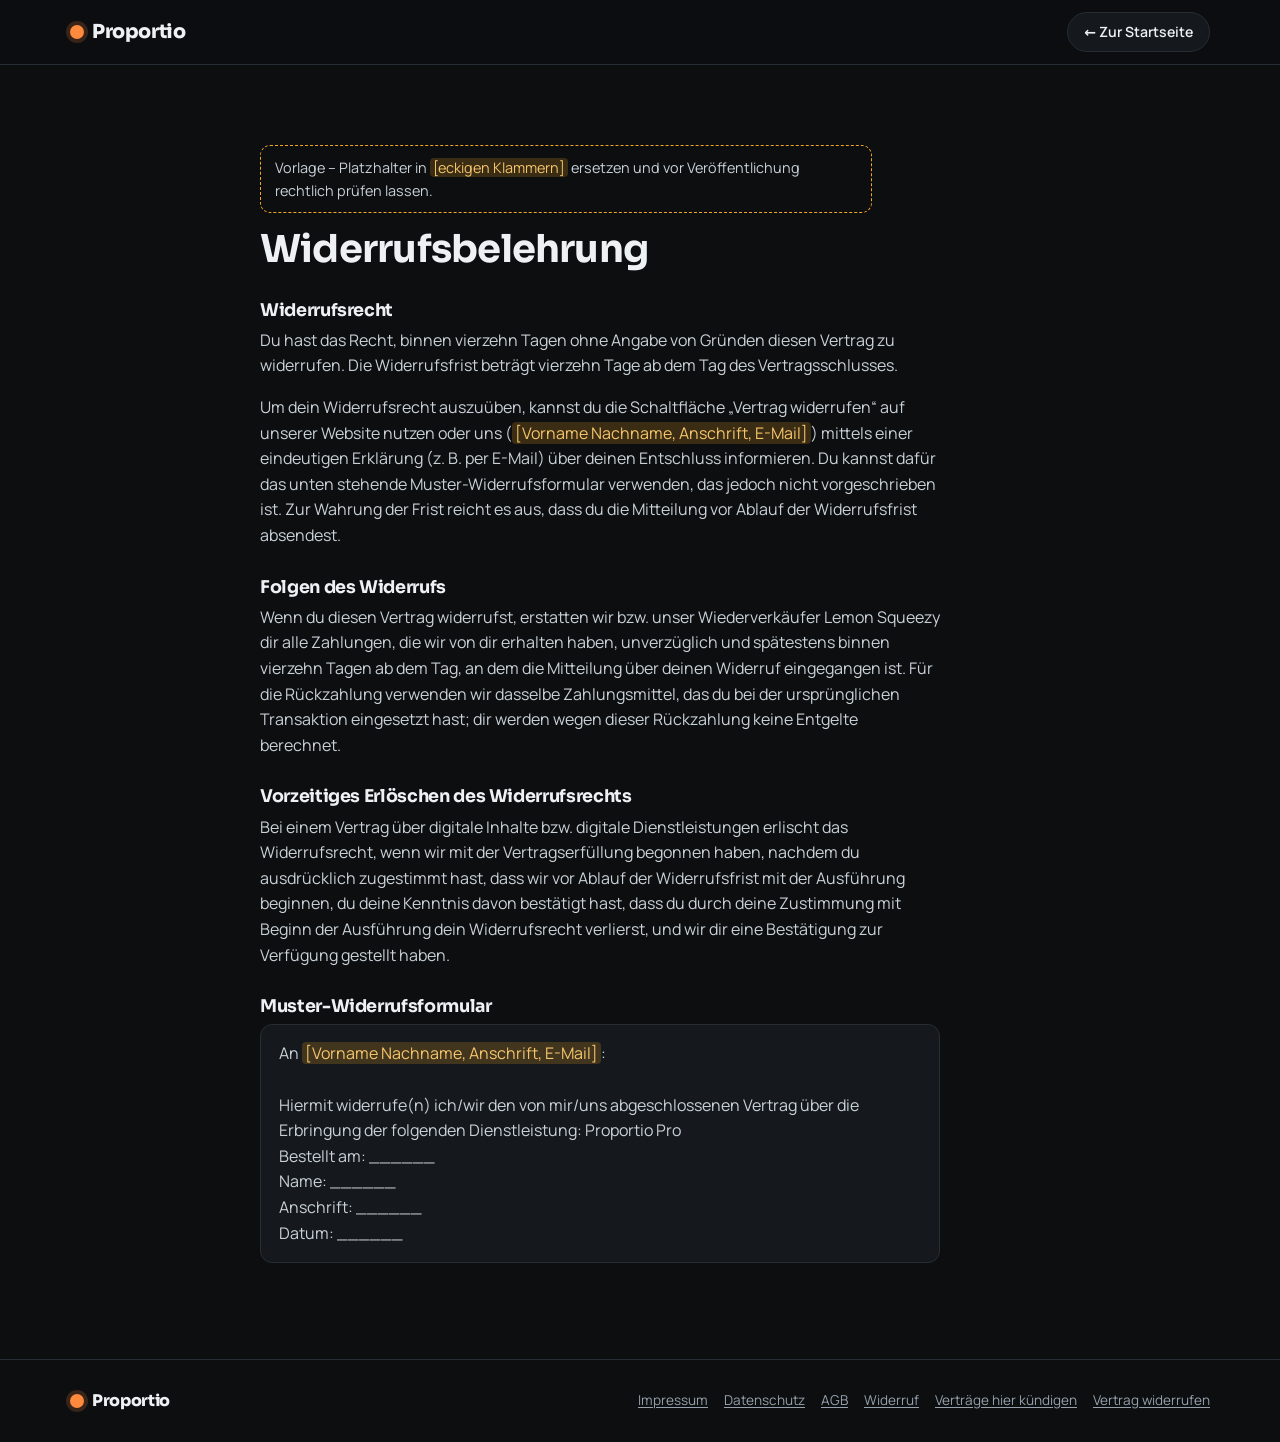
<file: widerruf.html>
<!doctype html>
<html lang="de">
<head>
  <meta charset="utf-8" />
  <meta name="viewport" content="width=device-width, initial-scale=1" />
  <title>Widerrufsbelehrung – Proportio</title>
  <meta name="robots" content="noindex" />
  <link rel="stylesheet" href="assets/fonts.css" />
  <link rel="stylesheet" href="styles.css" />
  <link rel="icon" href="data:image/svg+xml,%3Csvg xmlns='http://www.w3.org/2000/svg' viewBox='0 0 32 32'%3E%3Ccircle cx='16' cy='16' r='14' fill='%23ff8a3d'/%3E%3Cpath d='M10 13h4M18 13h4M12 21q4 3 8 0' stroke='white' stroke-width='2' fill='none' stroke-linecap='round'/%3E%3C/svg%3E" />
</head>
<body>
  <header class="nav">
    <div class="container nav-inner">
      <a class="logo" href="index.html"><span class="logo-dot"></span>Proportio</a>
      <a class="btn btn-ghost btn-sm" href="index.html">← Zur Startseite</a>
    </div>
  </header>
  <main class="section legal">
    <div class="container narrow">
      <p class="legal-draft">Vorlage – Platzhalter in <mark>[eckigen Klammern]</mark> ersetzen und vor Veröffentlichung rechtlich prüfen lassen.</p>
      <h1>Widerrufsbelehrung</h1>

      <h2>Widerrufsrecht</h2>
      <p>Du hast das Recht, binnen vierzehn Tagen ohne Angabe von Gründen diesen Vertrag zu widerrufen. Die Widerrufsfrist beträgt vierzehn Tage ab dem Tag des Vertragsschlusses.</p>
      <p>Um dein Widerrufsrecht auszuüben, kannst du die Schaltfläche „Vertrag widerrufen“ auf unserer Website nutzen oder uns (<mark>[Vorname Nachname, Anschrift, E-Mail]</mark>) mittels einer eindeutigen Erklärung (z. B. per E-Mail) über deinen Entschluss informieren. Du kannst dafür das unten stehende Muster-Widerrufsformular verwenden, das jedoch nicht vorgeschrieben ist. Zur Wahrung der Frist reicht es aus, dass du die Mitteilung vor Ablauf der Widerrufsfrist absendest.</p>
      <h2>Folgen des Widerrufs</h2>
      <p>Wenn du diesen Vertrag widerrufst, erstatten wir bzw. unser Wiederverkäufer Lemon Squeezy dir alle Zahlungen, die wir von dir erhalten haben, unverzüglich und spätestens binnen vierzehn Tagen ab dem Tag, an dem die Mitteilung über deinen Widerruf eingegangen ist. Für die Rückzahlung verwenden wir dasselbe Zahlungsmittel, das du bei der ursprünglichen Transaktion eingesetzt hast; dir werden wegen dieser Rückzahlung keine Entgelte berechnet.</p>
      <h2>Vorzeitiges Erlöschen des Widerrufsrechts</h2>
      <p>Bei einem Vertrag über digitale Inhalte bzw. digitale Dienstleistungen erlischt das Widerrufsrecht, wenn wir mit der Vertragserfüllung begonnen haben, nachdem du ausdrücklich zugestimmt hast, dass wir vor Ablauf der Widerrufsfrist mit der Ausführung beginnen, du deine Kenntnis davon bestätigt hast, dass du durch deine Zustimmung mit Beginn der Ausführung dein Widerrufsrecht verlierst, und wir dir eine Bestätigung zur Verfügung gestellt haben.</p>
      <h2>Muster-Widerrufsformular</h2>
      <p class="legal-box">An <mark>[Vorname Nachname, Anschrift, E-Mail]</mark>:<br /><br />Hiermit widerrufe(n) ich/wir den von mir/uns abgeschlossenen Vertrag über die Erbringung der folgenden Dienstleistung: Proportio Pro<br />Bestellt am: ______<br />Name: ______<br />Anschrift: ______<br />Datum: ______</p>
    </div>
  </main>
  <footer class="footer">
    <div class="container footer-inner">
      <span class="logo small"><span class="logo-dot"></span>Proportio</span>
      <nav class="footer-links"><a href="impressum.html">Impressum</a><a href="datenschutz.html">Datenschutz</a><a href="agb.html">AGB</a><a href="widerruf.html">Widerruf</a><a href="index.html#kuendigen">Verträge hier kündigen</a><a href="index.html#widerrufen">Vertrag widerrufen</a></nav>
    </div>
  </footer>
</body>
</html>
</file>
<file: assets/fonts.css>
/* Selbst gehostete Schriften (SIL Open Font License 1.1) – keine Verbindung zu Google beim Seitenaufruf */
@font-face { font-family: "Sora"; font-style: normal; font-weight: 600 800; font-display: swap; src: url("fonts/sora.woff2") format("woff2"); }
@font-face { font-family: "Manrope"; font-style: normal; font-weight: 400 700; font-display: swap; src: url("fonts/manrope.woff2") format("woff2"); }
@font-face { font-family: "JetBrains Mono"; font-style: normal; font-weight: 500 700; font-display: swap; src: url("fonts/jetbrains-mono.woff2") format("woff2"); }
</file>
<file: styles.css>
[hidden] { display: none !important; }
:root {
  color-scheme: dark;
  /* Layout: Messinstrument – Graphit-Flächen, Orange als Akzent, Türkis für Messlinien, Monospace für Zahlen */
  --bg: #0c0e10;
  --bg-alt: #111417;
  --card: #15191d;
  --card-2: #1b2026;
  --border: #262d34;
  --text: #eef1f3;
  --muted: #95a1ac;
  --primary: #ff8a3d;
  --primary-ink: #1d0e03;
  --primary-2: #2dd4bf;
  --font-display: Sora, "Segoe UI", system-ui, sans-serif;
  --font-body: Manrope, "Segoe UI", system-ui, sans-serif;
  --font-mono: "JetBrains Mono", ui-monospace, SFMono-Regular, Menlo, monospace;
  --good: #22c55e;
  --mid: #eab308;
  --bad: #ef4444;
  --radius: 16px;
}
* { box-sizing: border-box; }
html { scroll-behavior: smooth; }
body {
  margin: 0;
  font-family: var(--font-body);
  background: var(--bg);
  color: var(--text);
  line-height: 1.6;
  -webkit-font-smoothing: antialiased;
}
a { color: inherit; text-decoration: none; }
h1, h2, h3 { line-height: 1.15; margin: 0 0 .5em; font-family: var(--font-display); text-wrap: balance; letter-spacing: -.02em; }
h4 { font-family: var(--font-display); }
p { margin: 0 0 1em; }
.container { width: min(1140px, 100% - 32px); margin-inline: auto; }
.narrow { width: min(760px, 100% - 32px); }
.muted { color: var(--muted); }
.small { font-size: .85rem; }
.grad { color: var(--primary); }

/* NAV */
.nav { position: sticky; top: env(safe-area-inset-top, 0px); z-index: 50; backdrop-filter: blur(12px); background: rgba(12,14,16,.75); border-bottom: 1px solid var(--border); }
.nav-inner { display: flex; align-items: center; justify-content: space-between; height: 64px; gap: 16px; }
.logo { font-family: var(--font-display); font-weight: 800; font-size: 1.2rem; display: inline-flex; align-items: center; gap: 8px; letter-spacing: -.02em; }
.logo.small { font-size: 1rem; }
.logo-dot { width: 14px; height: 14px; border-radius: 50%; background: var(--primary); box-shadow: 0 0 0 4px rgba(255,138,61,.18); }
.nav-links { display: flex; gap: 28px; color: var(--muted); font-size: .95rem; }
.nav-links a:hover { color: var(--text); }
@media (max-width: 760px) { .nav-links { display: none; } }

/* BUTTONS */
.btn { display: inline-flex; align-items: center; justify-content: center; gap: 8px; padding: 12px 22px; border-radius: 999px; font-weight: 600; font-size: .95rem; border: 1px solid transparent; cursor: pointer; transition: transform .15s, box-shadow .15s, background .15s; font-family: inherit; color: var(--text); background: none; }
.btn:hover { transform: translateY(-1px); }
.btn:focus-visible, .tab:focus-visible, .seg-btn:focus-visible, .metric:focus-visible, .step-btn:focus-visible { outline: 2px solid var(--primary); outline-offset: 2px; }
.btn-primary { background: var(--primary); color: var(--primary-ink); box-shadow: 0 6px 24px rgba(255,138,61,.25); }
.btn-primary:hover { box-shadow: 0 8px 32px rgba(255,138,61,.5); }
.btn-ghost { border-color: var(--border); background: var(--card); }
.btn-ghost:hover { border-color: var(--primary); }
.btn-sm { padding: 8px 16px; font-size: .88rem; }
.link-btn { background: none; border: 0; color: var(--muted); cursor: pointer; font: inherit; text-decoration: underline; }

/* HERO */
.hero { padding: 80px 0 60px; background: radial-gradient(800px 400px at 80% 20%, rgba(255,138,61,.18), transparent 60%), radial-gradient(600px 300px at 10% 80%, rgba(34,211,238,.10), transparent 60%); }
.hero-grid { display: grid; grid-template-columns: 1.1fr .9fr; gap: 48px; align-items: center; }
.hero h1 { font-size: clamp(2.2rem, 5vw, 3.6rem); letter-spacing: -.03em; font-weight: 800; }
.lead { font-size: 1.1rem; color: var(--muted); max-width: 560px; }
.pill { display: inline-block; padding: 6px 14px; border-radius: 999px; border: 1px solid var(--border); background: var(--card); color: var(--muted); font-size: .82rem; margin-bottom: 18px; }
.hero-cta { display: flex; gap: 12px; flex-wrap: wrap; margin: 28px 0; }
.hero-stats { list-style: none; padding: 0; margin: 0; display: flex; gap: 36px; }
.hero-stats strong { display: block; font-size: 1.6rem; }
.hero-stats span { color: var(--muted); font-size: .85rem; }
.hero-visual { position: relative; display: grid; place-items: center; }
.face-svg { width: min(340px, 100%); filter: drop-shadow(0 0 40px rgba(255,138,61,.25)); }
.face-svg .guide { stroke: rgba(255,255,255,.12); stroke-dasharray: 4 6; }
.face-svg .feat { fill: none; stroke: #c9c9e0; stroke-width: 2; stroke-linecap: round; }
.face-svg .dot { fill: var(--primary-2); }
.face-svg .pts circle { fill: var(--primary); animation: pulse 2.4s infinite ease-in-out; }
@keyframes pulse { 50% { opacity: .35; } }
.score-chip, .tag-chip { position: absolute; background: var(--card); border: 1px solid var(--border); border-radius: 14px; padding: 10px 14px; box-shadow: 0 10px 30px rgba(0,0,0,.4); }
.score-chip { right: 4%; top: 8%; text-align: center; }
.score-chip span { display: block; color: var(--muted); font-size: .75rem; }
.score-chip strong { font-size: 1.6rem; }
.tag-chip { font-size: .82rem; }
.tag-chip.t1 { left: 0; top: 40%; }
.tag-chip.t2 { right: 0; bottom: 12%; }
@media (max-width: 900px) { .hero-grid { grid-template-columns: 1fr; } .hero-visual { order: -1; } .hero-stats { gap: 22px; } }

/* SECTIONS */
.section { padding: 80px 0; }
.section.alt { background: var(--bg-alt); border-block: 1px solid var(--border); }
.section-title { font-size: clamp(1.7rem, 3.4vw, 2.4rem); text-align: center; margin-bottom: 44px; letter-spacing: -.02em; }
.grid-3 { display: grid; grid-template-columns: repeat(3, 1fr); gap: 20px; }
@media (max-width: 900px) { .grid-3 { grid-template-columns: repeat(2, 1fr); } }
@media (max-width: 600px) { .grid-3 { grid-template-columns: 1fr; } }
.card { background: var(--card); border: 1px solid var(--border); border-radius: var(--radius); padding: 24px; }
.feature .ico { width: 44px; height: 44px; display: grid; place-items: center; border-radius: 12px; background: rgba(255,138,61,.15); color: var(--primary); font-size: 1.3rem; margin-bottom: 14px; }
.feature p, .steps p { color: var(--muted); margin: 0; }
.steps { list-style: none; padding: 0; margin: 0; display: grid; grid-template-columns: repeat(3, 1fr); gap: 20px; }
@media (max-width: 800px) { .steps { grid-template-columns: 1fr; } }
.step-n { display: inline-grid; place-items: center; width: 36px; height: 36px; border-radius: 50%; background: var(--primary); color: var(--primary-ink); font-family: var(--font-mono); font-weight: 700; margin-bottom: 12px; }

/* ANALYZER */
.analyzer { padding: 20px; }
.analyzer-controls { display: flex; justify-content: space-between; align-items: center; gap: 12px; flex-wrap: wrap; margin-bottom: 16px; }
.analyzer-actions { display: flex; gap: 10px; flex-wrap: wrap; }
.seg { display: inline-flex; background: var(--bg); border: 1px solid var(--border); border-radius: 999px; padding: 4px; }
.seg-btn { background: none; border: 0; color: var(--muted); padding: 8px 16px; border-radius: 999px; cursor: pointer; font: inherit; font-weight: 600; font-size: .9rem; }
.seg-btn.active { background: var(--card-2); color: var(--text); box-shadow: inset 0 0 0 1px var(--border); }
.dropzone { border: 2px dashed var(--border); border-radius: 14px; min-height: 240px; display: grid; place-items: center; background: var(--bg); transition: border-color .2s, background .2s; overflow: hidden; }
.dropzone.drag { border-color: var(--primary); background: rgba(255,138,61,.06); }
.dz-empty { text-align: center; padding: 40px 20px; }
.dz-icon { font-size: 2rem; width: 64px; height: 64px; margin: 0 auto 12px; display: grid; place-items: center; border-radius: 50%; background: var(--card); border: 1px solid var(--border); }
.dropzone video { max-width: 100%; max-height: 560px; display: block; transform: scaleX(-1); }
.mode-hint { margin: 0 0 12px; }
.stage-overlay { position: absolute; inset: 0; display: grid; place-content: center; justify-items: center; gap: 12px; background: rgba(12,14,16,.7); backdrop-filter: blur(2px); }
.spinner { width: 42px; height: 42px; border-radius: 50%; border: 4px solid var(--border); border-top-color: var(--primary); animation: spin 0.9s linear infinite; }
@keyframes spin { to { transform: rotate(360deg); } }
.cam-bar, .overlay-toggles { display: flex; gap: 12px; justify-content: center; margin-top: 14px; flex-wrap: wrap; }
.overlay-toggles { color: var(--muted); font-size: .9rem; gap: 20px; }
.overlay-toggles input { accent-color: var(--primary); }
.error { color: var(--bad); text-align: center; margin: 14px 0 0; }

/* RESULTS */
.workspace { scroll-margin-top: 80px; margin-top: 24px; display: grid; grid-template-columns: minmax(0, 0.95fr) minmax(0, 1.05fr); gap: 20px; align-items: start; }
.viewer-col { position: sticky; top: 80px; z-index: 5; }
.results-col { display: grid; gap: 16px; min-width: 0; }
.viewer { padding: 12px; display: grid; gap: 10px; }
.canvas-wrap { position: relative; border-radius: 12px; overflow: hidden; background: #07070c; }
.canvas-wrap canvas { display: block; width: 100%; height: auto; max-height: calc(100vh - 260px); object-fit: contain; margin: 0 auto; touch-action: manipulation; }
.canvas-wrap canvas.placing { cursor: crosshair; }
.viewer-caption { font-size: .9rem; color: var(--muted); min-height: 2.6em; display: flex; align-items: center; gap: 8px; flex-wrap: wrap; padding: 0 4px; }
.viewer-caption strong { color: var(--text); }
.viewer-tools { display: flex; gap: 16px; flex-wrap: wrap; align-items: center; color: var(--muted); font-size: .85rem; padding: 0 4px; }
.viewer-tools input { accent-color: var(--primary); }
.place-bar { display: flex; justify-content: space-between; align-items: center; gap: 12px; background: rgba(255,138,61,.12); border: 1px solid var(--primary); border-radius: 12px; padding: 10px 12px; }
.place-text { display: flex; gap: 12px; align-items: center; }
.place-text strong { display: block; }
.place-text span { color: var(--muted); font-size: .85rem; }
.place-step { flex: none; font-weight: 800; font-size: .85rem; background: var(--primary); color: #fff; border-radius: 999px; padding: 4px 10px; }
.metric { cursor: pointer; transition: border-color .15s, background .15s; }
.metric:hover, .metric.active { border-color: var(--primary); }
.metric.active { background: var(--card-2); box-shadow: 0 0 0 1px var(--primary); }
.info-group { margin: 28px 0 14px; color: var(--muted); font-size: 1rem; text-transform: uppercase; letter-spacing: .08em; }
@media (max-width: 900px) {
  .workspace { grid-template-columns: 1fr; }
  .viewer-col { top: 64px; }
  .viewer { padding: 8px; gap: 6px; }
  .canvas-wrap canvas { width: auto; max-width: 100%; max-height: 40vh; }
  .viewer-tools { font-size: .8rem; gap: 10px; }
  .viewer-caption { min-height: 2.2em; font-size: .82rem; }
}
.results-head { display: flex; gap: 24px; align-items: center; flex-wrap: wrap; }
.ring-wrap { position: relative; width: 120px; height: 120px; flex: none; }
.ring { width: 100%; height: 100%; transform: rotate(-90deg); }
.ring-bg { fill: none; stroke: var(--border); stroke-width: 10; }
.ring-fg { fill: none; stroke: url(#none); stroke: var(--primary); stroke-width: 10; stroke-linecap: round; stroke-dasharray: 326.7; stroke-dashoffset: 326.7; transition: stroke-dashoffset 1.2s ease, stroke .3s; }
.ring-label { position: absolute; inset: 0; display: grid; place-content: center; text-align: center; }
.ring-label strong { font-size: 2.4rem; line-height: 1; }
.ring-label span { color: var(--muted); font-size: .85rem; }
.results-summary { flex: 1; min-width: 240px; }
.sub-scores { display: grid; grid-template-columns: repeat(auto-fit, minmax(150px, 1fr)); gap: 10px; margin: 12px 0 16px; }
.sub { background: var(--bg); border: 1px solid var(--border); border-radius: 12px; padding: 10px 12px; }
.sub span { color: var(--muted); font-size: .8rem; display: block; }
.sub strong { font-size: 1.15rem; }
.results-actions { display: flex; gap: 10px; flex-wrap: wrap; }
.tabs { display: flex; gap: 8px; flex-wrap: wrap; }
.tab { background: var(--card); border: 1px solid var(--border); color: var(--muted); padding: 8px 16px; border-radius: 999px; cursor: pointer; font: inherit; font-size: .9rem; }
.tab.active { color: var(--text); border-color: var(--primary); background: rgba(255,138,61,.12); }
.metrics-grid { display: grid; grid-template-columns: repeat(auto-fill, minmax(240px, 1fr)); gap: 12px; }
.metric { padding: 16px; }
.metric { display: flex; flex-direction: column; gap: 10px; }
.metric-top { display: flex; justify-content: space-between; align-items: baseline; gap: 8px; }
.metric h4 { margin: 0; font-size: 1rem; }
.metric .val { font-size: 1.4rem; font-weight: 700; }
.badge { font-size: .78rem; font-weight: 700; padding: 3px 10px; border-radius: 999px; white-space: nowrap; }
.badge.good { background: rgba(34,197,94,.15); color: var(--good); }
.badge.mid { background: rgba(234,179,8,.15); color: var(--mid); }
.badge.bad { background: rgba(239,68,68,.15); color: var(--bad); }
.scale { position: relative; height: 8px; border-radius: 99px; background: var(--bg); border: 1px solid var(--border); }
.scale .ideal { position: absolute; top: -1px; bottom: -1px; background: rgba(34,197,94,.35); border-radius: 99px; }
.scale .marker { position: absolute; top: 50%; width: 14px; height: 14px; border-radius: 50%; background: var(--text); transform: translate(-50%, -50%); box-shadow: 0 0 0 3px var(--card); }
.scale-legend { display: flex; justify-content: space-between; font-size: .75rem; color: var(--muted); }
.metric p { color: var(--muted); font-size: .9rem; margin: 0; }
.tips ul { margin: 0; padding-left: 20px; display: grid; gap: 8px; }
.tips li strong { color: var(--text); }
.tips li { color: var(--muted); }
.disclaimer { color: var(--muted); font-size: .82rem; text-align: center; max-width: 760px; margin: 0 auto; }

/* HISTORY */
.history { margin-top: 20px; }
.history-head { display: flex; justify-content: space-between; align-items: center; }
.history-list { display: flex; gap: 12px; overflow-x: auto; padding-bottom: 6px; }
.hist-item { flex: none; width: 120px; text-align: center; background: var(--bg); border: 1px solid var(--border); border-radius: 12px; padding: 8px; }
.hist-item img { width: 100%; aspect-ratio: 1; object-fit: cover; border-radius: 8px; }
.hist-item strong { display: block; }
.hist-item span { font-size: .75rem; color: var(--muted); }

/* FAQ */
.faq { background: var(--card); border: 1px solid var(--border); border-radius: 14px; padding: 18px 22px; margin-bottom: 12px; }
.faq summary { cursor: pointer; font-weight: 600; list-style: none; display: flex; justify-content: space-between; }
.faq summary::after { content: "+"; color: var(--primary); font-size: 1.3rem; line-height: 1; }
.faq[open] summary::after { content: "–"; }
.faq p { color: var(--muted); margin: 12px 0 0; }

/* FOOTER */
.footer { border-top: 1px solid var(--border); padding: 28px 0; }
.footer-inner { display: flex; justify-content: space-between; align-items: center; gap: 12px; flex-wrap: wrap; }

/* EXPORT MODAL */
.modal { position: fixed; inset: 0; z-index: 100; background: rgba(0,0,0,.7); display: grid; place-items: center; padding: 16px; }
.modal-box { max-width: 520px; width: 100%; max-height: 90vh; overflow: auto; display: grid; gap: 12px; }
.modal-box img { width: 100%; border-radius: 10px; }

/* ZAHLEN */
.hero-stats strong, .score-chip strong, .ring-label strong, .sub strong, .metric .val, .badge, .scale-legend, .step-count, .cap-val, .place-step, .hist-item strong { font-family: var(--font-mono); font-variant-numeric: tabular-nums; }
.metric .val { font-weight: 600; letter-spacing: -.02em; }

/* BEISPIEL */
.sample-row { display: flex; gap: 10px; align-items: center; justify-content: center; flex-wrap: wrap; margin-top: 14px; }

/* GESICHTSFORM */
.shape-chip { display: grid; gap: 2px; background: var(--bg); border: 1px solid var(--border); border-left: 3px solid var(--primary); border-radius: 10px; padding: 10px 14px; margin: 4px 0 12px; font-size: .88rem; }
.shape-chip strong { font-family: var(--font-display); font-size: 1.05rem; }
.shape-label { font-size: .72rem; text-transform: uppercase; letter-spacing: .1em; color: var(--muted); }
.shape-tip { color: var(--primary-2); }
.shape-chip:empty { display: none; }

/* STÄRKEN / POTENZIAL */
.insights { display: grid; grid-template-columns: 1fr 1fr; gap: 12px; }
@media (max-width: 1100px) { .insights { grid-template-columns: 1fr; } }
.insight { padding: 16px; }
.insight h3 { font-size: 1rem; display: flex; align-items: center; gap: 8px; }
.insight ul { list-style: none; margin: 0; padding: 0; display: grid; gap: 6px; }
.insight li { display: grid; gap: 2px; padding: 8px 10px; border-radius: 10px; color: var(--muted); font-size: .86rem; cursor: pointer; transition: background .15s; }
.insight li:hover, .insight li:focus-visible { background: var(--card-2); outline: none; }
.ins-top { display: flex; justify-content: space-between; gap: 8px; align-items: center; color: var(--text); }
.dot { width: 9px; height: 9px; border-radius: 50%; display: inline-block; }
.dot.good { background: var(--good); } .dot.warn { background: var(--primary); }

/* CAPTION / STEPPER */
.viewer-caption { justify-content: space-between; }
.cap-main { display: flex; flex-wrap: wrap; align-items: center; gap: 6px 10px; min-width: 0; flex: 1; }
.cap-val { color: var(--text); font-weight: 600; }
.cap-ideal { color: var(--muted); font-size: .82rem; }
.stepper { display: inline-flex; align-items: center; gap: 4px; flex: none; }
.step-btn { width: 34px; height: 34px; border-radius: 50%; border: 1px solid var(--border); background: var(--card-2); color: var(--text); font-size: 1.2rem; line-height: 1; cursor: pointer; display: grid; place-items: center; }
.step-btn:hover { border-color: var(--primary); color: var(--primary); }
.step-count { font-size: .8rem; color: var(--muted); min-width: 42px; text-align: center; }
.scan-dot { width: 8px; height: 8px; border-radius: 50%; background: var(--primary-2); box-shadow: 0 0 0 0 rgba(45,212,191,.6); animation: ping 1.2s infinite; }
@keyframes ping { 70% { box-shadow: 0 0 0 10px rgba(45,212,191,0); } 100% { box-shadow: 0 0 0 0 rgba(45,212,191,0); } }

/* ERGEBNISSE EINBLENDEN */
.results-col:not([hidden]) > * { animation: rise .5s ease both; }
.results-col > *:nth-child(2) { animation-delay: .08s; } .results-col > *:nth-child(3) { animation-delay: .14s; } .results-col > *:nth-child(4) { animation-delay: .2s; }
@keyframes rise { from { opacity: 0; transform: translateY(10px); } }
@media (prefers-reduced-motion: reduce) { *, *::before, *::after { animation: none !important; transition: none !important; scroll-behavior: auto !important; } }

/* ===================== ABO / PRO ===================== */
.nav-actions { display: flex; gap: 8px; align-items: center; }
#accountBtn.is-pro { border-color: var(--primary); color: var(--primary); }
@media (max-width: 480px) { .nav-actions .btn-primary { display: none; } }
body:not(.demo) [data-demo-only] { display: none !important; }

/* Preise */
.section-sub { text-align: center; max-width: 620px; margin: -28px auto 28px; }
.billing-toggle { display: flex; width: max-content; margin: 0 auto 28px; }
.save-tag { font-size: .72rem; font-weight: 700; color: var(--primary); margin-left: 4px; }
.plans { display: grid; grid-template-columns: repeat(2, minmax(0, 380px)); gap: 20px; justify-content: center; }
@media (max-width: 760px) { .plans { grid-template-columns: minmax(0, 1fr); } }
.plan { position: relative; display: flex; flex-direction: column; gap: 6px; padding: 28px; }
.plan h3 { font-size: 1.15rem; margin: 0; }
.plan-pro { border-color: var(--primary); box-shadow: 0 0 0 1px var(--primary), 0 24px 60px -24px rgba(255,138,61,.35); }
.plan-badge { position: absolute; top: -12px; right: 20px; background: var(--primary); color: var(--primary-ink); font-size: .75rem; font-weight: 800; padding: 4px 12px; border-radius: 999px; }
.plan-price { margin: 8px 0 0; font-size: 1rem; color: var(--muted); }
.plan-price strong { font-family: var(--font-mono); font-size: 2.4rem; color: var(--text); letter-spacing: -.03em; }
.plan-note { margin: 0 0 8px; font-size: .88rem; color: var(--primary-2); min-height: 1.4em; }
.plan-list { list-style: none; margin: 8px 0 20px; padding: 0; display: grid; gap: 10px; flex: 1; }
.plan-list li { padding-left: 26px; position: relative; font-size: .95rem; }
.plan-list li::before { content: "✓"; position: absolute; left: 0; color: var(--good); font-weight: 800; }
.plan-list li.off { color: var(--muted); opacity: .6; }
.plan-list li.off::before { content: "–"; color: var(--muted); }
.plan-cta { width: 100%; }
.plan-fine { font-size: .78rem; text-align: center; margin: 10px 0 0; }

/* Gesperrte Werte */
.metric.locked { cursor: pointer; position: relative; overflow: hidden; }
.metric.locked:hover { border-color: var(--primary); }
.blurred { filter: blur(7px); user-select: none; opacity: .7; }
.badge.pro { background: rgba(255,138,61,.15); color: var(--primary); letter-spacing: .06em; }
.unlock { display: inline-flex; align-items: center; gap: 6px; color: var(--primary); font-weight: 700; font-size: .85rem; }
.unlock svg { width: 14px; height: 14px; }
.insights { position: relative; }
.insights.locked ul { filter: blur(6px); user-select: none; pointer-events: none; }
.insights.locked::after { content: "Stärken, Potenzial & Tipps mit Pro freischalten"; position: absolute; inset: 0; display: grid; place-items: center; text-align: center; padding: 20px; font-weight: 700; color: var(--text); background: linear-gradient(transparent, rgba(12,14,16,.6) 40%); border-radius: var(--radius); cursor: pointer; }

/* Modals */
.modal { backdrop-filter: blur(4px); }
.pay-box { position: relative; max-width: 460px; gap: 14px; padding: 28px; }
.pay-box h3 { font-size: 1.35rem; margin: 0; }
.pay-box p { margin: 0; }
.pay-box.center { text-align: center; justify-items: center; }
.modal-x { position: absolute; top: 12px; right: 14px; background: none; border: 0; color: var(--muted); font-size: 1.6rem; line-height: 1; cursor: pointer; padding: 4px 8px; border-radius: 8px; }
.modal-x:hover { color: var(--text); background: var(--card-2); }
.test-banner { background: repeating-linear-gradient(-45deg, rgba(245,165,36,.16) 0 10px, rgba(245,165,36,.08) 10px 20px); border: 1px dashed #f5a524; color: #f5c56b; font-weight: 700; font-size: .82rem; text-align: center; padding: 8px; border-radius: 10px; }
.pw-plans { display: grid; gap: 10px; }
.pw-plan { display: flex; gap: 12px; align-items: center; border: 1px solid var(--border); border-radius: 12px; padding: 12px 14px; cursor: pointer; background: var(--bg); }
.pw-plan:has(input:checked) { border-color: var(--primary); box-shadow: 0 0 0 1px var(--primary); }
.pw-plan input { accent-color: var(--primary); width: 18px; height: 18px; }
.pw-plan > span { display: grid; grid-template-columns: 1fr auto; gap: 2px 12px; flex: 1; }
.pw-plan em { font-style: normal; font-family: var(--font-mono); font-weight: 700; }
.pw-plan small { grid-column: 1 / -1; color: var(--muted); }
.checkout { display: grid; gap: 12px; }
.checkout label { display: grid; gap: 6px; font-size: .85rem; color: var(--muted); }
.checkout input:not([type=checkbox]) { font: inherit; color: var(--text); background: var(--bg); border: 1px solid var(--border); border-radius: 10px; padding: 11px 12px; width: 100%; }
.checkout input:focus { outline: 2px solid var(--primary); outline-offset: 1px; }
.checkout input[readonly] { color: var(--muted); font-family: var(--font-mono); }
.checkout-demo { display: grid; gap: 12px; }
.co-row { display: grid; grid-template-columns: 1fr 1fr; gap: 12px; }
.checkout .consent { display: flex; gap: 10px; align-items: flex-start; color: var(--text); font-size: .85rem; }
.consent input { accent-color: var(--primary); margin-top: 3px; width: 16px; height: 16px; flex: none; }
.co-legal a, .footer-links a { color: inherit; text-decoration: underline; text-underline-offset: 2px; }
.co-submit { width: 100%; padding: 14px; font-size: 1rem; }
.co-submit:disabled { opacity: .7; cursor: progress; transform: none; }
.pw-restore { justify-self: center; font-size: .88rem; }
.checkout .error { text-align: left; margin: 0; }
.success-icon { width: 64px; height: 64px; border-radius: 50%; display: grid; place-items: center; font-size: 2rem; font-weight: 800; background: rgba(34,197,94,.15); color: var(--good); }
.key-box { font-family: var(--font-mono); background: var(--bg); border: 1px dashed var(--border); border-radius: 10px; padding: 10px 14px; user-select: all; }
.acct { display: grid; gap: 0; margin: 0; }
.acct div { display: flex; justify-content: space-between; gap: 16px; padding: 10px 0; border-bottom: 1px solid var(--border); font-size: .92rem; }
.acct dt { color: var(--muted); }
.acct dd { margin: 0; text-align: right; font-weight: 600; overflow-wrap: anywhere; }
.acct-actions { display: flex; gap: 12px; flex-wrap: wrap; align-items: center; justify-content: space-between; }
.success-line { color: var(--good); }
#cancelBody { display: grid; gap: 14px; }

/* Toast */
.toast { position: fixed; left: 50%; bottom: calc(24px + env(safe-area-inset-bottom, 0px)); transform: translateX(-50%); z-index: 200; background: var(--card-2); border: 1px solid var(--primary); color: var(--text); padding: 12px 18px; border-radius: 12px; box-shadow: 0 12px 40px rgba(0,0,0,.5); font-weight: 600; max-width: calc(100% - 32px); animation: rise .3s ease both; }

/* Footer */
.footer-links { display: flex; gap: 16px; flex-wrap: wrap; font-size: .85rem; color: var(--muted); }
.footer-links .link-btn { font-size: .85rem; font-weight: 700; color: var(--text); }

/* RECHTSTEXTE */
.legal h1 { font-size: clamp(1.8rem, 4vw, 2.4rem); margin-bottom: 24px; }
.legal h2 { font-size: 1.1rem; margin: 28px 0 8px; }
.legal p { color: #c9d1d8; max-width: 68ch; }
.legal mark { background: rgba(245,165,36,.2); color: #f5c56b; padding: 0 3px; border-radius: 4px; }
.legal-draft { border: 1px dashed #f5a524; color: #f5c56b; padding: 10px 14px; border-radius: 10px; font-size: .9rem; }
.legal-box { background: var(--card); border: 1px solid var(--border); border-radius: 12px; padding: 16px 18px; }
.wd-text { white-space: pre-wrap; font-size: .82rem; margin: 0; }
</file>
